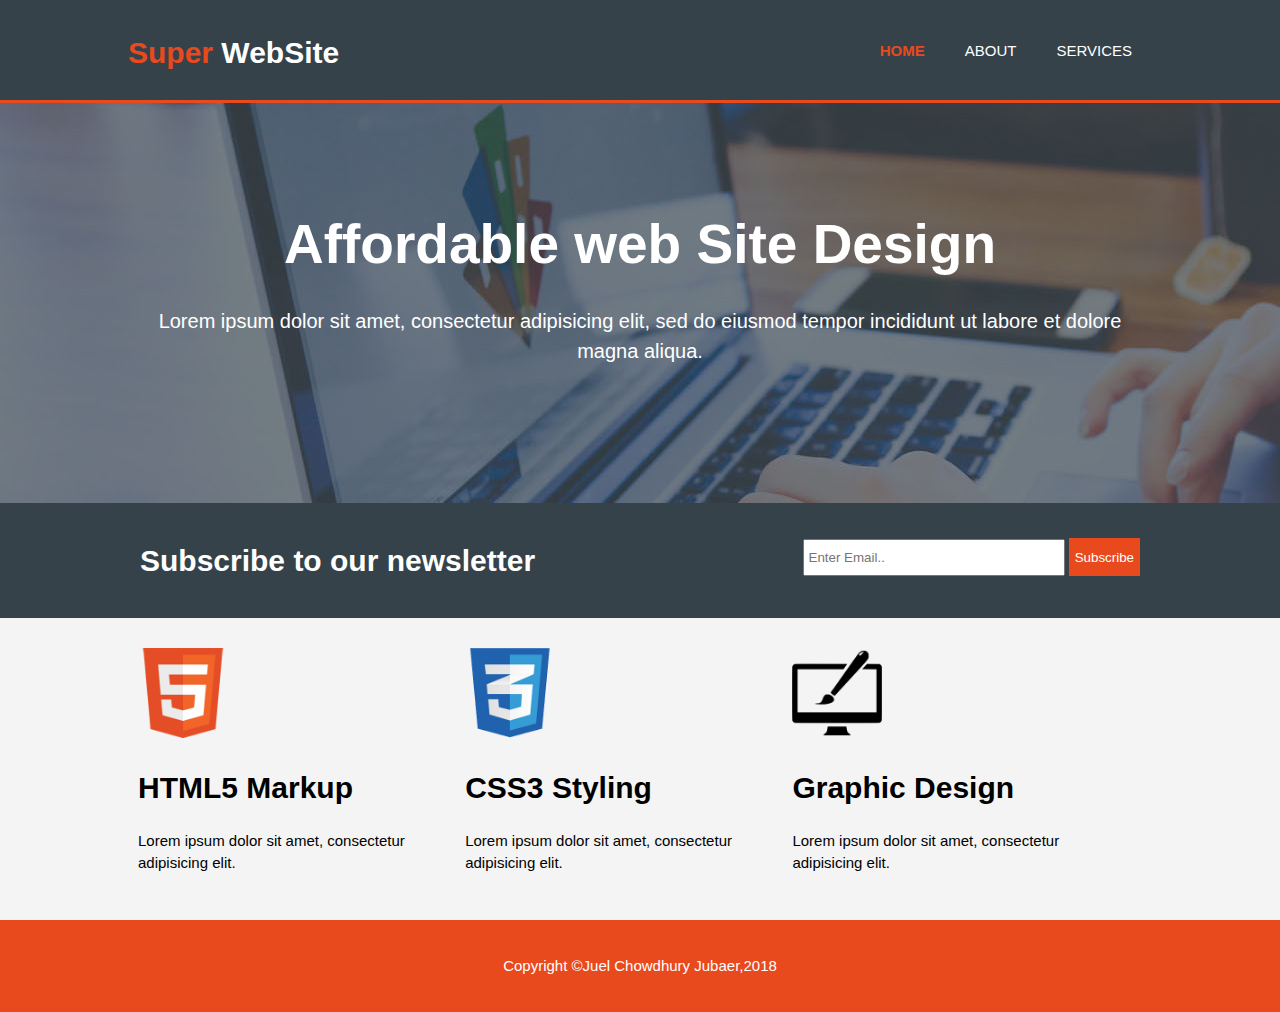
<file: acme/index.html>
<!DOCTYPE html>
<html>
<head>
	<meta charset="utf-8" />
	<meta name="viewport" content="width=device-width, initial-scale=1.0">
	<meta name="description" content="My web site">
	<meta name="keywords" content="web site, web guide">
	<meta name="author" content="Juel Chowdhury">
	<title>My Website|Home</title>
	<link rel="stylesheet" type="text/css" href="css/style.css">
</head>
<body>
	<header>
		<div class="container">
			<div id="branding">
				<h1><span class="highlight">Super</span> WebSite</h1>
			</div>
			<nav>
				<ul>
					<li class="current"><a href="index.html">Home</a></li>
					<li><a href="about.html">About</a></li>
					<li><a href="services.html">Services</a></li>
				</ul>
			</nav>
		</div>
	</header>

	<section id="showcase">
		<div class="container">
			<h1>Affordable web Site Design</h1>
			<p>Lorem ipsum dolor sit amet, consectetur adipisicing elit, sed do eiusmod
			tempor incididunt ut labore et dolore magna aliqua.</p>
		</div>
	</section>

	<section id="newsletter">
		<div class="container">
			<h1>Subscribe to our newsletter</h1>
			<form action="" method="post">
				<input type="email" placeholder="Enter Email.." />
				<input type="submit" class="button-1" value="Subscribe" />
			</form>
		</div>
	</section>

	<section id="boxes">
		<div class="container">
			<div class="box">
				<img src="img/news_html.png">
				<h1>HTML5 Markup</h1>
				<p>Lorem ipsum dolor sit amet, consectetur adipisicing elit.</p>
			</div>
			<div class="box">
				<img src="img/news_css.jpg">
				<h1>CSS3 Styling</h1>
				<p>Lorem ipsum dolor sit amet, consectetur adipisicing elit.</p>
			</div>
			<div class="box">
				<img src="img/news_graphic.png">
				<h1>Graphic Design</h1>
				<p>Lorem ipsum dolor sit amet, consectetur adipisicing elit.</p>
			</div>
		</div>
	</section>

	<footer>
		<div class="container">
			<p>Copyright &copy;Juel Chowdhury Jubaer,2018</p>
		</div>
	</footer>
</body>
</html>
</file>
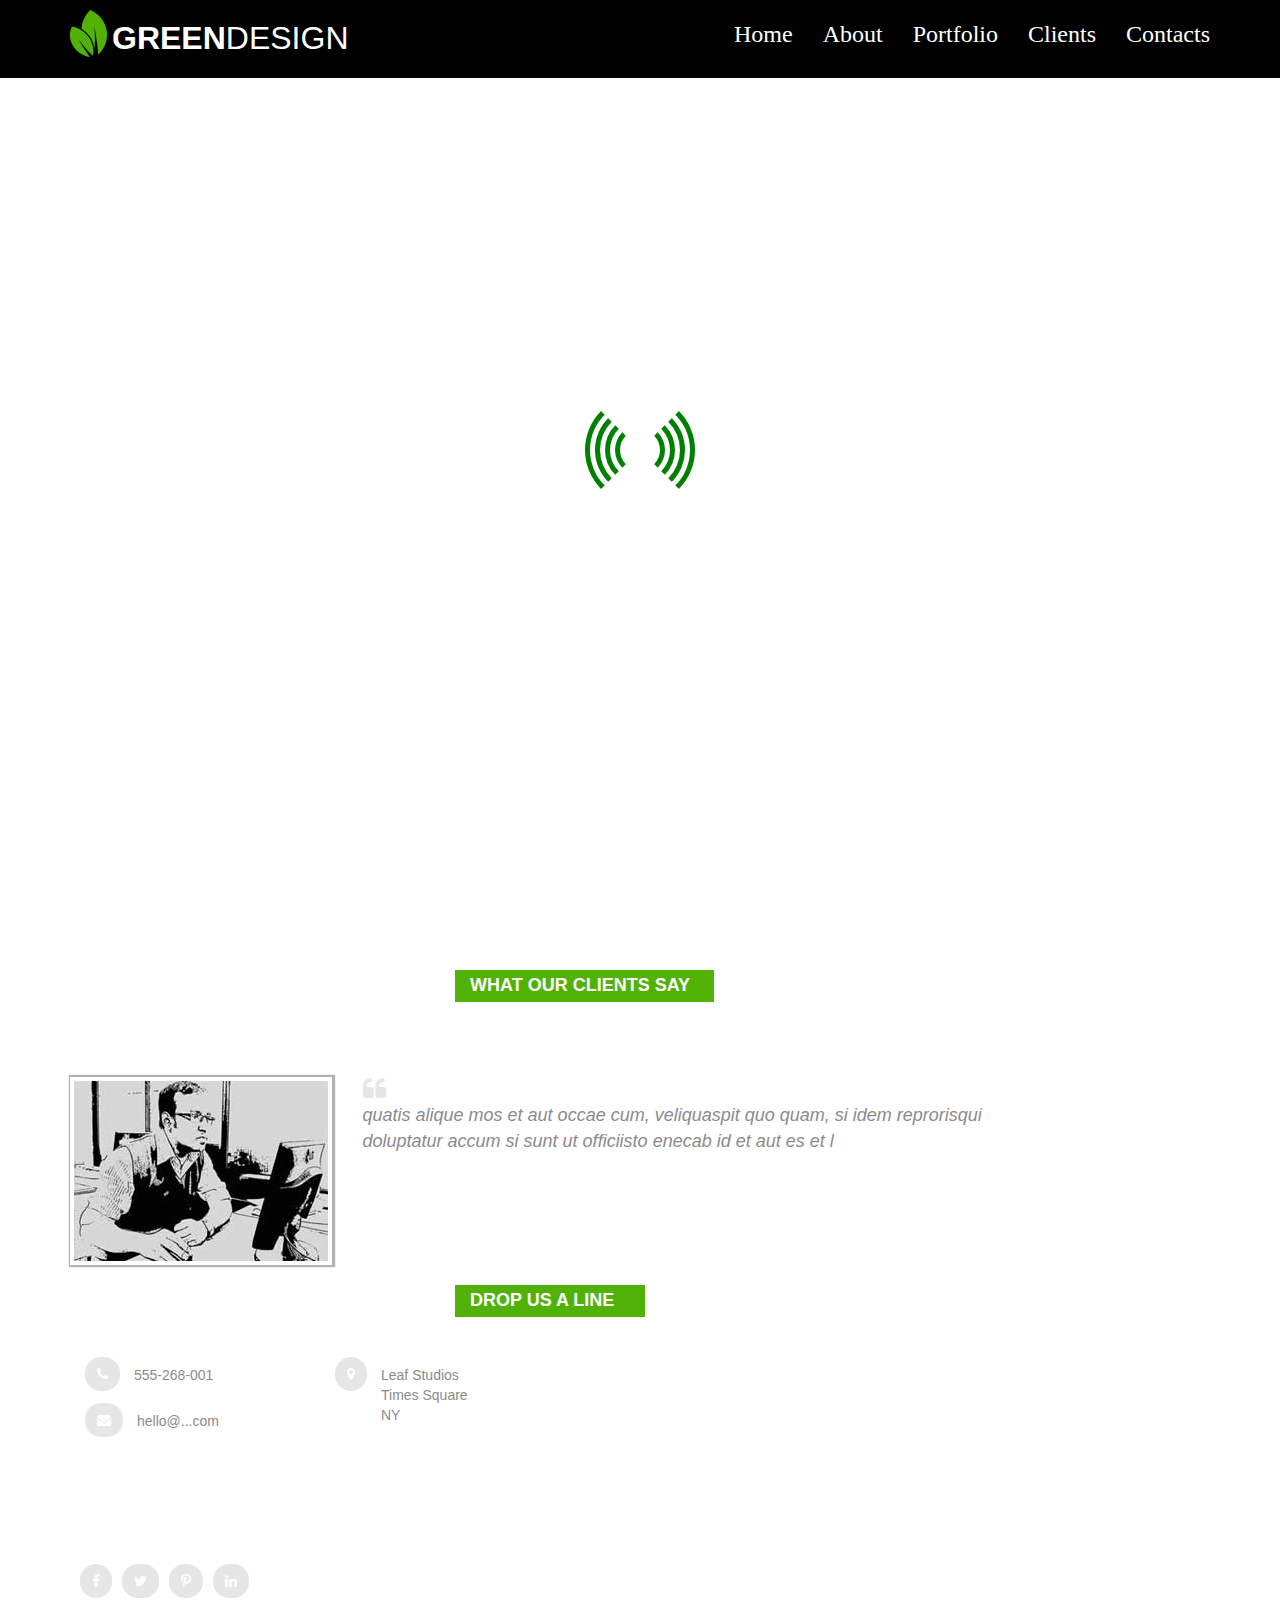
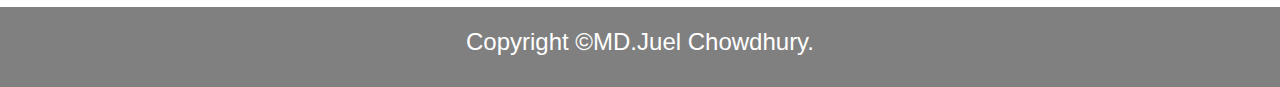
<file: Green Design/index.html>
<!doctype html>
<html class="no-js" lang="">
    <head>
        <meta charset="utf-8">
        <meta http-equiv="x-ua-compatible" content="ie=edge">
        <title>A webpage</title>
        <meta name="description" content="">
        <meta name="viewport" content="width=device-width, initial-scale=1">

        <link rel="apple-touch-icon" href="apple-touch-icon.png">
        <!-- Place favicon.ico in the root directory -->

        <link rel="stylesheet" href="css/font-awesome.min.css">
        <link rel="stylesheet" href="css/bootstrap.css">
        <link rel="stylesheet" href="css/normalize.css">
        <link rel="stylesheet" href="css/page_loader.css">
        <link rel="stylesheet" href="css/main.css">
        <script src="js/vendor/modernizr-2.8.3.min.js"></script>
    </head>
    <body>
        <!--[if lt IE 8]>
            <p class="browserupgrade">You are using an <strong>outdated</strong> browser. Please <a href="http://browsehappy.com/">upgrade your browser</a> to improve your experience.</p>
        <![endif]-->

        <!-- Add your site or application content here -->
<div id="loading">
<div id="loading-center">
<div id="loading-center-absolute">
<div class="object" id="object_four"></div>
<div class="object" id="object_three"></div>
<div class="object" id="object_two"></div>
<div class="object" id="object_one"></div>

</div>
</div>
 
</div>
        
        <header class='headsection'>
            <div class="container">
                <nav class="navbar navbar-default navbar-fixed-top">
                <div class="container">
                <!-- Brand and toggle get grouped for better mobile display -->
                <div class="navbar-header">
                  <button type="button" class="navbar-toggle collapsed" data-toggle="collapse" data-target="#bs-example-navbar-collapse-1" aria-expanded="false">
                    <span class="sr-only">Toggle navigation</span>
                    <span class="icon-bar"></span>
                    <span class="icon-bar"></span>
                    <span class="icon-bar"></span>
                  </button>
                  <div class="logosection">
                      <img src="img/logo.png" alt="Logo">
                      <h1><span>Green</span>Design</h1>
                  </div>
                </div>

                <!-- Collect the nav links, forms, and other content for toggling -->
                <div class="collapse navbar-collapse" id="bs-example-navbar-collapse-1">
                  <ul class="nav navbar-nav navbar-right">
                    <li><a href="#">Home</a></li>
                    <li><a href="#">About</a></li>
                    <li><a href="#">Portfolio</a></li>
                    <li><a href="#">Clients</a></li>
                    <li><a href="#">Contacts</a></li>
                  </ul>
                </div><!-- /.navbar-collapse -->
                </div>
            </nav>
            </div>
        </header>
        <section class="bannersection">
            <div class="container">
                <div class="banner">
                    <h2>We know web design</h2>
                    <p>With over 15 years experience you can be sure your website is in safe hands</p>
                    <button class="btn btn-default">View our work</button>
                </div>
            </div>
        </section>
        <section class="servicesection">
            <div class="container">
                <div class="service">
                    <div class="row">
                        <div class="col-md-4">
                            <i class="fa fa-desktop" aria-hidden="true"></i>
                            <h2>Web design</h2>
                            <p>quatis alique mos et aut occae cum, veliquaspit quo quam, si idem reprorisqui doluptatur accum si sunt ut officiisto enecab id et aut es et laboribusam endi rerum as minullorent officiatum non cuscium quuntem</p>
                        </div>
                        <div class="col-md-4">
                            <i class="fa fa-shopping-basket" aria-hidden="true"></i>
                            <h2>E-commerce</h2>
                            <p>quatis alique mos et aut occae cum, veliquaspit quo quam, si idem reprorisqui doluptatur accum si sunt ut officiisto enecab id et aut es et laboribusam endi rerum as minullorent officiatum non cuscium quuntem</p>
                        </div>
                        <div class="col-md-4">
                            <i class="fa fa-clock-o" aria-hidden="true"></i>
                            <h2>SEO</h2>
                            <p>quatis alique mos et aut occae cum, veliquaspit quo quam, si idem reprorisqui doluptatur accum si sunt ut officiisto enecab id et aut es et laboribusam endi rerum as minullorent officiatum non cuscium quuntem</p>
                        </div>
                    </div>
                </div>
            </div>
        </section>
        <section class="testimonialsection">
            <div class="container">
                <div class="testimonial">
                    <h2>What our clients say</h2>
                    <div class="row content">
                        <div class="col-md-3">
                            <img src="img/client1.jpg" alt="Client">
                        </div>
                        <div class="col-md-9">
                            <i class="fa fa-quote-left" aria-hidden="true"></i>
                            <p>quatis alique mos et aut occae cum, veliquaspit quo quam, si idem reprorisqui doluptatur accum si sunt ut officiisto enecab id et aut es et l</p>
                        </div>
                    </div>  
                    <h3>Drop us a line</h3>
                </div>
            </div>
        </section>
        <section class="socialsection">
            <div class="container">
                <div class="row">
                    <div class="col-md-8 contact">
                            <div class="col-md-4">
                                <div class="phone">
                                    <i class="fa fa-phone" aria-hidden="true"></i>
                                    <p>555-268-001</p>
                                </div>
                                <div class="message">
                                    <i class="fa fa-envelope" aria-hidden="true"></i>
                                    <p>hello@...com</p>
                                </div>
                            </div>
                            <div class="col-md-8 location">
                                <i class="fa fa-map-marker" aria-hidden="true"></i>
                                <p>Leaf Studios<br/>
                                    Times Square<br/>
                                    NY
                                </p>
                            </div>
                            <div class="social_button">
                                <i class="fa fa-facebook" aria-hidden="true"></i>
                                <i class="fa fa-twitter" aria-hidden="true"></i>
                                <i class="fa fa-pinterest-p" aria-hidden="true"></i>
                                <i class="fa fa-linkedin" aria-hidden="true"></i>
                            </div>
                            
                        </div>
                        <div class="col-md-4">
                            <div id="map"></div>
                        </div>
                    </div>
                    
                </div>

        </section>

        <footer>
            <div class="container">
                <p>Copyright &copy;MD.Juel Chowdhury.</p>
            </div>
        </footer>
        <div class="scrollToUp" id="scrollToUp">
            <i class="fa fa-arrow-circle-up" aria-hidden="true"></i>
        </div>

        <script src="https://code.jquery.com/jquery-1.12.0.min.js"></script>
        <script>window.jQuery || document.write('<script src="js/vendor/jquery-1.12.0.min.js"><\/script>')</script>
         <script src="http://maps.google.com/maps/api/js"></script>
         <script src="js/gmaps.js"></script>
        <script src="js/bootstrap.min.js"></script>
        <script src="js/plugins.js"></script>
        <script src="js/main.js"></script>

        <!-- Google Analytics: change UA-XXXXX-X to be your site's ID. -->
        <script>
            (function(b,o,i,l,e,r){b.GoogleAnalyticsObject=l;b[l]||(b[l]=
            function(){(b[l].q=b[l].q||[]).push(arguments)});b[l].l=+new Date;
            e=o.createElement(i);r=o.getElementsByTagName(i)[0];
            e.src='https://www.google-analytics.com/analytics.js';
            r.parentNode.insertBefore(e,r)}(window,document,'script','ga'));
            ga('create','UA-XXXXX-X','auto');ga('send','pageview');
        </script>

        <script type="text/javascript">

        //scroll function
        $(window).scroll(function(){
            if($(this).scrollTop()>300){
                $('#scrollToUp').fadeIn();
            }
            else{
                $('#scrollToUp').fadeOut();
            }
        });

        $('#scrollToUp').click(function(){
            $("html, body").animate({
                scrollTop:0},500);
        })




        var map;
        $(document).ready(function(){
          map = new GMaps({
            el: '#map',
            zoom: 16,
            lat: 42.2285893,
            lng: -76.6590314,
            scrollwheel:false,
            click: function(e){
              alert('click');
            },
            dragend: function(e){
              alert('dragend');
            }
          });
        });
  </script>
    </body>
</html>
</file>
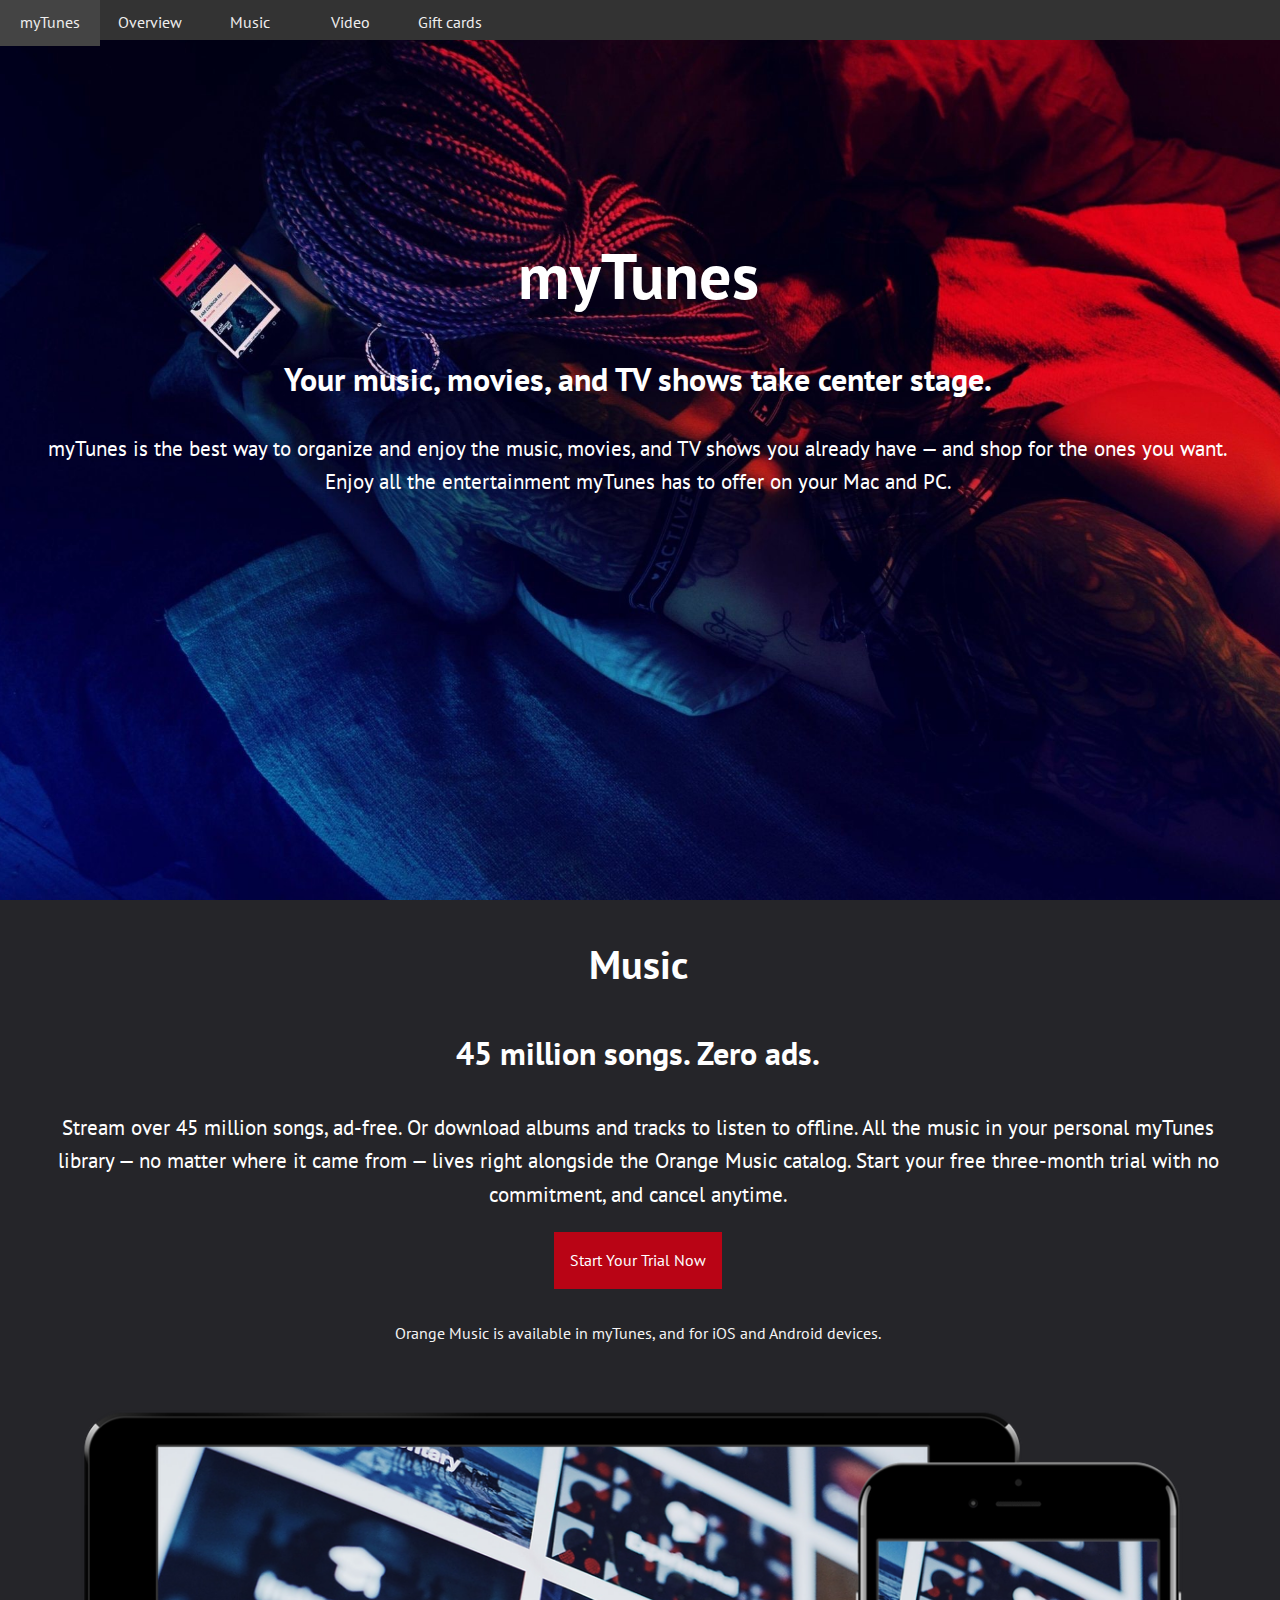
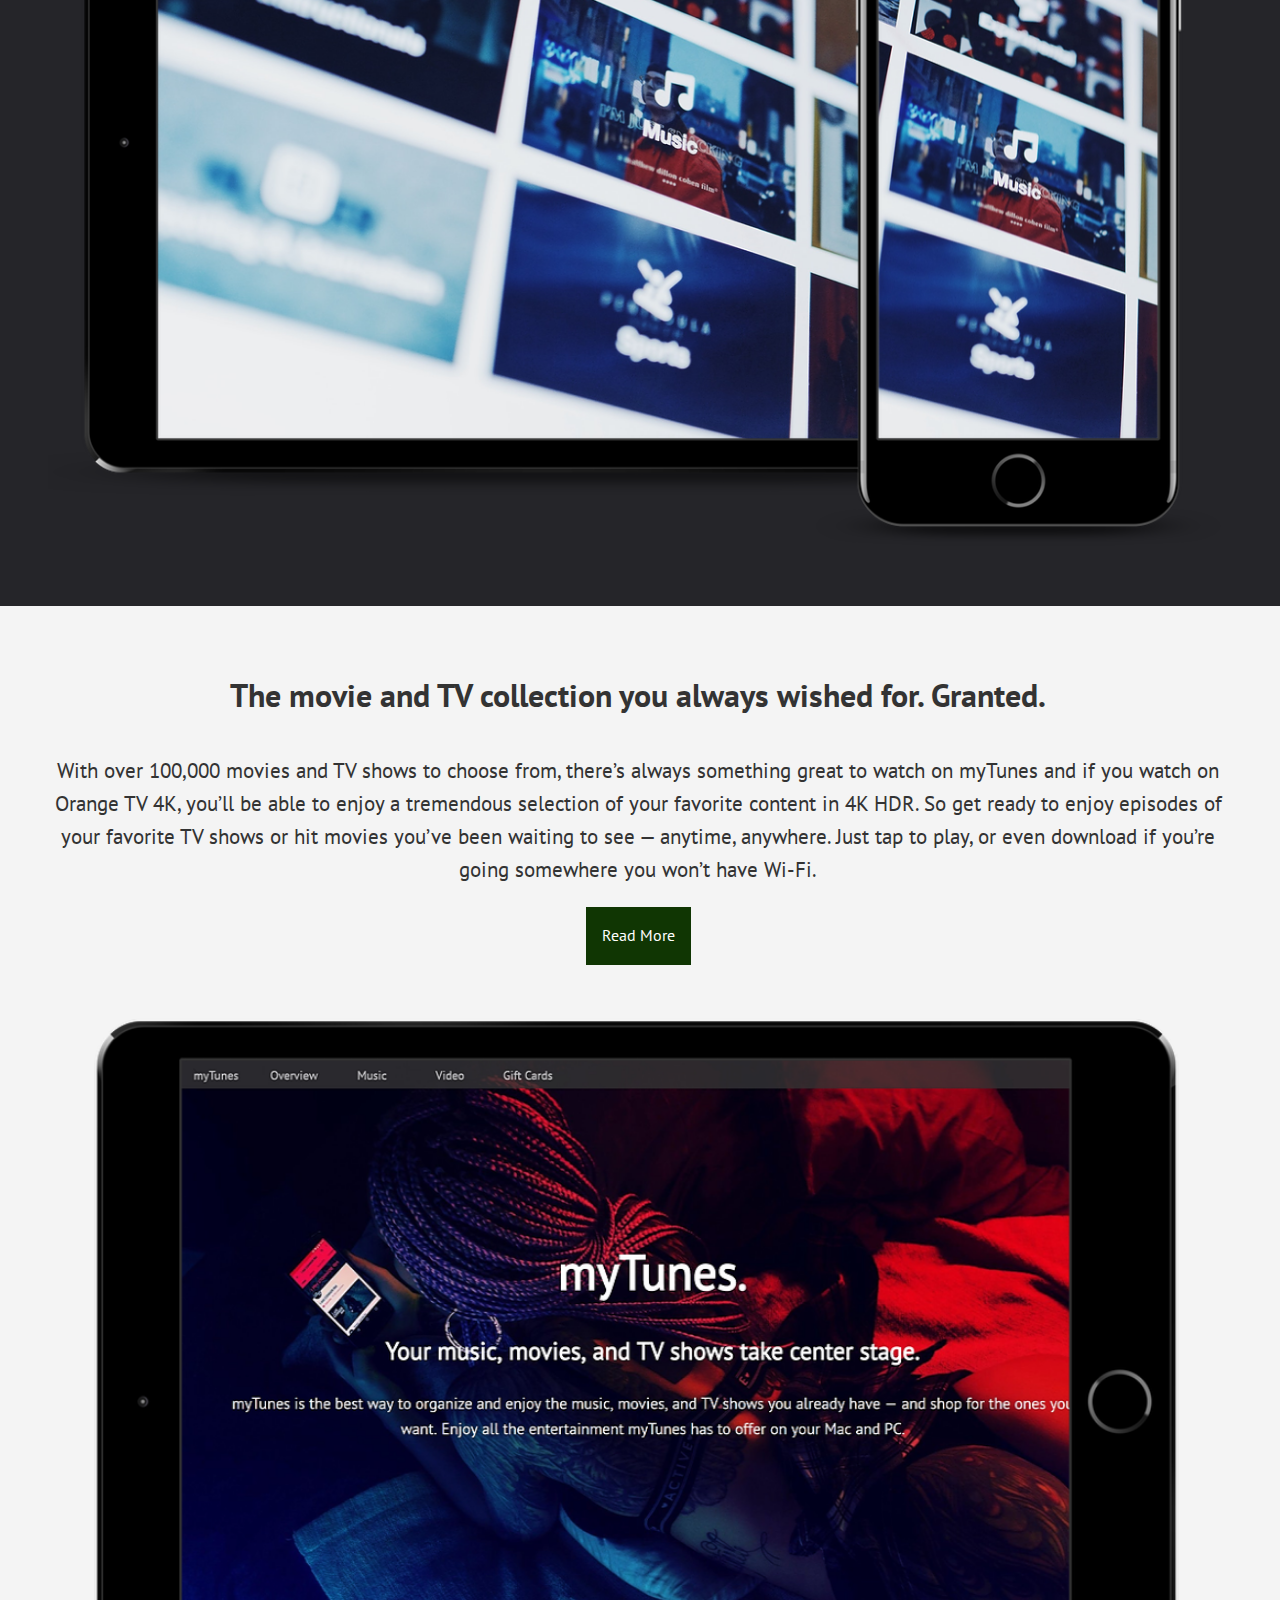
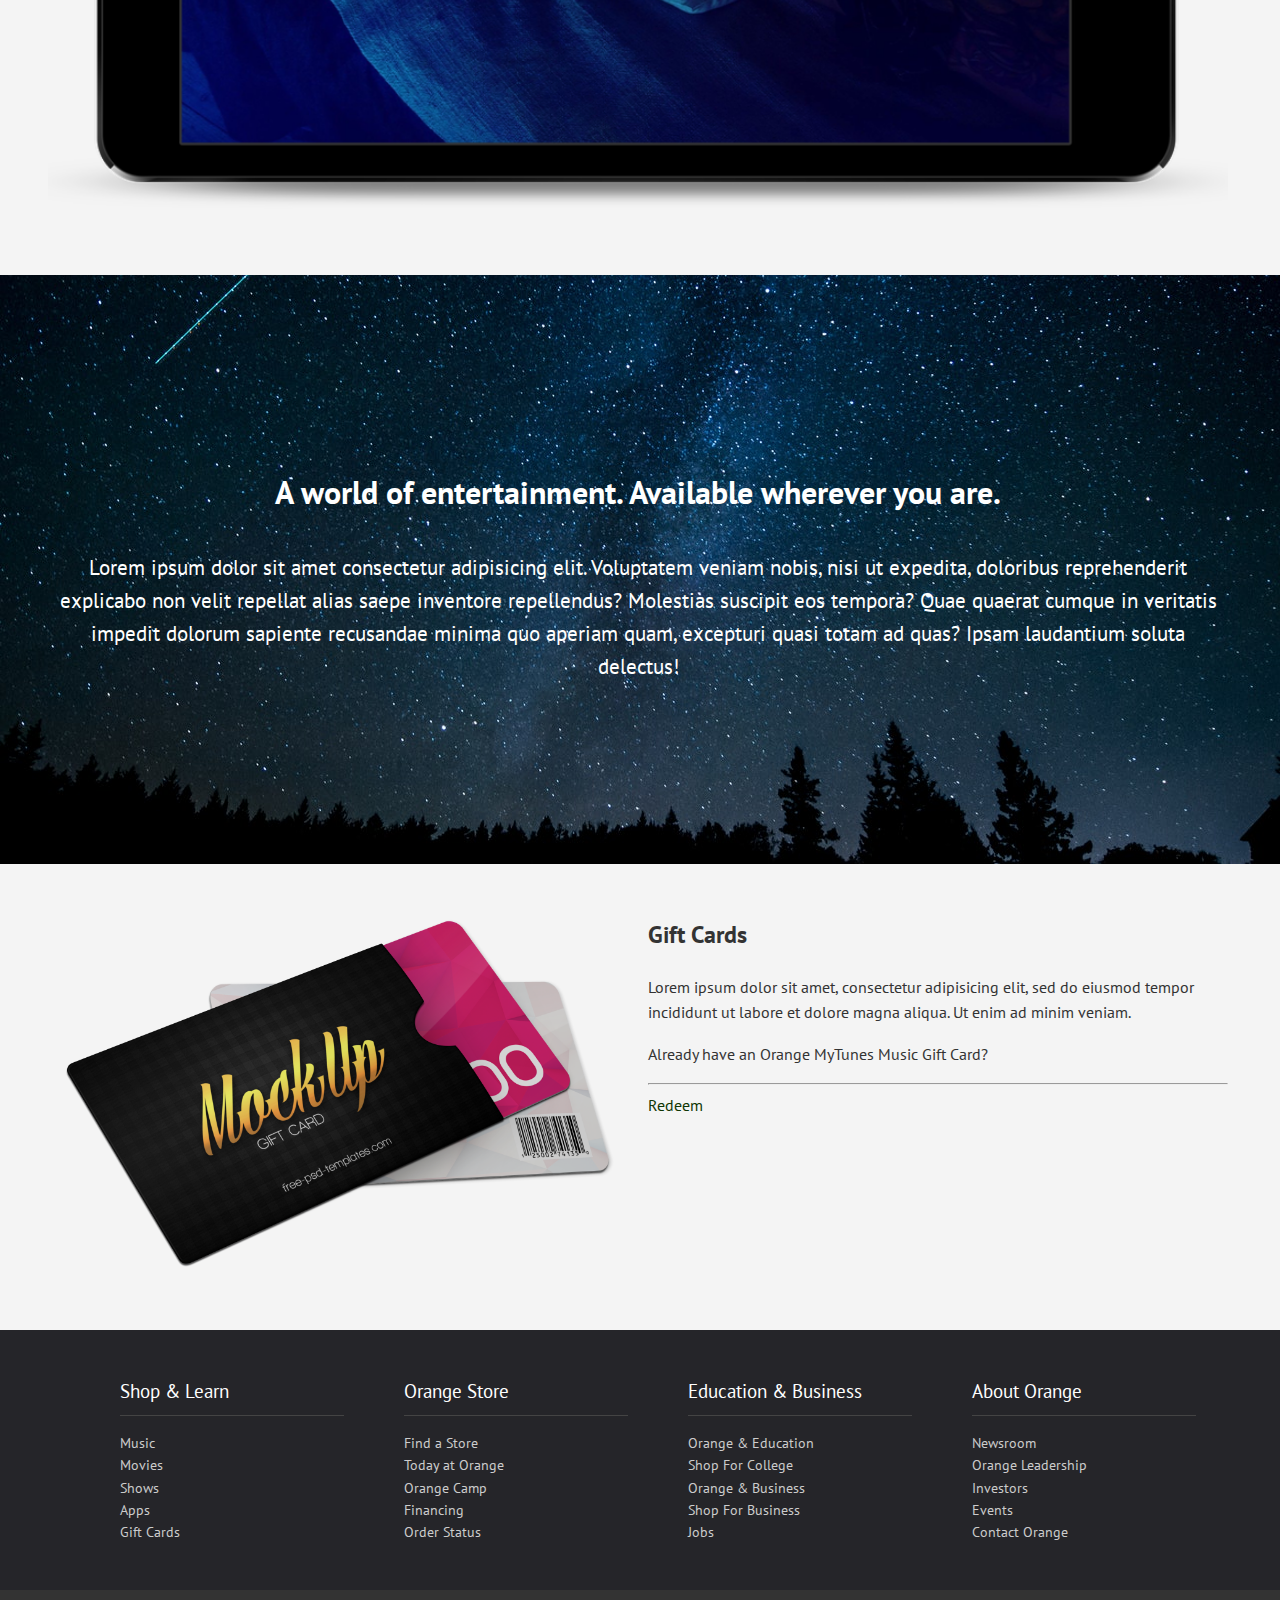
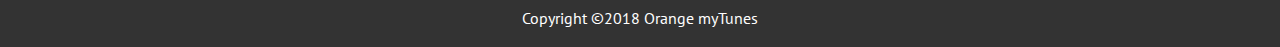
<file: Mytunes/index.html>
<!DOCTYPE html>
<html>
<head>
	<title>Mytunes</title>
	<link rel="stylesheet" href="https://use.fontawesome.com/releases/v5.5.0/css/all.css" integrity="sha384-B4dIYHKNBt8Bc12p+WXckhzcICo0wtJAoU8YZTY5qE0Id1GSseTk6S+L3BlXeVIU" crossorigin="anonymous">
	<link rel="shortcut icon" type="image/x-icon" href="favicon.ico">
	<link rel="stylesheet" type="text/css" href="css/style.css">
</head>
<body>
<!-- Showcase & Nav -->
<div id="showcase">
	<header>
		<nav class='cf'>
  <ul class='cf'>
    <li class="hide-on-small">
      <a href='#showcase'>myTunes</a>
    </li>
    <li>
      <a href='#showcase'>Overview</a>
    </li>
    <li>
      <a href='#music'>Music</a>
    </li>
    <li>
      <a href='#video'>Video</a>
    </li>
    <li>
      <a href='#gift-cards'>Gift cards</a>
    </li>
  </ul>
  <a href='#' id='openup'>myTunes</a>
</nav>
	</header>
	<div class="section-main container">
		<h1>myTunes</h1>
		<h2>Your music, movies, and TV shows take center stage.</h2>
		<p class="lead hide-on-small">myTunes is the best way to organize and enjoy the music, movies, and TV shows you already have — and shop for the ones you want. Enjoy all the entertainment myTunes has to offer on your Mac and PC. </p>
	</div>
</div>
<!-- Music section-->
<section id="music" class="section">
	<div class="container">
		<h2 class="section-head">
			<i class="fas fa-music"></i>Music
		</h2>
		<h3>45 million songs. Zero ads.</h3>
		<p class="lead">Stream over 45 million songs, ad-free. Or download albums and tracks to listen to offline. All the music in your personal myTunes library — no matter where it came from — lives right alongside the Orange Music catalog. Start your free three-month trial with no commitment, and cancel anytime.</p>
		<a href="#" class="btn btn-primary mb">Start Your Trial Now</a>
		<p class="text-light">Orange Music is available in myTunes, and for iOS and Android devices.</p>
		<img src="img/mockup1.png">
	</div>
</section>
<!-- Video section-->
<section id="video" class="section bg-light">
	<div class="container">
		<h3>The movie and TV collection you always wished for. Granted.</h3>
		<p class="lead">With over 100,000 movies and TV shows to choose from, there’s always something great to watch on myTunes and if you watch on Orange TV 4K, you’ll be able to enjoy a tremendous selection of your favorite content in 4K HDR. So get ready to enjoy episodes of your favorite TV shows or hit movies you’ve been waiting to see — anytime, anywhere. Just tap to play, or even download if you’re going somewhere you won’t have Wi-Fi.</p>
		<a class="btn btn-secondary">Read More</a>
		<img src="img/mockup2.png">
	</div>
</section>
<!-- Entertainment section-->
<section id="entertainment" class="section">
	<div class="container">
		<h3>A world of entertainment. Available wherever you are.</h3>
		<p class="lead">
			Lorem ipsum dolor sit amet consectetur adipisicing elit. Voluptatem veniam nobis, nisi ut expedita, doloribus reprehenderit explicabo non velit repellat alias saepe inventore repellendus? Molestias suscipit eos tempora? Quae quaerat cumque in veritatis impedit dolorum sapiente recusandae minima quo aperiam quam, excepturi quasi totam ad quas? Ipsam laudantium soluta delectus!
		</p>
	</div>
</section>
<!-- Giftcard section-->
<section id="gift-cards" class="section bg-light">
	<div class="container">
		<div class="gift-cards">
			<div>
				<img src="img/cards.png">
			</div>
			<div>
				<h2>Gift Cards</h2>
				<p>Lorem ipsum dolor sit amet, consectetur adipisicing elit, sed do eiusmod
				tempor incididunt ut labore et dolore magna aliqua. Ut enim ad minim veniam.</p>
				<p>Already have an Orange MyTunes Music Gift Card?</p>
				<hr>
				<a href="#" class="text-secondary">
					<i class="fas fa-chevron-right"></i>Redeem
				</a>
			</div>
		</div>
	</div>
</section>
<!-- Footer section-->
<footer>
	<div class="container">
		<div class="footer-cols">
			<ul>
				<li>Shop & Learn</li>
				<li>
					<a href="#">Music</a>
				</li>
				<li>
					<a href="#">Movies</a>
				</li>
				<li>
					<a href="#">Shows</a>
				</li>
				<li>
					<a href="#">Apps</a>
				</li>
				<li>
					<a href="#">Gift Cards</a>
				</li>
			</ul>

			<ul>
				<li>Orange Store</li>
				<li>
					<a href="#">Find a Store</a>
				</li>
				<li>
					<a href="#">Today at Orange</a>
				</li>
				<li>
					<a href="#">Orange Camp</a>
				</li>
				<li>
					<a href="#">Financing</a>
				</li>
				<li>
					<a href="#">Order Status</a>
				</li>
			</ul>

			<ul>
				<li>Education & Business</li>
				<li>
					<a href="#">Orange & Education</a>
				</li>
				<li>
					<a href="#">Shop For College</a>
				</li>
				<li>
					<a href="#">Orange & Business</a>
				</li>
				<li>
					<a href="#">Shop For Business</a>
				</li>
				<li>
					<a href="#">Jobs</a>
				</li>
			</ul>

			<ul>
				<li>About Orange</li>
				<li>
					<a href="#">Newsroom</a>
				</li>
				<li>
					<a href="#">Orange Leadership</a>
				</li>
				<li>
					<a href="#">Investors</a>
				</li>
				<li>
					<a href="#">Events</a>
				</li>
				<li>
					<a href="#">Contact Orange</a>
				</li>
			</ul>
		</div>
	</div>
	<div class="footer-bottom text-center">
		Copyright &copy;2018 Orange myTunes
	</div>
</footer>
<script src="http://code.jquery.com/jquery-3.3.1.min.js" integrity="sha256-FgpCb/KJQlLNfOu91ta32o/NMZxltwRo8QtmkMRdAu8=" crossorigin="anonymous"></script>
<script type="text/javascript" src="js/main.js"></script>
</body>
</html>
</file>
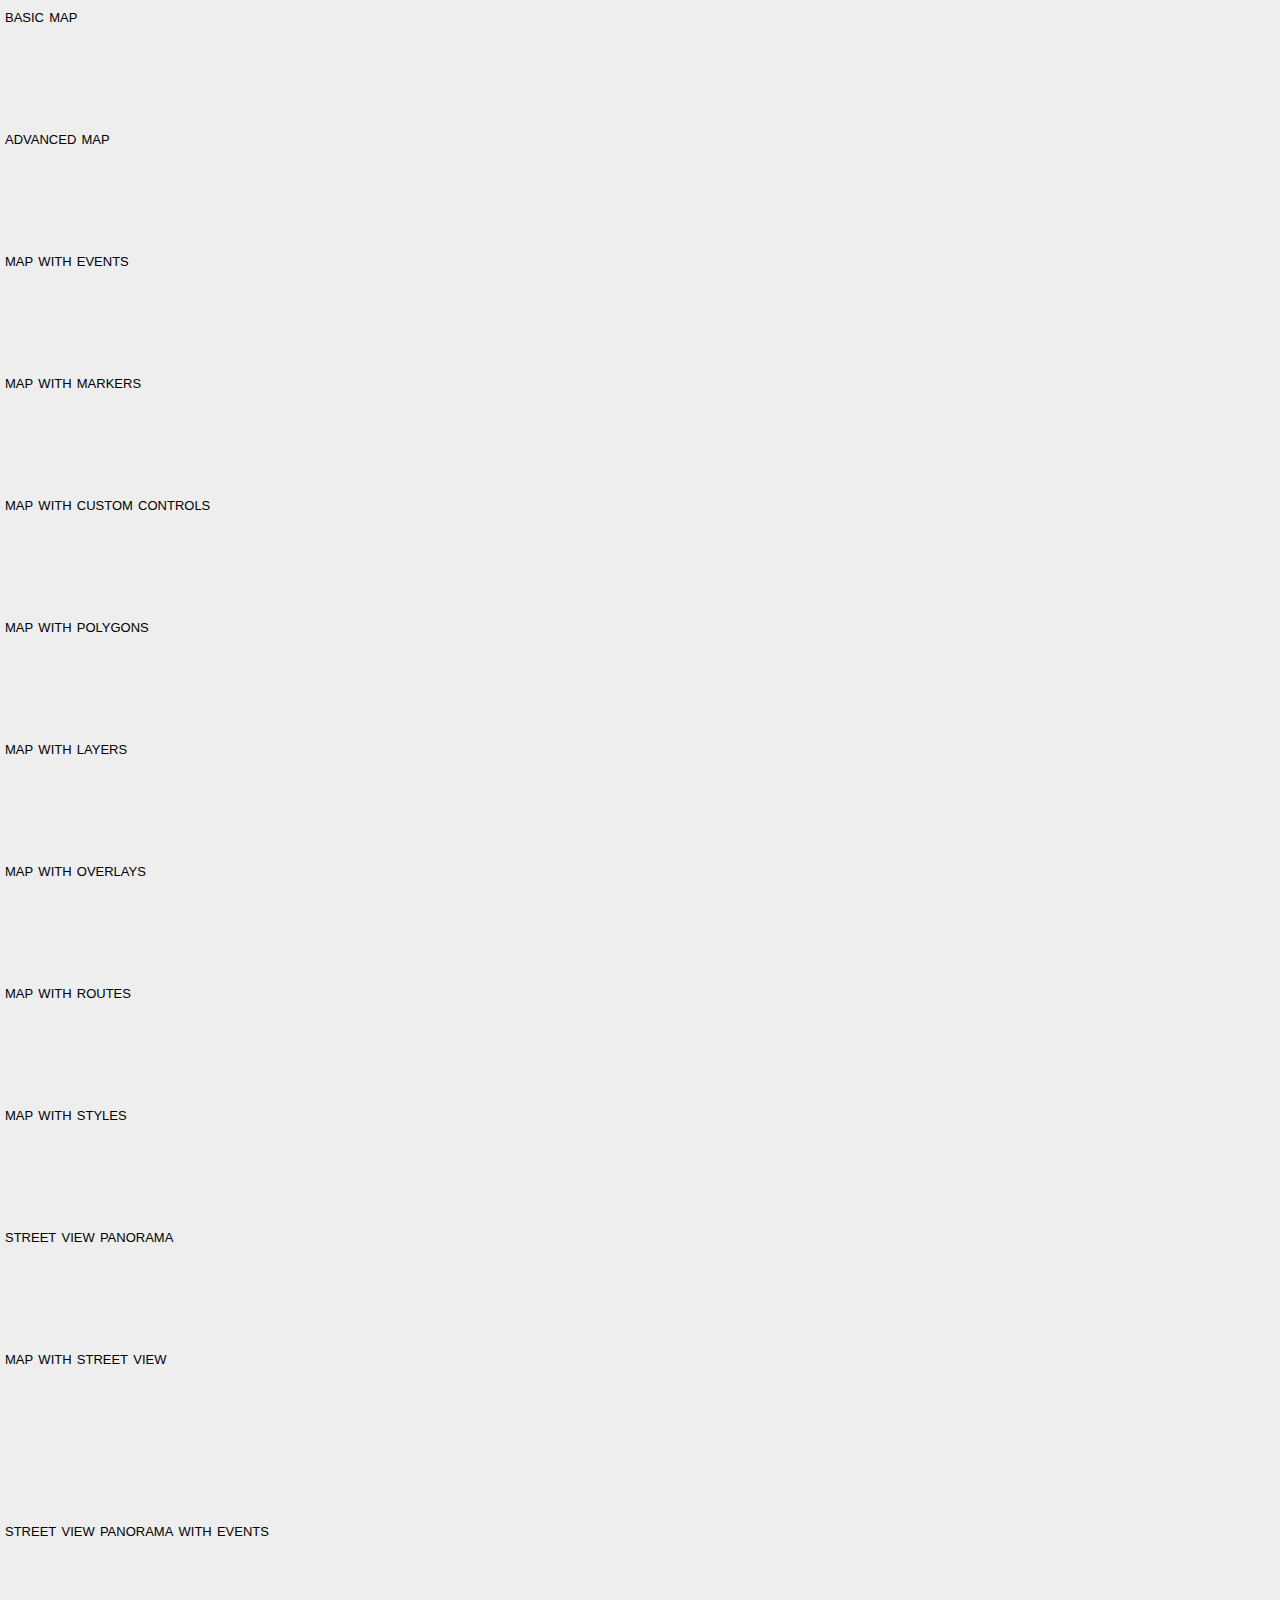
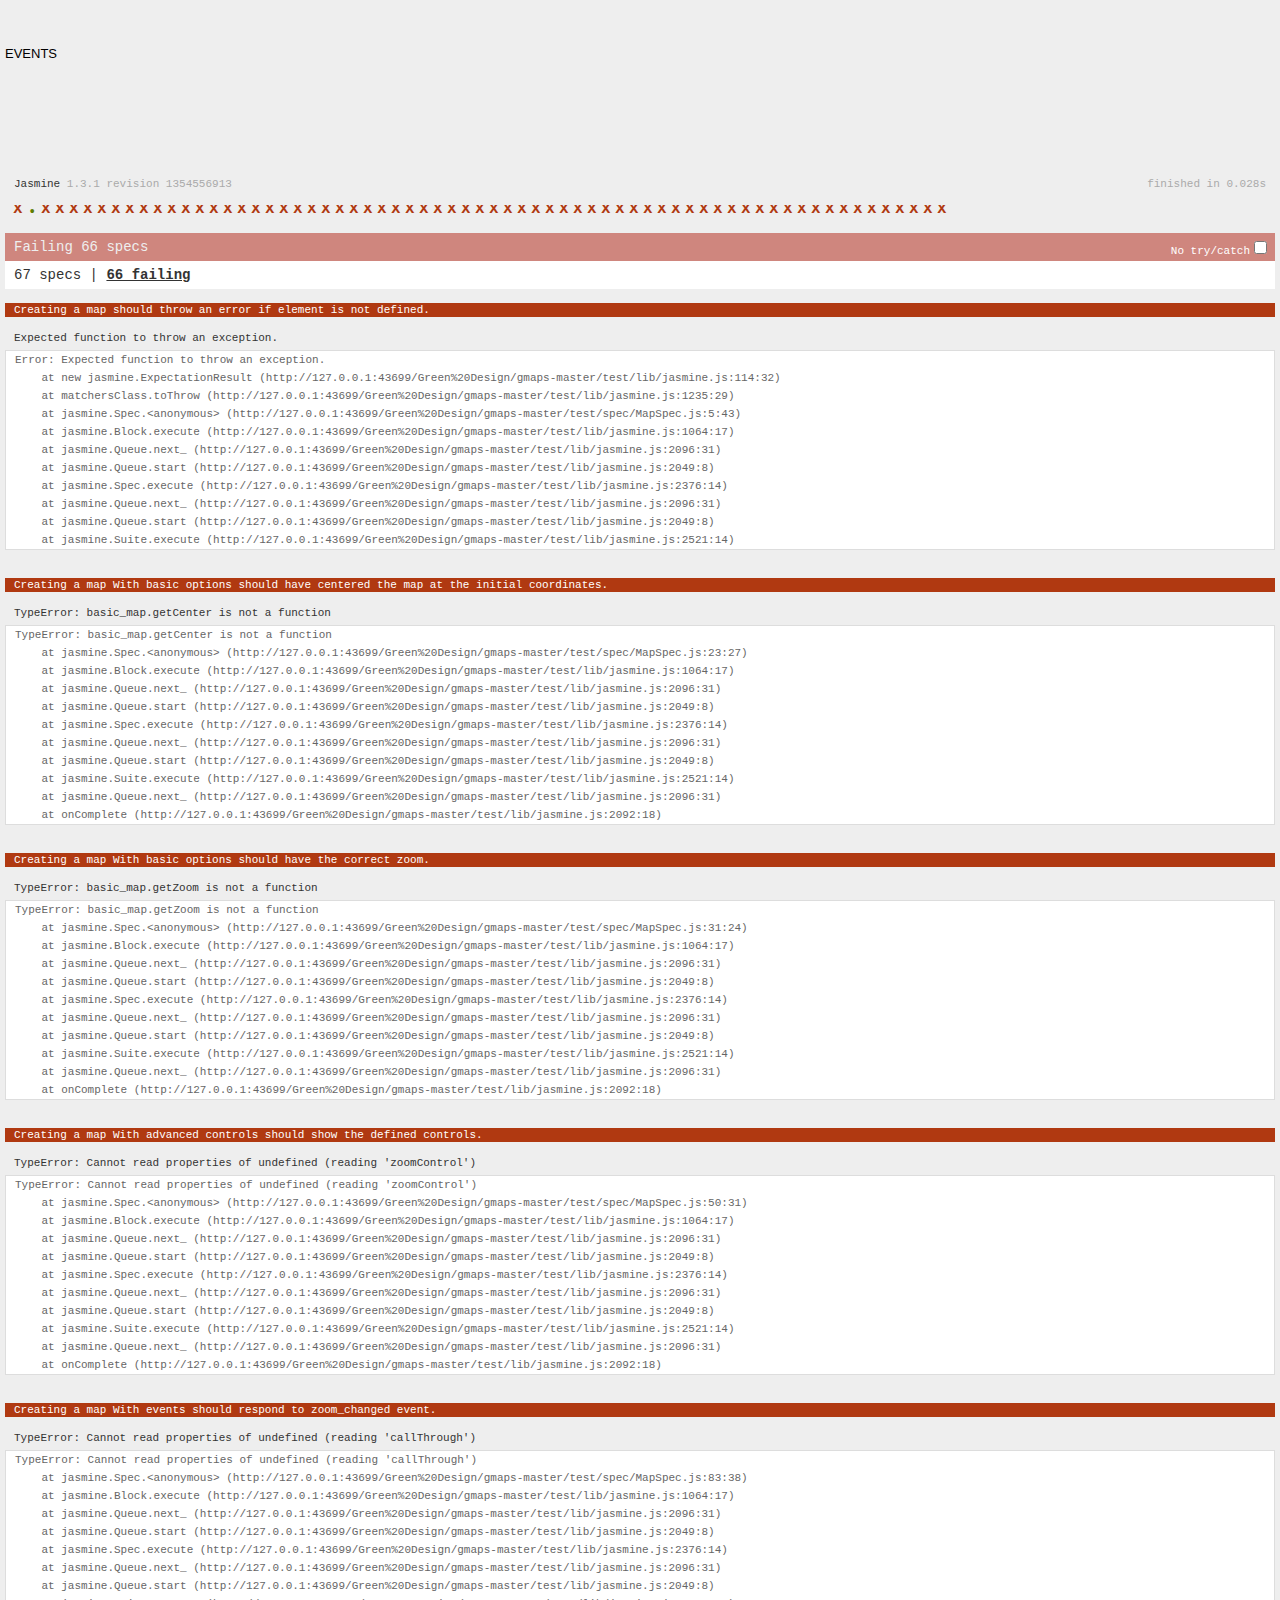
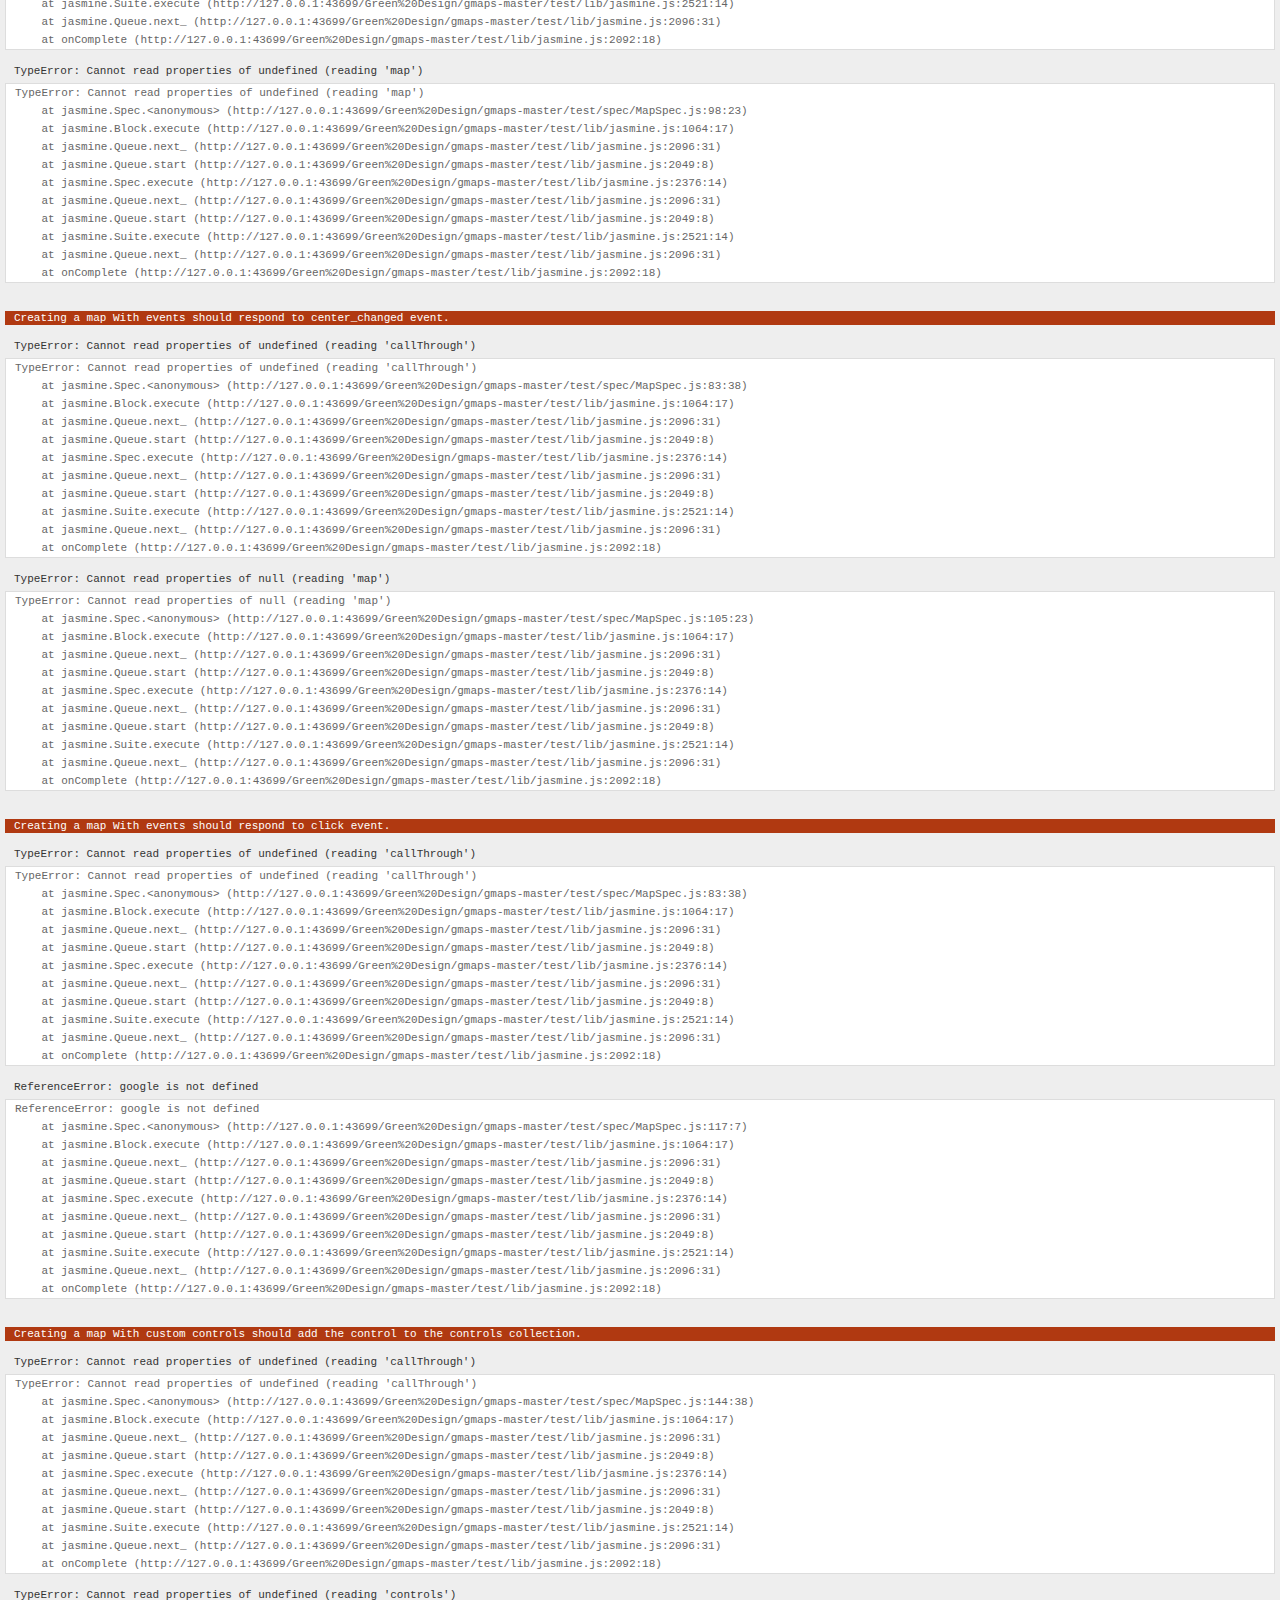
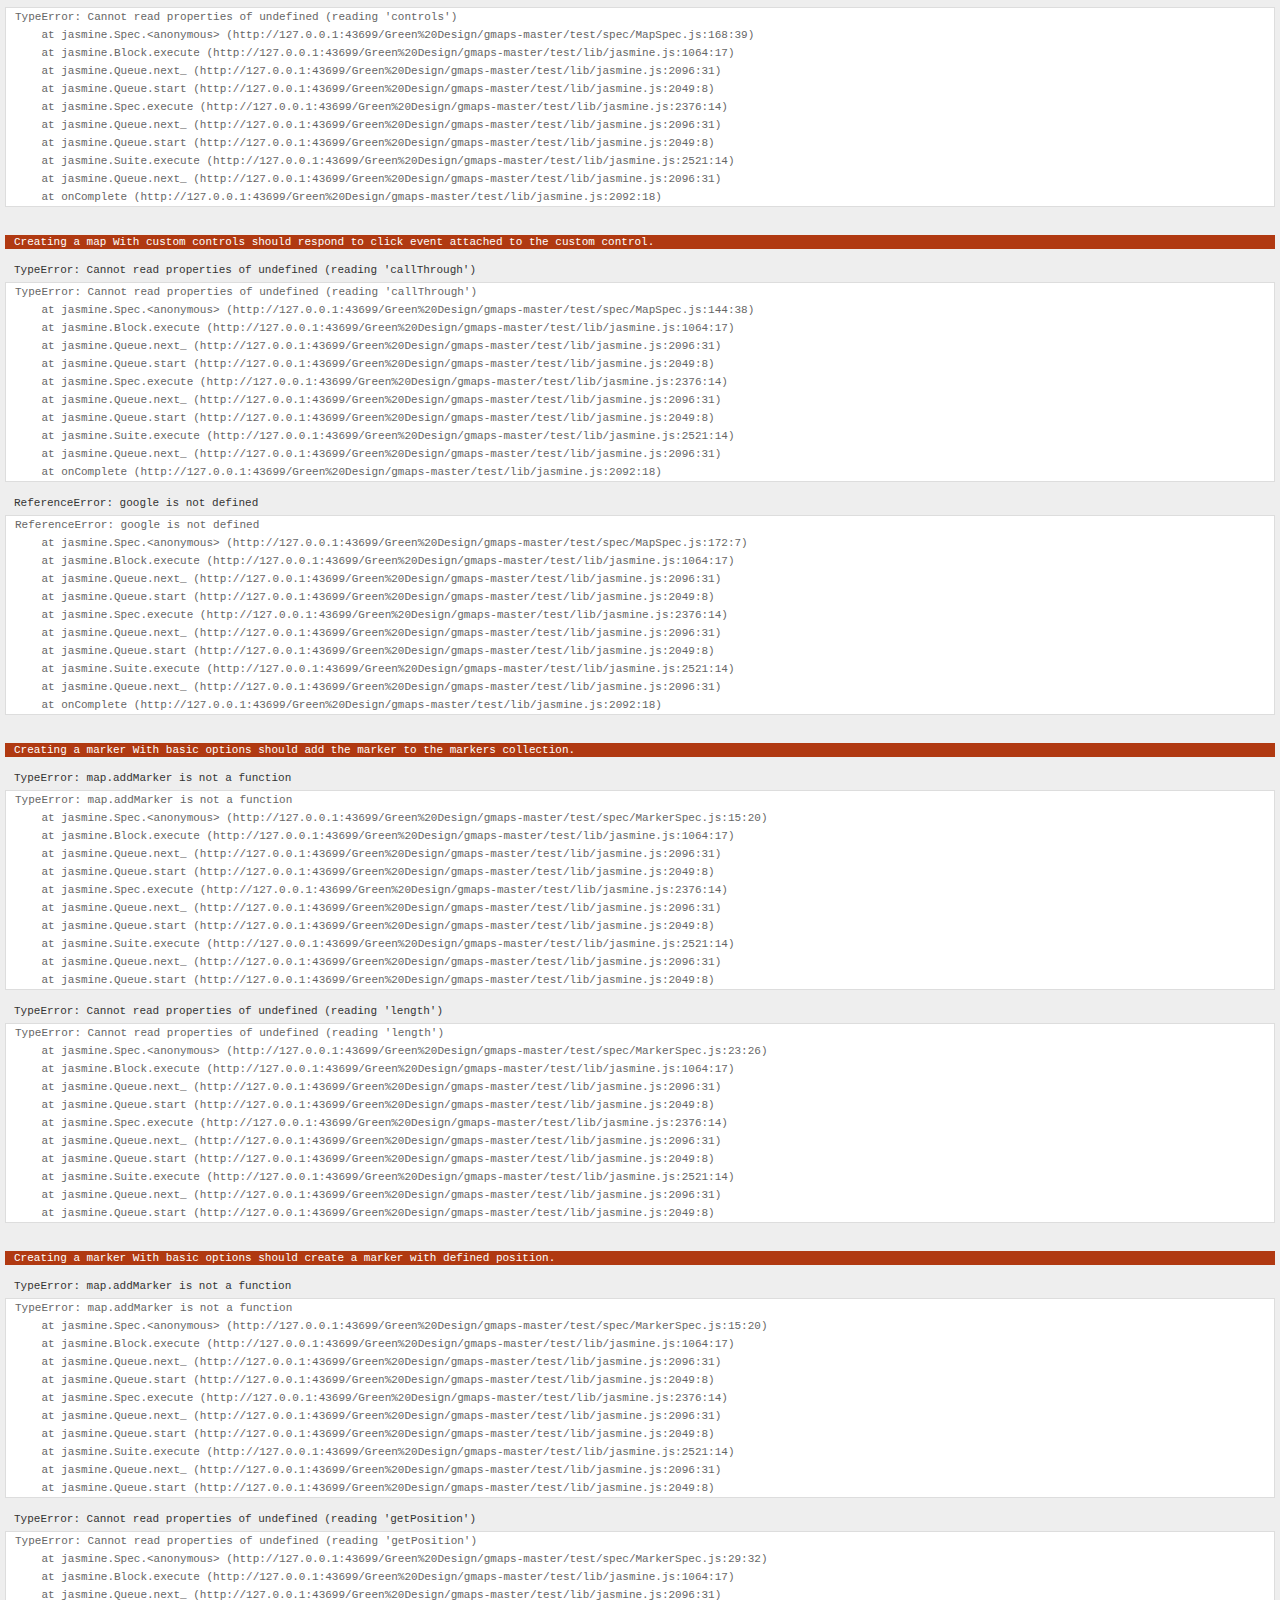
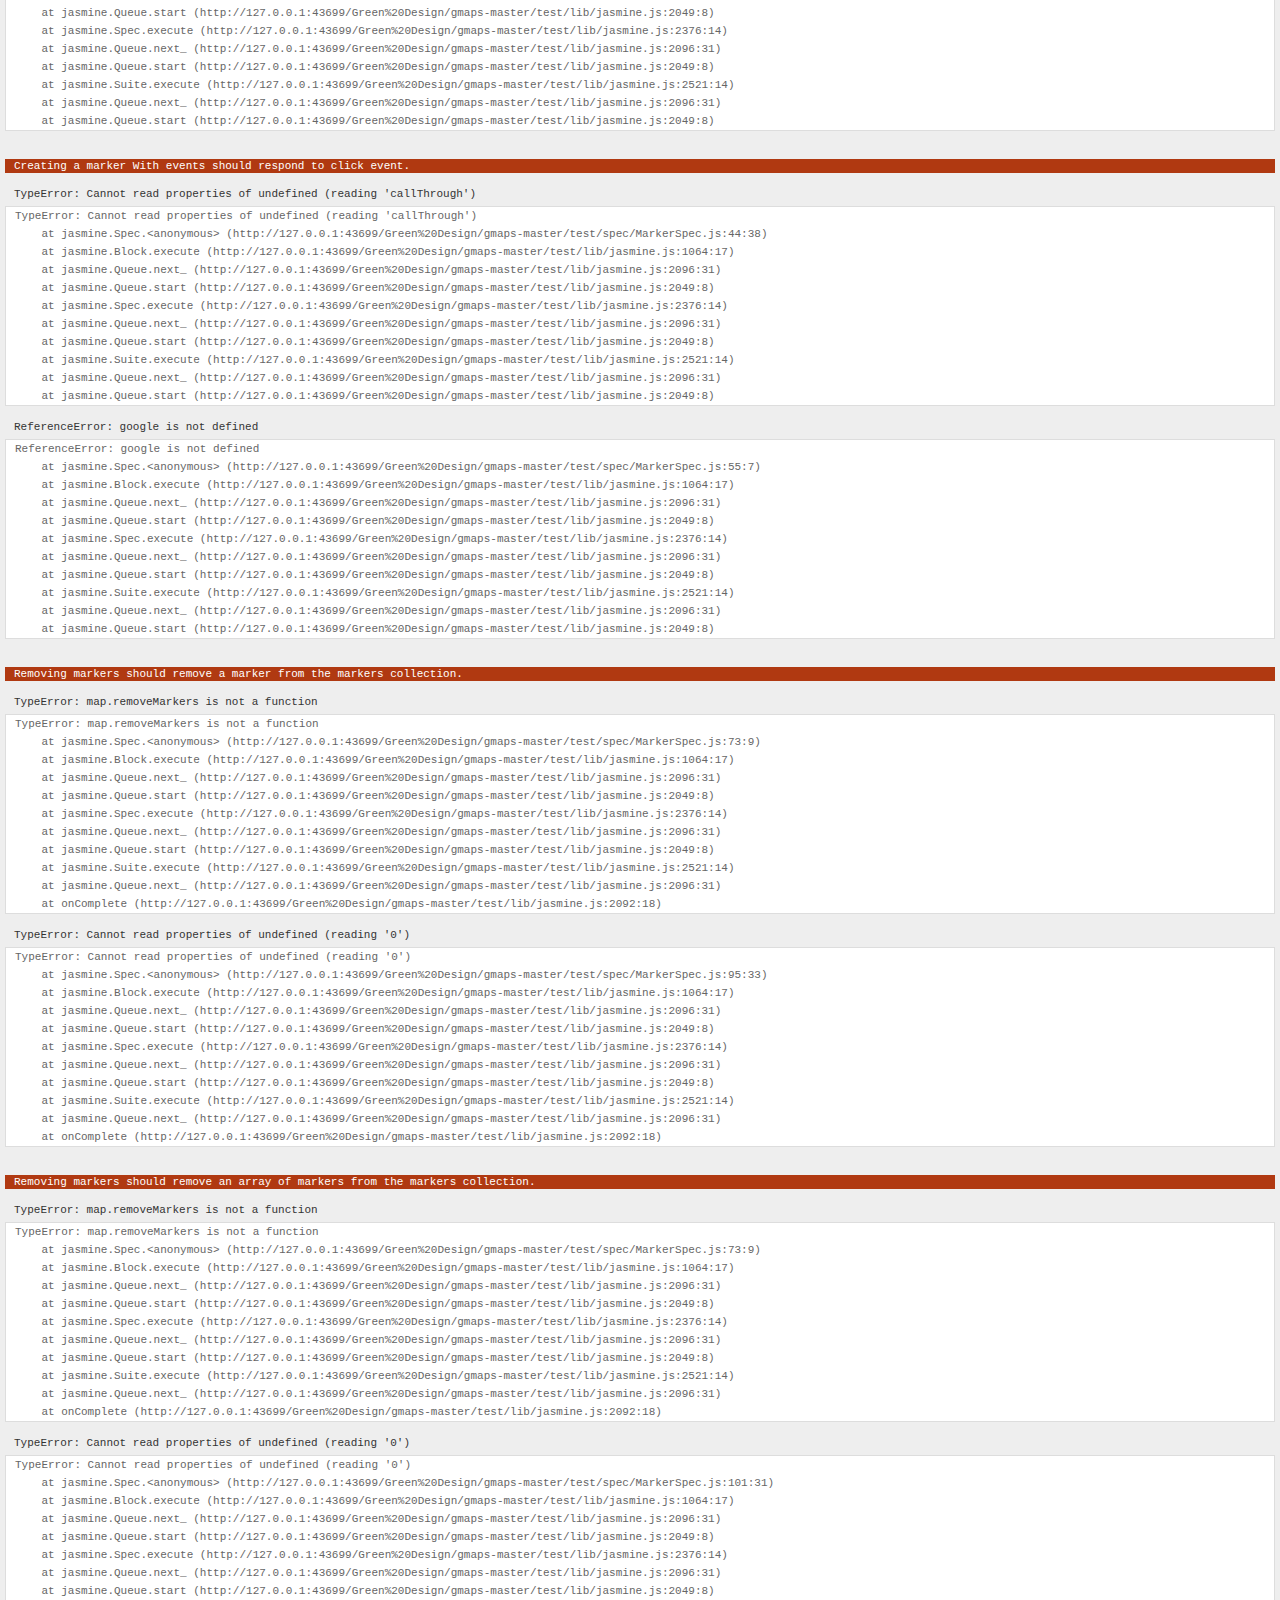
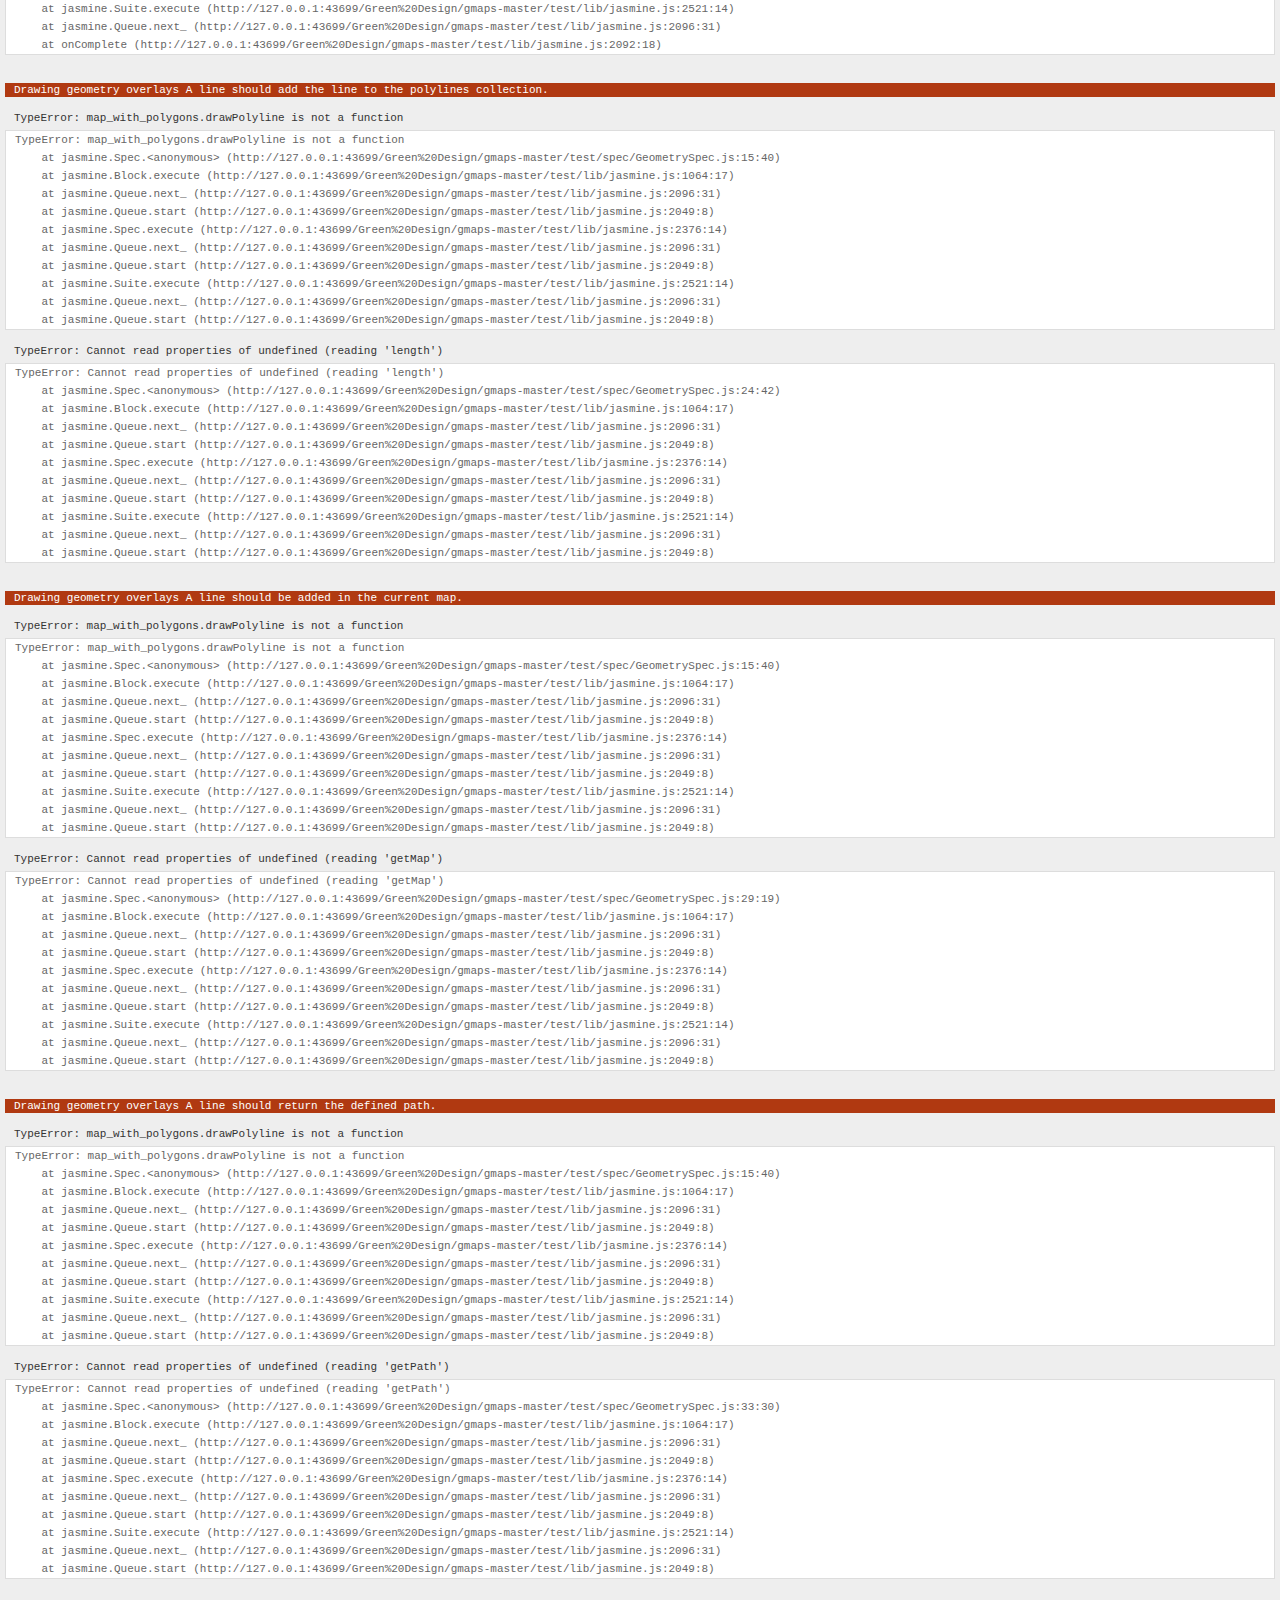
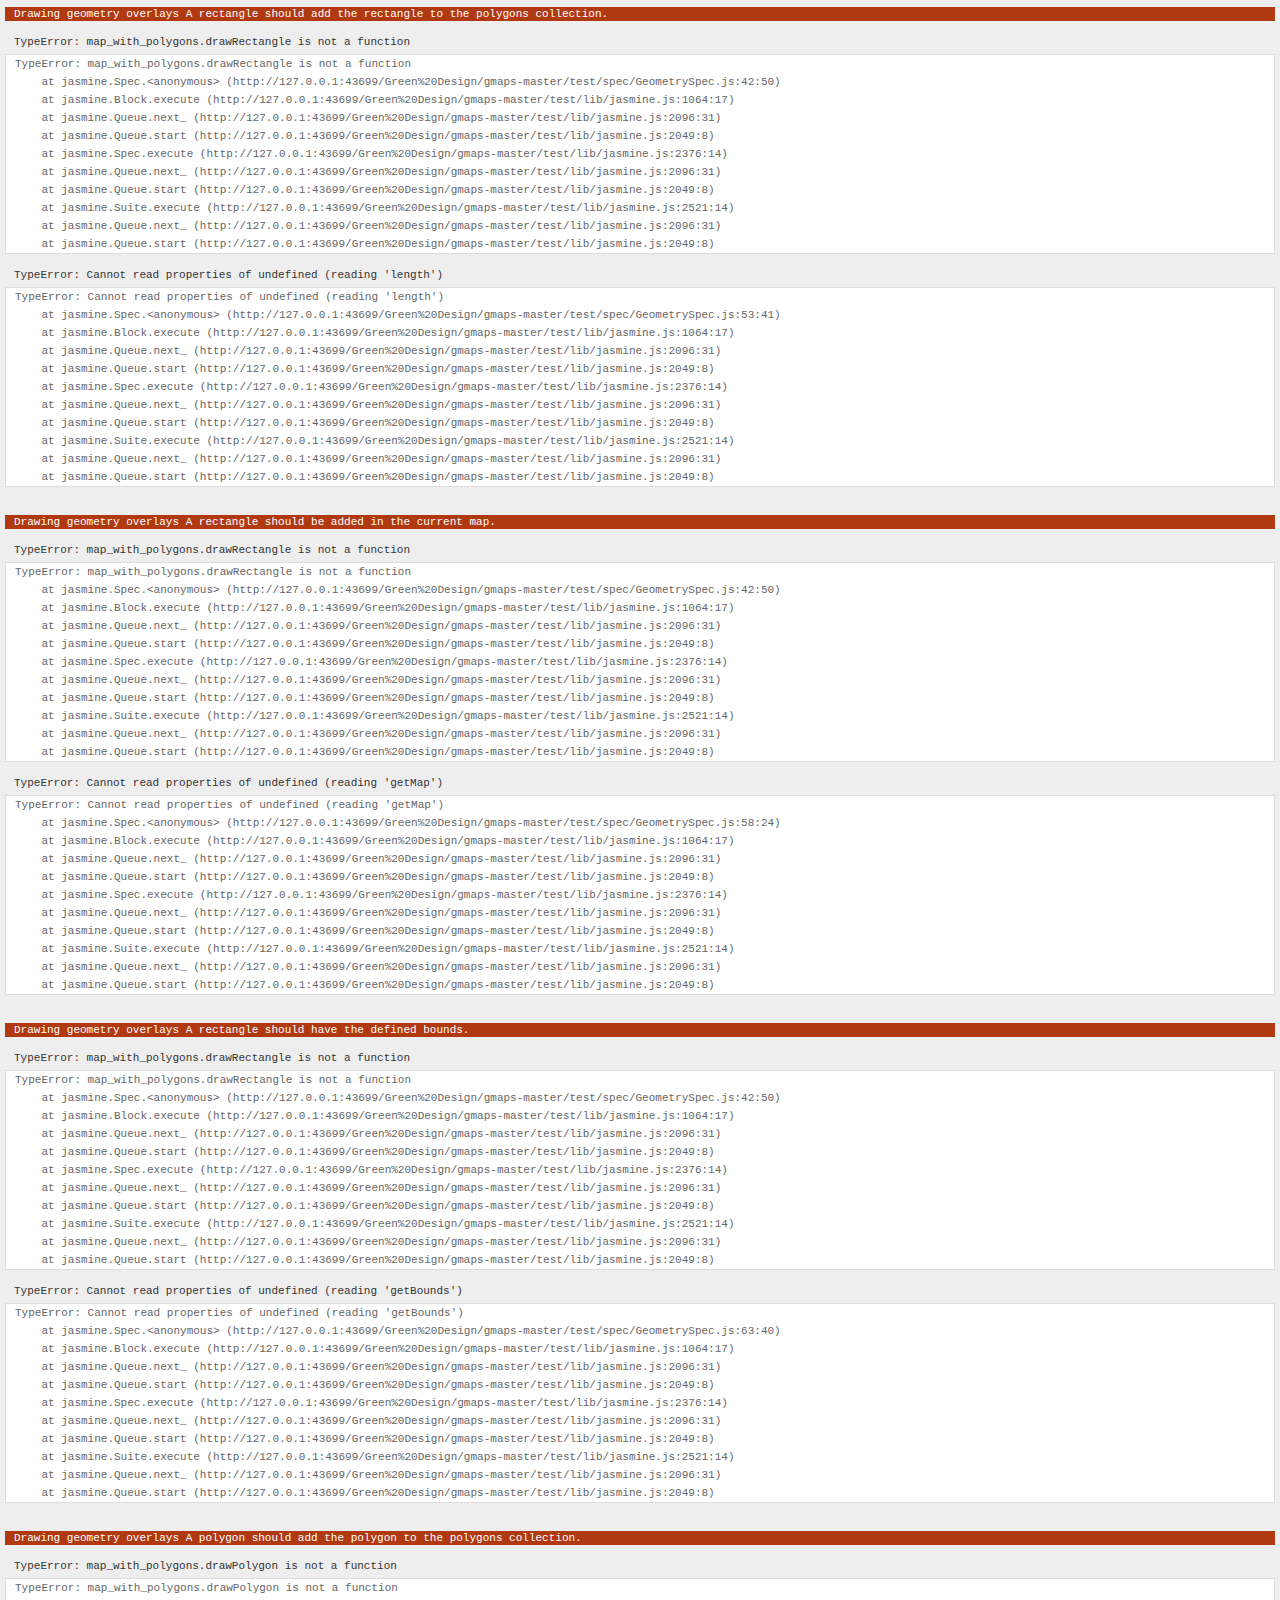
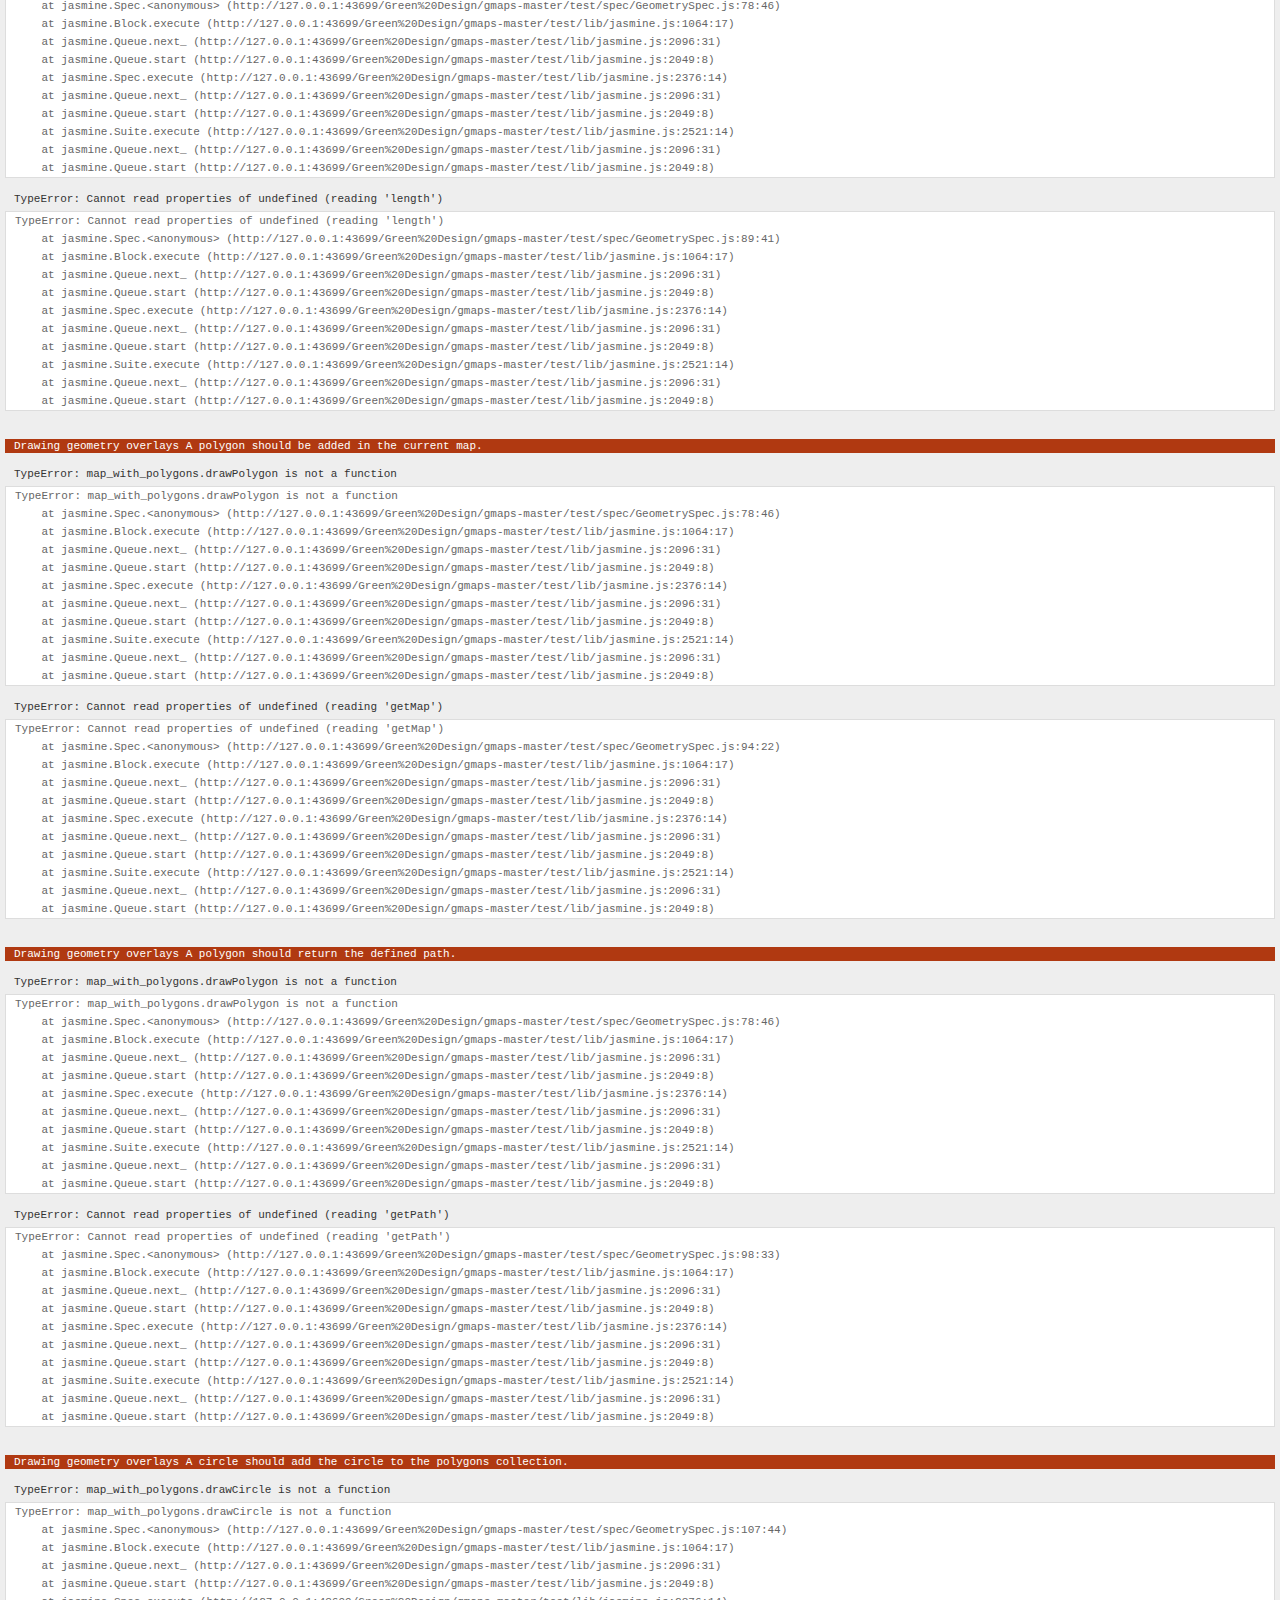
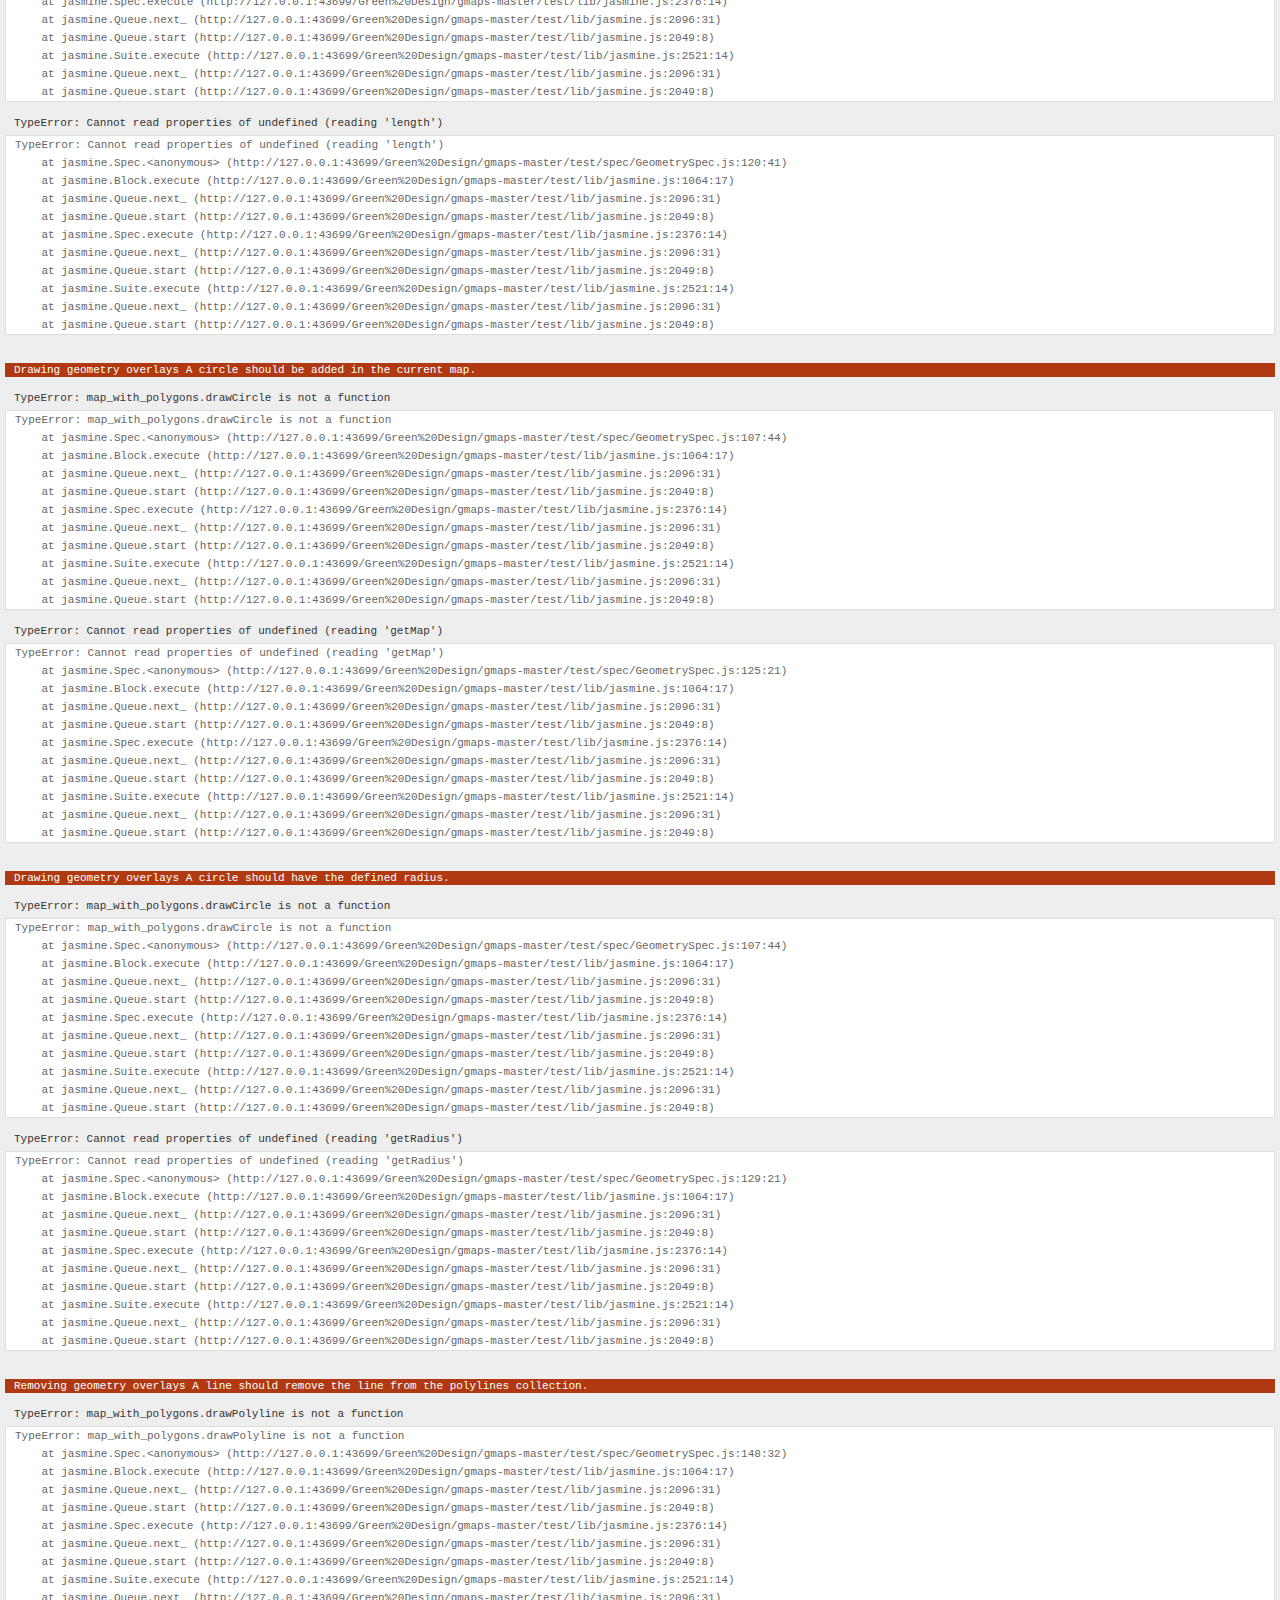
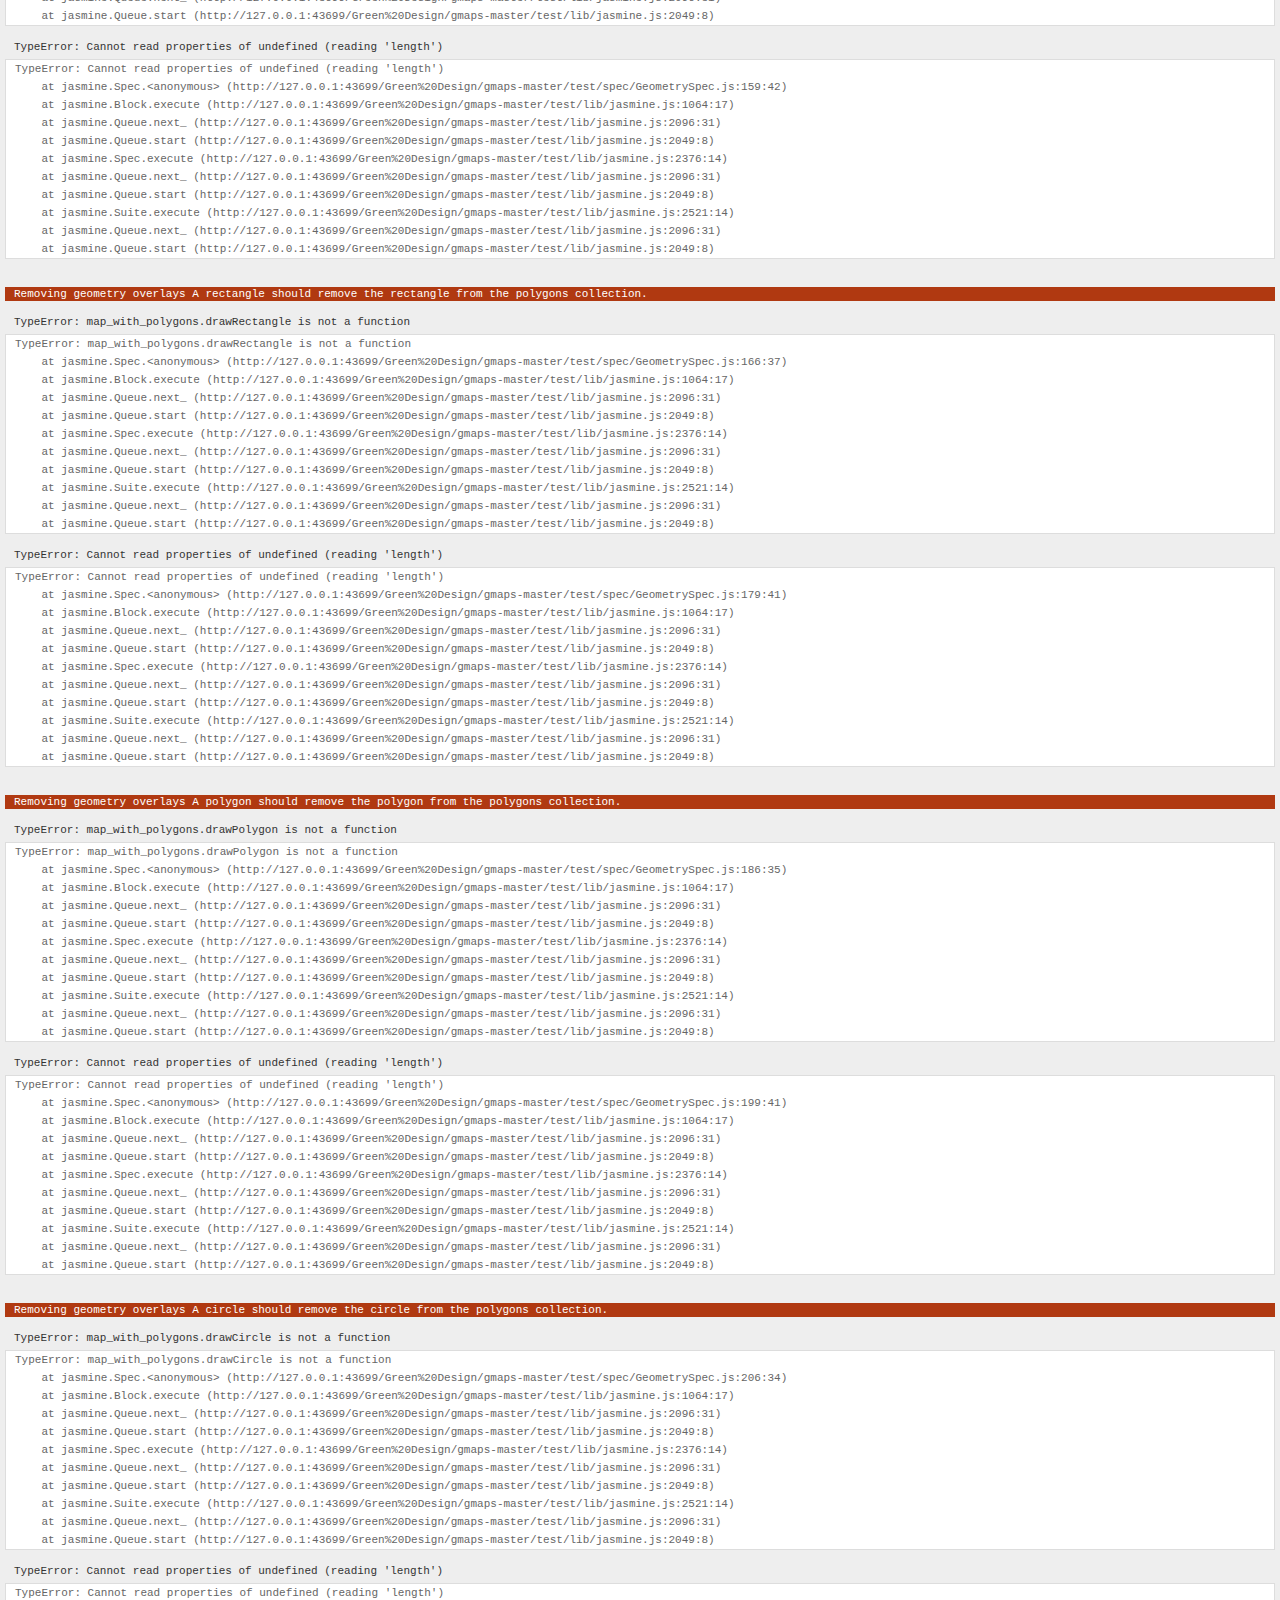
<file: Green Design/gmaps-master/test/index.html>
<!DOCTYPE html>
<html>
<head>
  <title>gmaps.js test</title>
  <link rel="stylesheet" type="text/css" href="lib/jasmine.css" />
  <link rel="stylesheet" href="style.css" />
  <script type="text/javascript" src="lib/jasmine.js"></script>
  <script type="text/javascript" src="lib/jasmine-html.js"></script>

  <script type="text/javascript" src="http://maps.google.com/maps/api/js?sensor=true"></script>
  <script type="text/javascript" src="../gmaps.js"></script>

  <script type="text/javascript" src="spec/MapSpec.js"></script>
  <script type="text/javascript" src="spec/MarkerSpec.js"></script>
  <script type="text/javascript" src="spec/GeometrySpec.js"></script>
  <script type="text/javascript" src="spec/LayerSpec.js"></script>
  <script type="text/javascript" src="spec/OverlaySpec.js"></script>
  <script type="text/javascript" src="spec/RouteSpec.js"></script>
  <script type="text/javascript" src="spec/StyleSpec.js"></script>
  <script type="text/javascript" src="spec/StreetViewSpec.js"></script>
  <script type="text/javascript" src="spec/EventSpec.js"></script>
  <script type="text/javascript" src="spec/ControlSpec.js"></script>

  <script type="text/javascript">
    (function() {
      var jasmineEnv = jasmine.getEnv();
      jasmineEnv.updateInterval = 1000;

      var htmlReporter = new jasmine.HtmlReporter();

      jasmineEnv.addReporter(htmlReporter);

      jasmineEnv.specFilter = function(spec) {
        return htmlReporter.specFilter(spec);
      };

      var currentWindowOnload = window.onload;

      window.onload = function() {
        if (currentWindowOnload) {
          currentWindowOnload();
        }

        execJasmine();
      };

      function execJasmine() {
        jasmineEnv.execute();
      }
    })();
  </script>
</head>
<body>
  <h3>Basic map</h3>
  <div class="map" id="basic-map"></div>
  <h3>Advanced map</h3>
  <div class="map" id="advanced-map"></div>
  <h3>Map with events</h3>
  <div class="map" id="map-with-events"></div>
  <h3>Map with markers</h3>
  <div class="map" id="map-with-markers"></div>
  <h3>Map with custom controls</h3>
  <div class="map" id="map-with-custom-controls"></div>
  <h3>Map with polygons</h3>
  <div class="map" id="map-with-polygons"></div>
  <h3>Map with layers</h3>
  <div class="map" id="map-with-layers"></div>
  <h3>Map with overlays</h3>
  <div class="map" id="map-with-overlays"></div>
  <h3>Map with routes</h3>
  <div class="map" id="map-with-routes"></div>
  <h3>Map with styles</h3>
  <div class="map" id="map-with-styles"></div>
  <h3>Street View Panorama</h3>
  <div class="panorama" id="streetview-standalone-panorama"></div>
  <h3>Map with Street View</h3>
  <div class="with-columns">
    <div class="map" id="map-with-streetview"></div>
    <div class="panorama" id="streetview-panorama"></div>
  </div>
  <h3>Street View Panorama with events</h3>
  <div class="panorama" id="streetview-with-events"></div>
  <h3>Events</h3>
  <div class="map" id="events"></div>
</body>
</html>
</file>
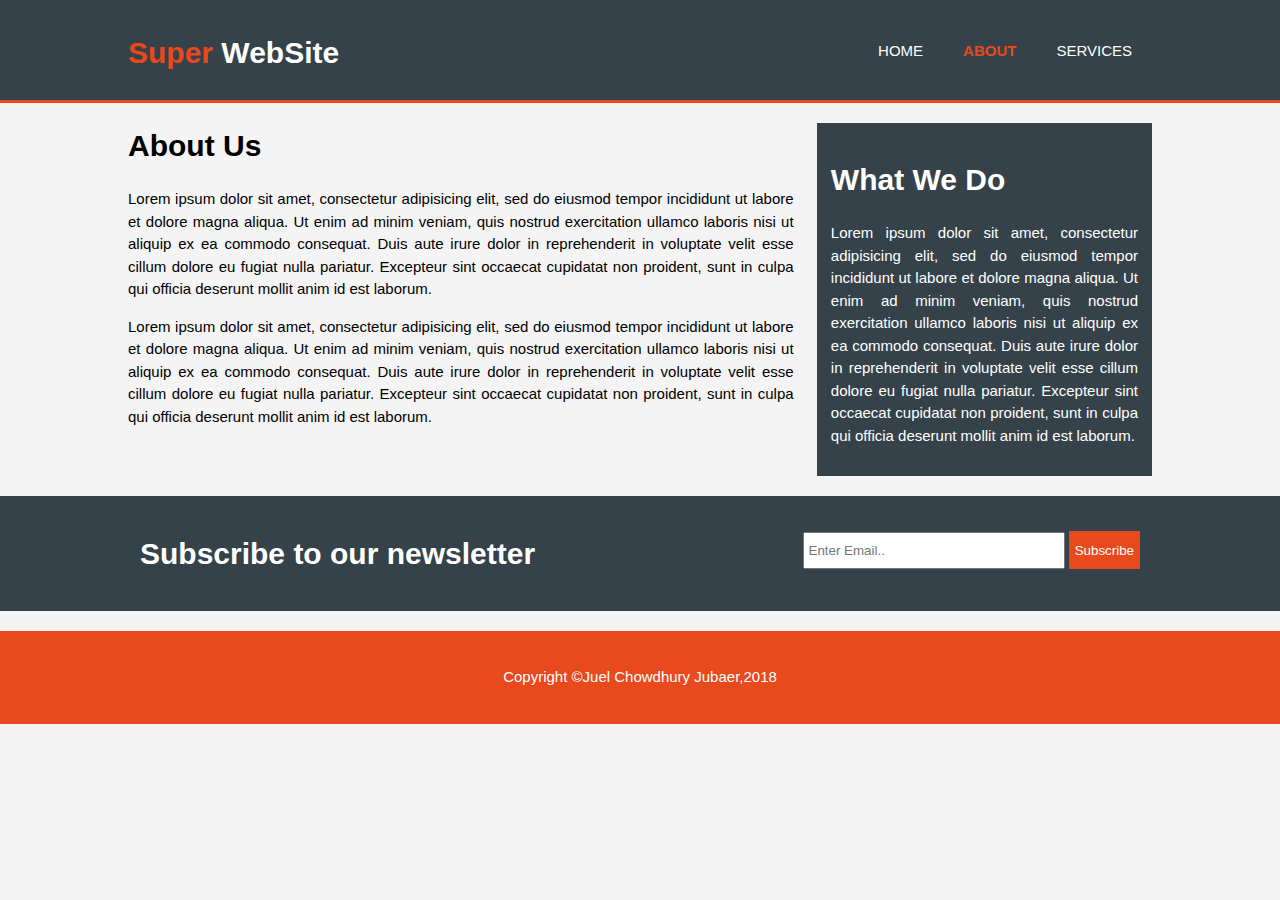
<file: acme/about.html>
<!DOCTYPE html>
<html>
<head>
	<meta charset="utf-8" />
	<meta name="viewport" content="width=device-width, initial-scale=1.0">
	<meta name="description" content="My web site">
	<meta name="keywords" content="web site, web guide">
	<meta name="author" content="Juel Chowdhury">
	<title>My Website|About</title>
	<link rel="stylesheet" type="text/css" href="css/style.css">
</head>
<body>
	<header>
		<div class="container">
			<div id="branding">
				<h1><span class="highlight">Super</span> WebSite</h1>
			</div>
			<nav>
				<ul>
					<li><a href="index.html">Home</a></li>
					<li class="current"><a href="about.html">About</a></li>
					<li><a href="services.html">Services</a></li>
				</ul>
			</nav>
		</div>
	</header>

	<section id="main">
		<div class="container">
			<article id="main-col">
				<h1 class="page-title">About Us</h1>
				<p>Lorem ipsum dolor sit amet, consectetur adipisicing elit, sed do eiusmod
				tempor incididunt ut labore et dolore magna aliqua. Ut enim ad minim veniam,
				quis nostrud exercitation ullamco laboris nisi ut aliquip ex ea commodo
				consequat. Duis aute irure dolor in reprehenderit in voluptate velit esse
				cillum dolore eu fugiat nulla pariatur. Excepteur sint occaecat cupidatat non
				proident, sunt in culpa qui officia deserunt mollit anim id est laborum.</p>
				<p>Lorem ipsum dolor sit amet, consectetur adipisicing elit, sed do eiusmod
				tempor incididunt ut labore et dolore magna aliqua. Ut enim ad minim veniam,
				quis nostrud exercitation ullamco laboris nisi ut aliquip ex ea commodo
				consequat. Duis aute irure dolor in reprehenderit in voluptate velit esse
				cillum dolore eu fugiat nulla pariatur. Excepteur sint occaecat cupidatat non
				proident, sunt in culpa qui officia deserunt mollit anim id est laborum.</p>
			</article>
			<aside id="sidebar" class="dark">
				<h1>What We Do</h1>
				<p>Lorem ipsum dolor sit amet, consectetur adipisicing elit, sed do eiusmod
				tempor incididunt ut labore et dolore magna aliqua. Ut enim ad minim veniam,
				quis nostrud exercitation ullamco laboris nisi ut aliquip ex ea commodo
				consequat. Duis aute irure dolor in reprehenderit in voluptate velit esse
				cillum dolore eu fugiat nulla pariatur. Excepteur sint occaecat cupidatat non
				proident, sunt in culpa qui officia deserunt mollit anim id est laborum.</p>
			</aside>
		</div>
	</section>
	
	<section id="newsletter">
		<div class="container">
			<h1>Subscribe to our newsletter</h1>
			<form action="" method="post">
				<input type="email" placeholder="Enter Email.." />
				<input type="submit" class="button-1" value="Subscribe" />
			</form>
		</div>
	</section>

	<footer>
		<div class="container">
			<p>Copyright &copy;Juel Chowdhury Jubaer,2018</p>
		</div>
	</footer>
</body>
</html>
</file>
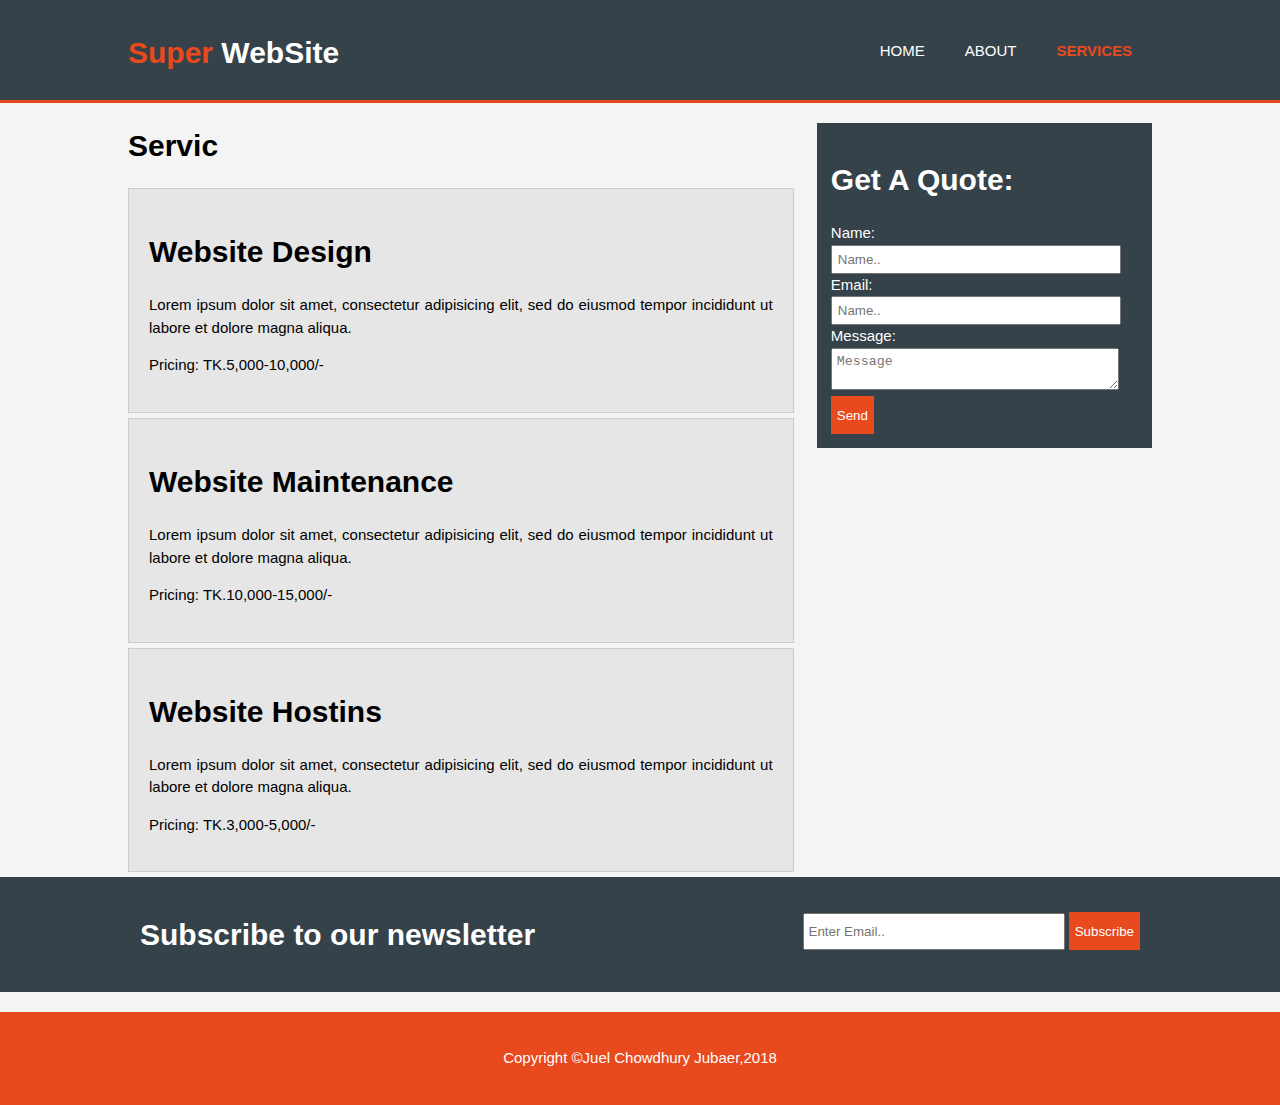
<file: acme/services.html>
<!DOCTYPE html>
<html>
<head>
	<meta charset="utf-8" />
	<meta name="viewport" content="width=device-width, initial-scale=1.0">
	<meta name="description" content="My web site">
	<meta name="keywords" content="web site, web guide">
	<meta name="author" content="Juel Chowdhury">
	<title>My Website|Services</title>
	<link rel="stylesheet" type="text/css" href="css/style.css">
</head>
<body>
	<header>
		<div class="container">
			<div id="branding">
				<h1><span class="highlight">Super</span> WebSite</h1>
			</div>
			<nav>
				<ul>
					<li><a href="index.html">Home</a></li>
					<li><a href="about.html">About</a></li>
					<li class="current"><a href="services.html">Services</a></li>
				</ul>
			</nav>
		</div>
	</header>

	<section id="main">
		<div class="container">
			<article id="main-col">
				<h1 class="page-title">Servic</h1>
				<ul id="services">
					<li>
						<h1>Website Design</h1>
						<p>Lorem ipsum dolor sit amet, consectetur adipisicing elit, sed do eiusmod
						tempor incididunt ut labore et dolore magna aliqua.</p>
						<p>Pricing: TK.5,000-10,000/-</p>
					</li>
					<li>
						<h1>Website Maintenance</h1>
						<p>Lorem ipsum dolor sit amet, consectetur adipisicing elit, sed do eiusmod
						tempor incididunt ut labore et dolore magna aliqua.</p>
						<p>Pricing: TK.10,000-15,000/-</p>
					</li>
					<li>
						<h1>Website Hostins</h1>
						<p>Lorem ipsum dolor sit amet, consectetur adipisicing elit, sed do eiusmod
						tempor incididunt ut labore et dolore magna aliqua.</p>
						<p>Pricing: TK.3,000-5,000/-</p>
					</li>
				</ul>
			</article>
			<aside id="sidebar" class="dark">
				<h1>Get A Quote:</h1>
				<form action="" method="post" class="quote">
					<div>
						<label>Name:</label> <br>
						<input type="text" placeholder="Name..">
					</div>
					<div>
						<label>Email:</label> <br>
						<input type="email" placeholder="Name..">
					</div><div>
						<label>Message:</label> <br>
						<textarea placeholder="Message"></textarea>
					</div>
					<button tyoe="submit" class="button-1">Send</button>
				</form>
			</aside>
		</div>
	</section>

	<section id="newsletter">
		<div class="container">
			<h1>Subscribe to our newsletter</h1>
			<form action="" method="post">
				<input type="email" placeholder="Enter Email.." />
				<input type="submit" class="button-1" value="Subscribe" />
			</form>
		</div>
	</section>

	<footer>
		<div class="container">
			<p>Copyright &copy;Juel Chowdhury Jubaer,2018</p>
		</div>
	</footer>
</body>
</html>
</file>
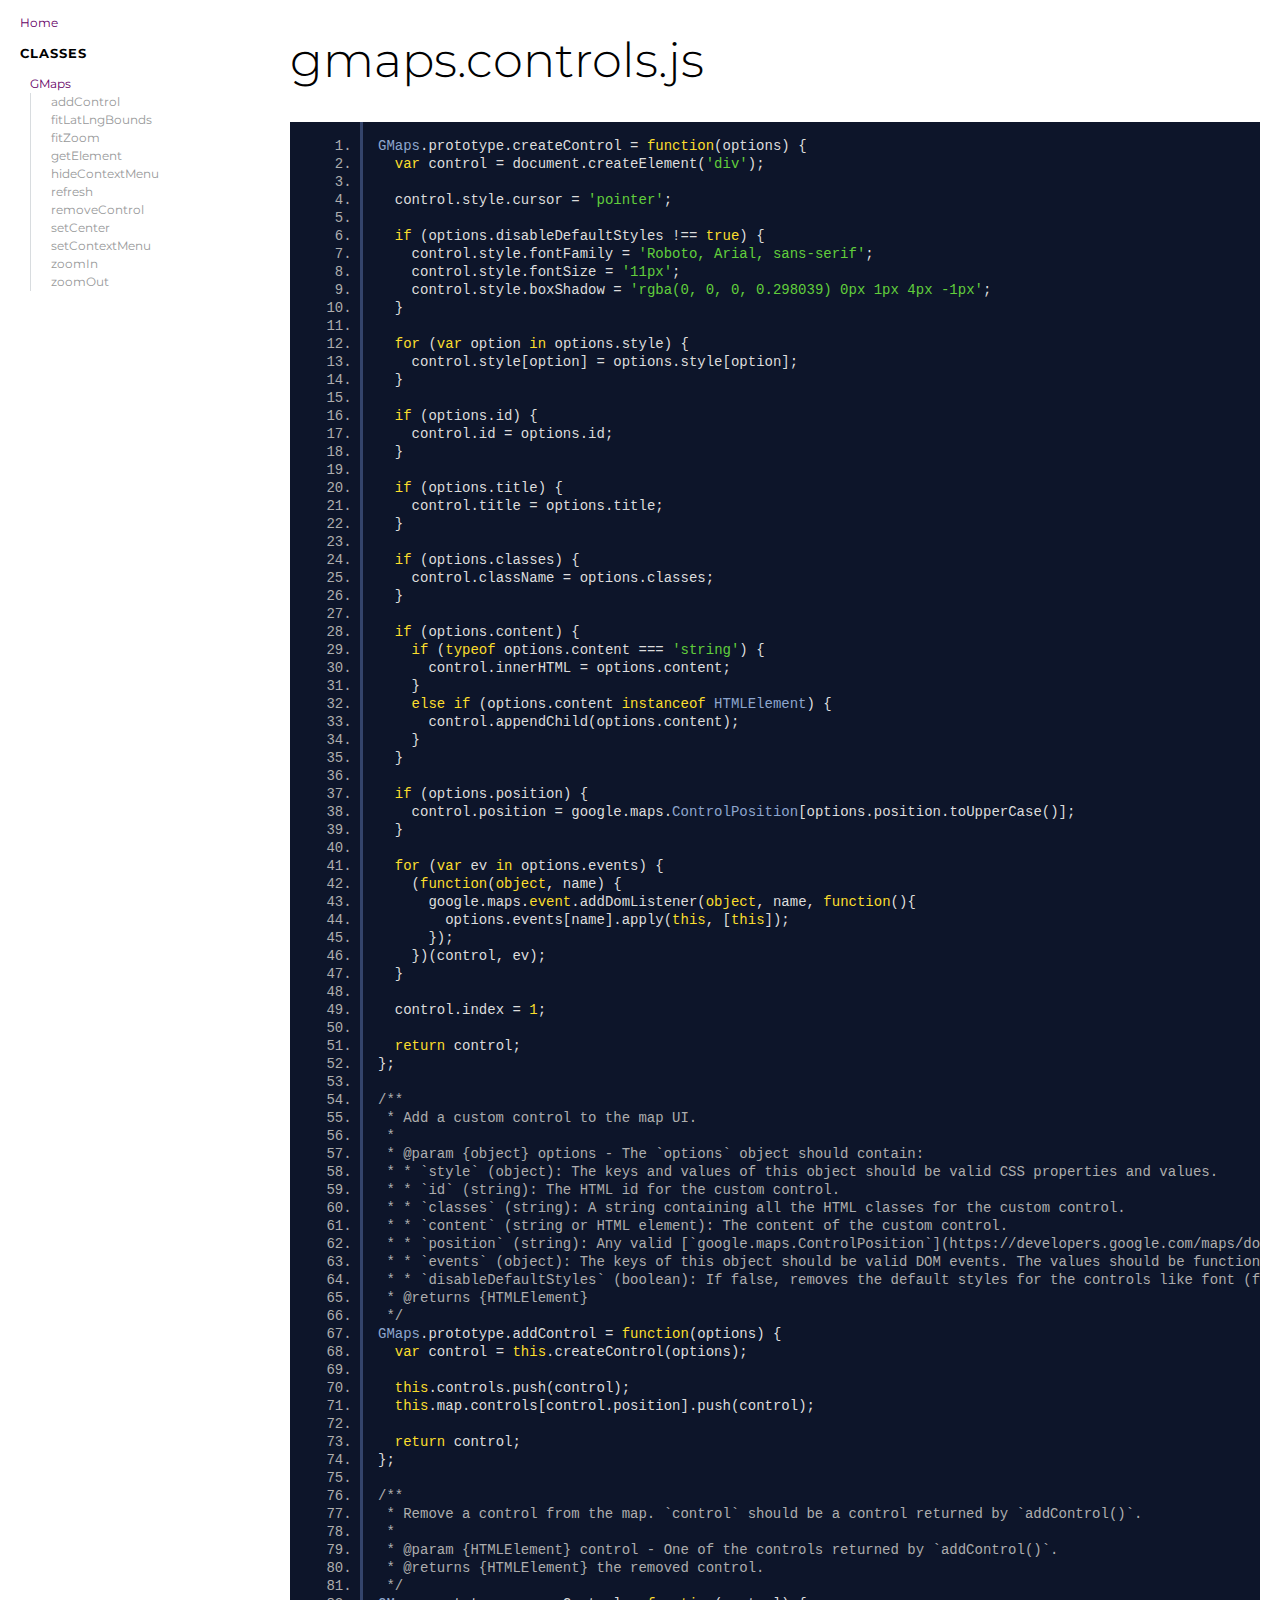
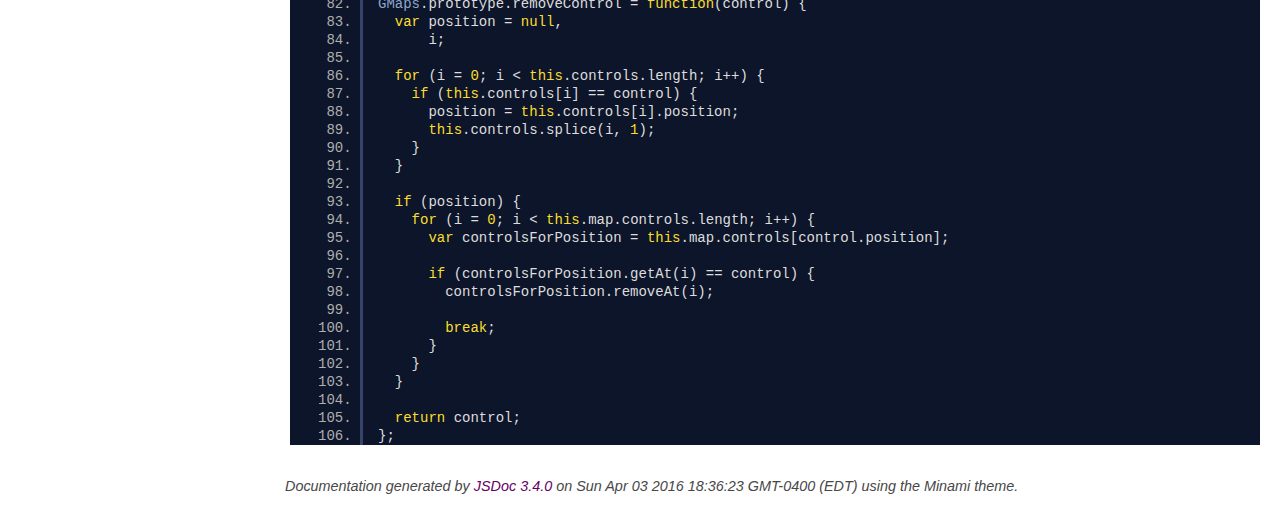
<file: Green Design/gmaps-master/docs/gmaps.controls.js.html>
<!DOCTYPE html>
<html lang="en">
<head>
    <meta charset="utf-8">
    <title>gmaps.controls.js - Documentation</title>

    <script src="scripts/prettify/prettify.js"></script>
    <script src="scripts/prettify/lang-css.js"></script>
    <!--[if lt IE 9]>
      <script src="//html5shiv.googlecode.com/svn/trunk/html5.js"></script>
    <![endif]-->
    <link type="text/css" rel="stylesheet" href="https://code.ionicframework.com/ionicons/2.0.1/css/ionicons.min.css">
    <link type="text/css" rel="stylesheet" href="styles/prettify.css">
    <link type="text/css" rel="stylesheet" href="styles/jsdoc.css">
</head>
<body>

<input type="checkbox" id="nav-trigger" class="nav-trigger" />
<label for="nav-trigger" class="navicon-button x">
  <div class="navicon"></div>
</label>

<label for="nav-trigger" class="overlay"></label>

<nav>
    <h2><a href="index.html">Home</a></h2><h3>Classes</h3><ul><li><a href="GMaps.html">GMaps</a><ul class='methods'><li data-type='method'><a href="GMaps.html#addControl">addControl</a></li><li data-type='method'><a href="GMaps.html#fitLatLngBounds">fitLatLngBounds</a></li><li data-type='method'><a href="GMaps.html#fitZoom">fitZoom</a></li><li data-type='method'><a href="GMaps.html#getElement">getElement</a></li><li data-type='method'><a href="GMaps.html#hideContextMenu">hideContextMenu</a></li><li data-type='method'><a href="GMaps.html#refresh">refresh</a></li><li data-type='method'><a href="GMaps.html#removeControl">removeControl</a></li><li data-type='method'><a href="GMaps.html#setCenter">setCenter</a></li><li data-type='method'><a href="GMaps.html#setContextMenu">setContextMenu</a></li><li data-type='method'><a href="GMaps.html#zoomIn">zoomIn</a></li><li data-type='method'><a href="GMaps.html#zoomOut">zoomOut</a></li></ul></li></ul>
</nav>

<div id="main">
    
    <h1 class="page-title">gmaps.controls.js</h1>
    

    



    
    <section>
        <article>
            <pre class="prettyprint source linenums"><code>GMaps.prototype.createControl = function(options) {
  var control = document.createElement('div');

  control.style.cursor = 'pointer';

  if (options.disableDefaultStyles !== true) {
    control.style.fontFamily = 'Roboto, Arial, sans-serif';
    control.style.fontSize = '11px';
    control.style.boxShadow = 'rgba(0, 0, 0, 0.298039) 0px 1px 4px -1px';
  }

  for (var option in options.style) {
    control.style[option] = options.style[option];
  }

  if (options.id) {
    control.id = options.id;
  }

  if (options.title) {
    control.title = options.title;
  }

  if (options.classes) {
    control.className = options.classes;
  }

  if (options.content) {
    if (typeof options.content === 'string') {
      control.innerHTML = options.content;
    }
    else if (options.content instanceof HTMLElement) {
      control.appendChild(options.content);
    }
  }

  if (options.position) {
    control.position = google.maps.ControlPosition[options.position.toUpperCase()];
  }

  for (var ev in options.events) {
    (function(object, name) {
      google.maps.event.addDomListener(object, name, function(){
        options.events[name].apply(this, [this]);
      });
    })(control, ev);
  }

  control.index = 1;

  return control;
};

/**
 * Add a custom control to the map UI.
 *
 * @param {object} options - The `options` object should contain:
 * * `style` (object): The keys and values of this object should be valid CSS properties and values.
 * * `id` (string): The HTML id for the custom control.
 * * `classes` (string): A string containing all the HTML classes for the custom control.
 * * `content` (string or HTML element): The content of the custom control.
 * * `position` (string): Any valid [`google.maps.ControlPosition`](https://developers.google.com/maps/documentation/javascript/controls#ControlPositioning) value, in lower or upper case.
 * * `events` (object): The keys of this object should be valid DOM events. The values should be functions.
 * * `disableDefaultStyles` (boolean): If false, removes the default styles for the controls like font (family and size), and box shadow.
 * @returns {HTMLElement}
 */
GMaps.prototype.addControl = function(options) {
  var control = this.createControl(options);

  this.controls.push(control);
  this.map.controls[control.position].push(control);

  return control;
};

/**
 * Remove a control from the map. `control` should be a control returned by `addControl()`.
 *
 * @param {HTMLElement} control - One of the controls returned by `addControl()`.
 * @returns {HTMLElement} the removed control.
 */
GMaps.prototype.removeControl = function(control) {
  var position = null,
      i;

  for (i = 0; i &lt; this.controls.length; i++) {
    if (this.controls[i] == control) {
      position = this.controls[i].position;
      this.controls.splice(i, 1);
    }
  }

  if (position) {
    for (i = 0; i &lt; this.map.controls.length; i++) {
      var controlsForPosition = this.map.controls[control.position];

      if (controlsForPosition.getAt(i) == control) {
        controlsForPosition.removeAt(i);

        break;
      }
    }
  }

  return control;
};
</code></pre>
        </article>
    </section>




</div>

<br class="clear">

<footer>
    Documentation generated by <a href="https://github.com/jsdoc3/jsdoc">JSDoc 3.4.0</a> on Sun Apr 03 2016 18:36:23 GMT-0400 (EDT) using the Minami theme.
</footer>

<script>prettyPrint();</script>
<script src="scripts/linenumber.js"></script>
</body>
</html>
</file>
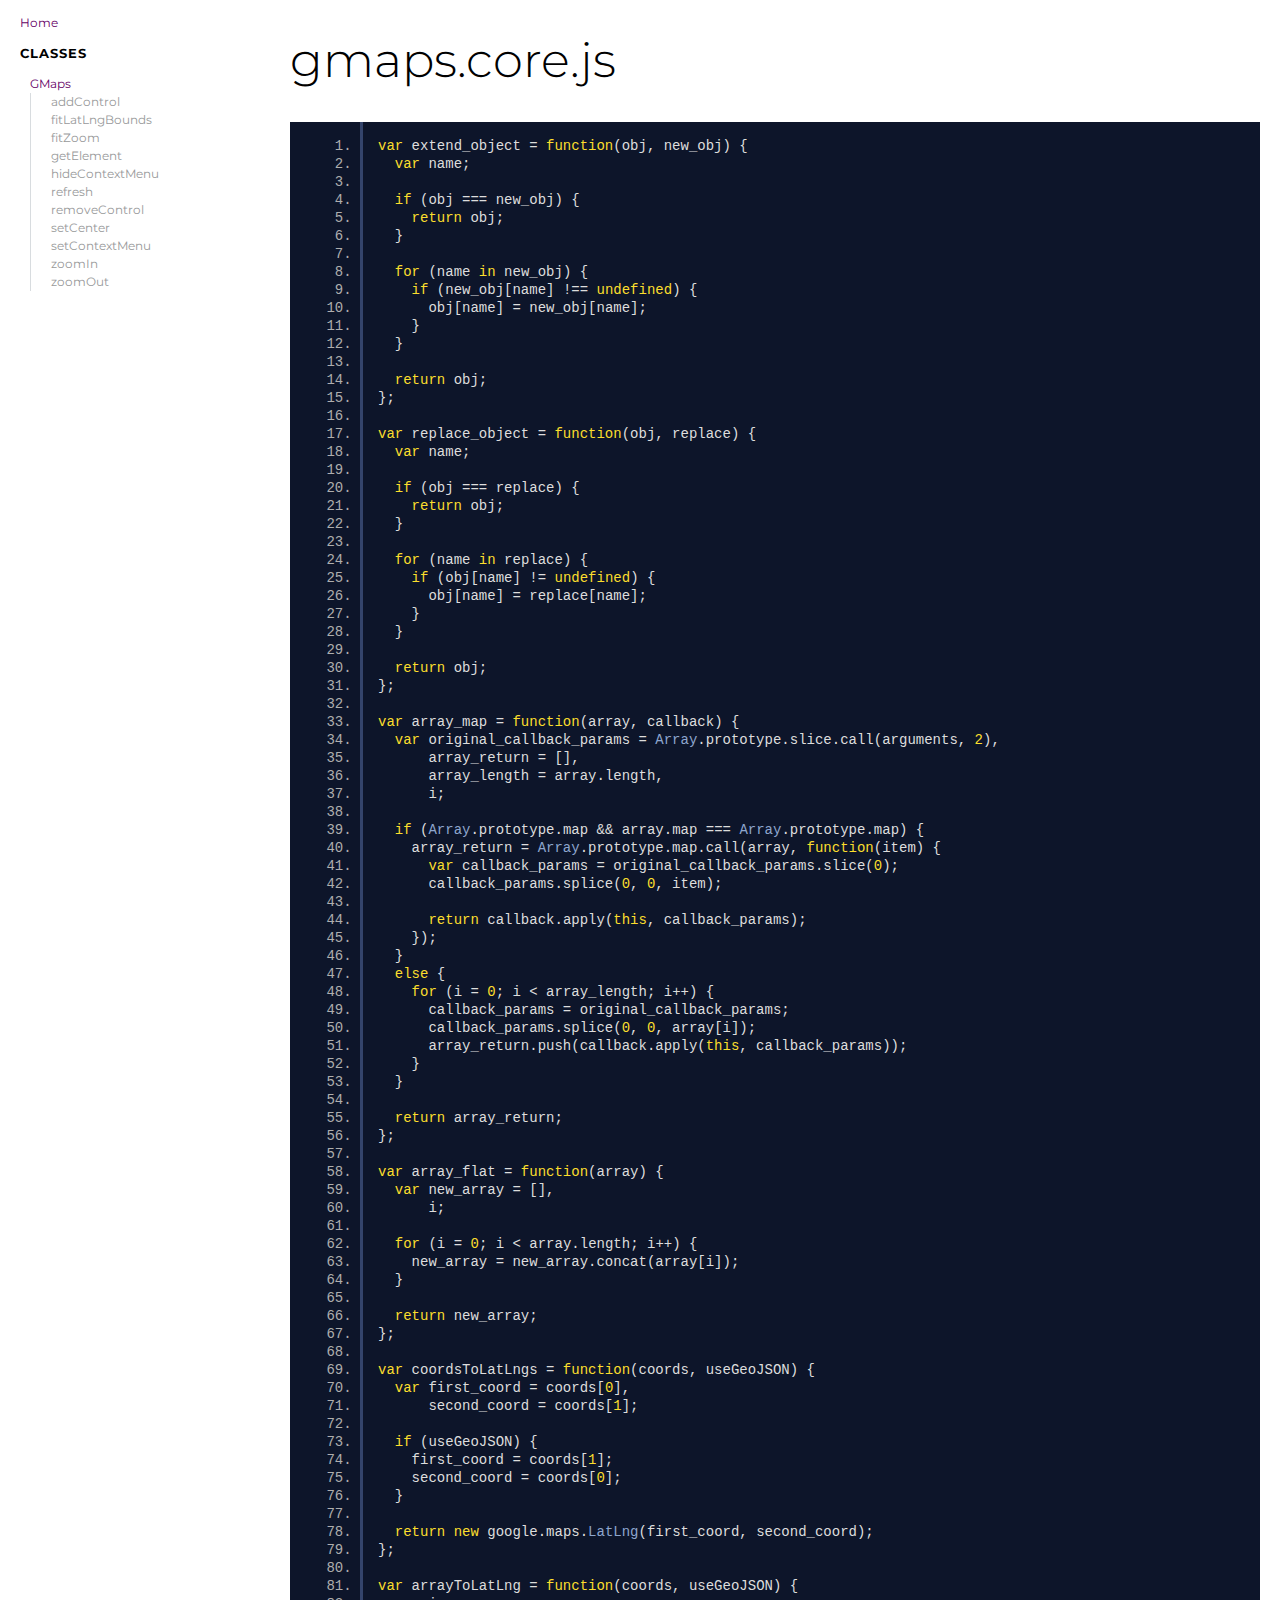
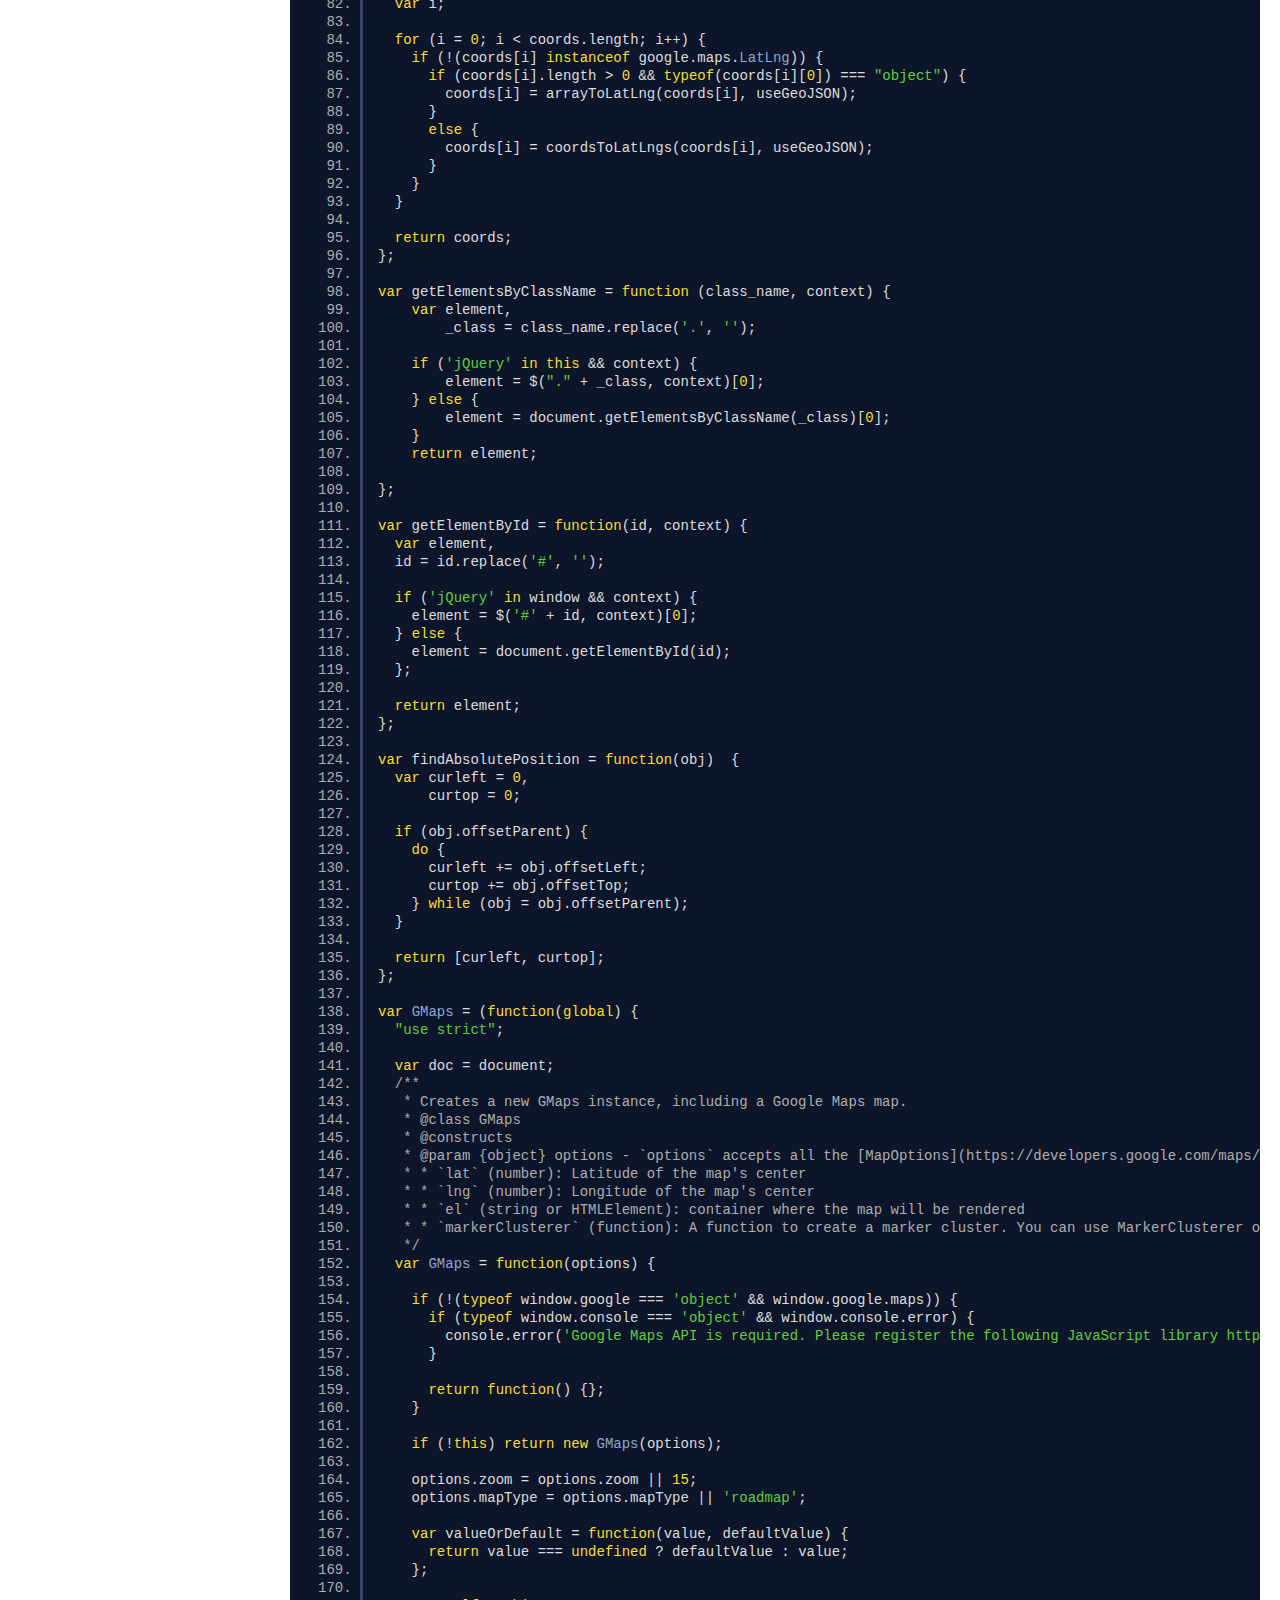
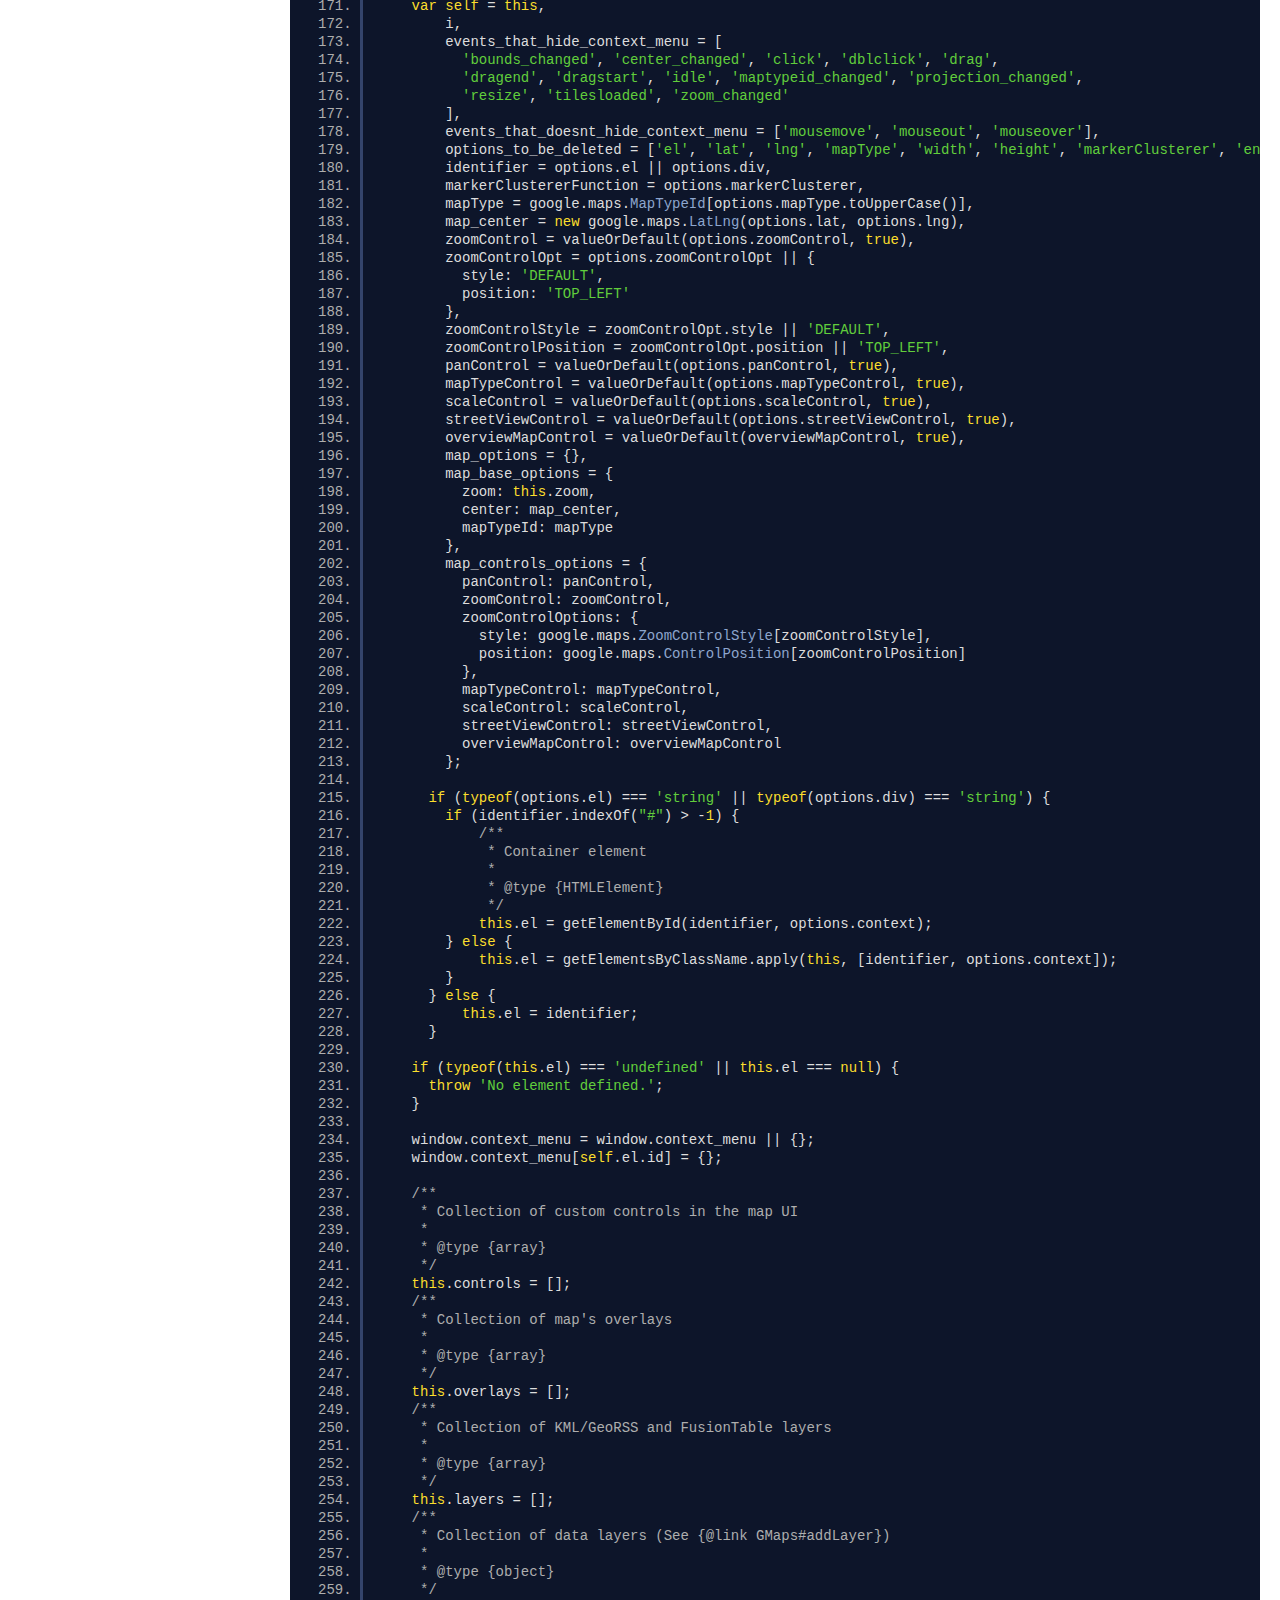
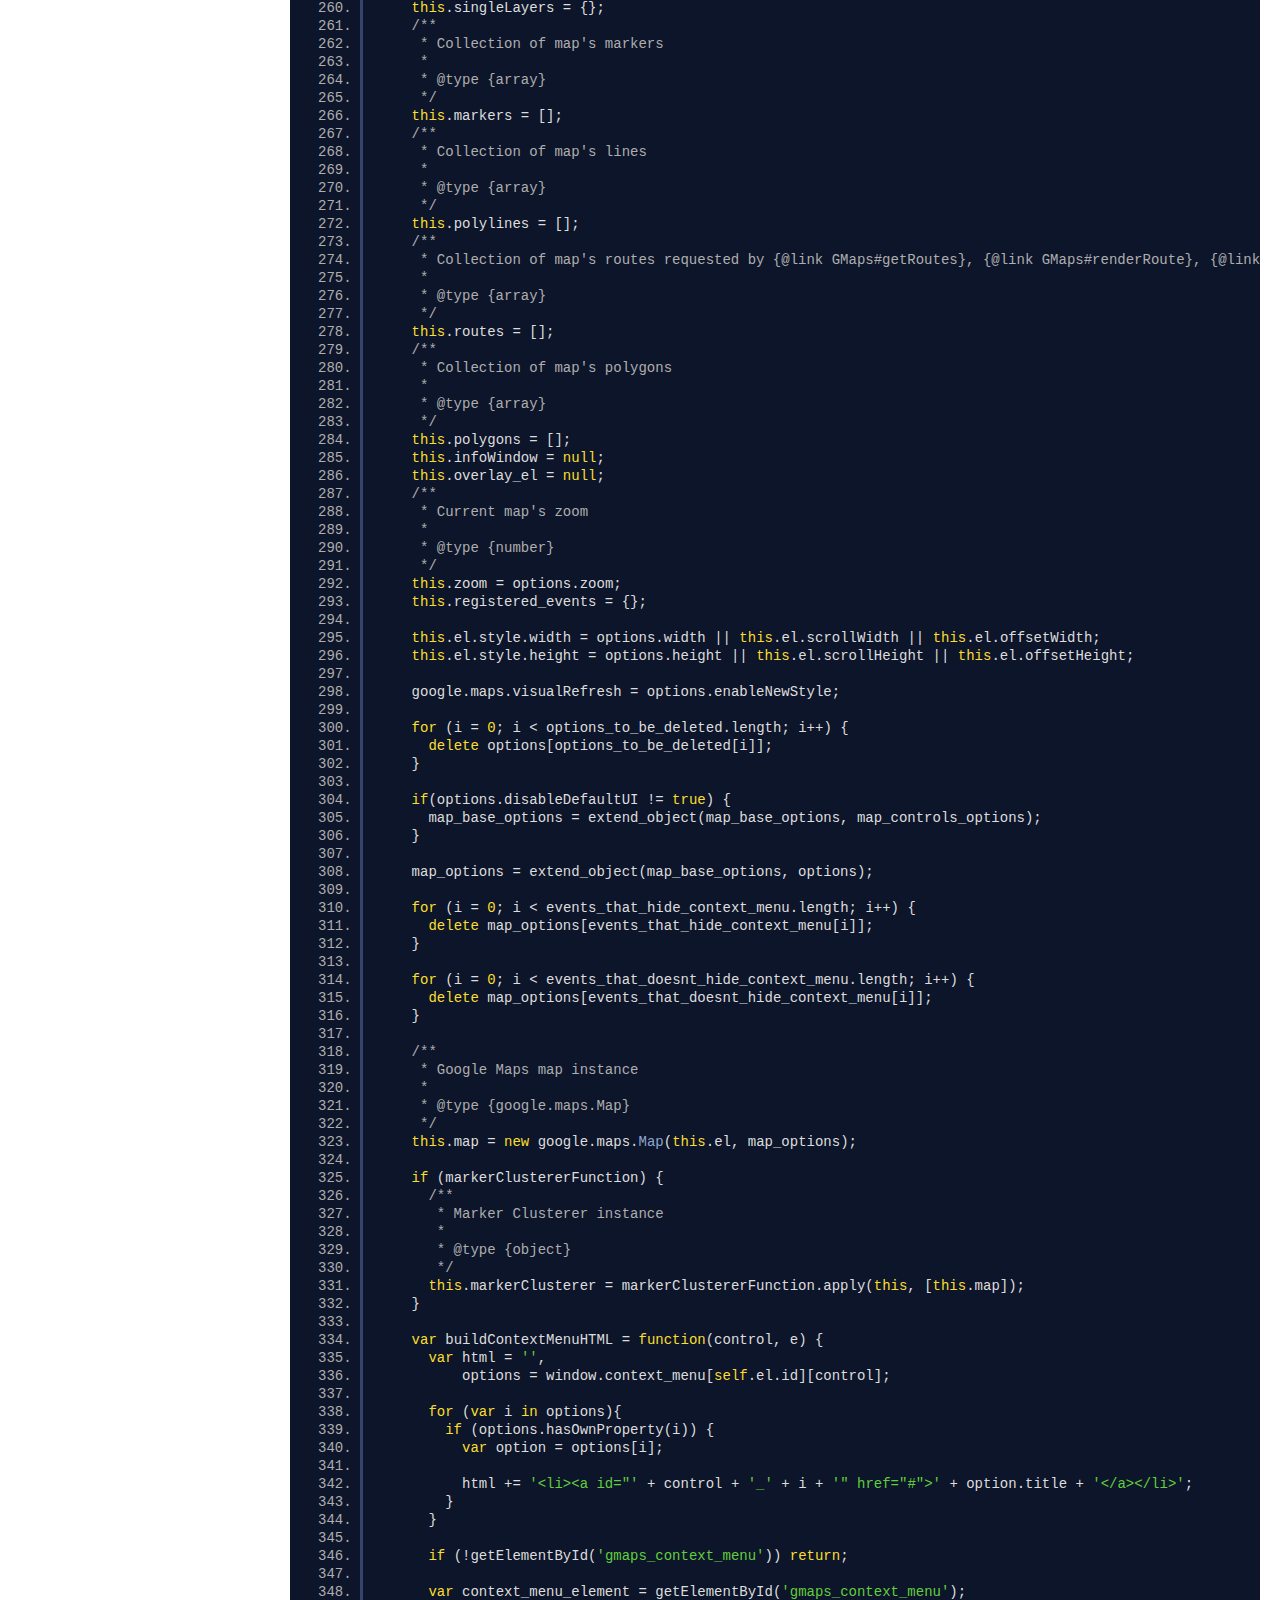
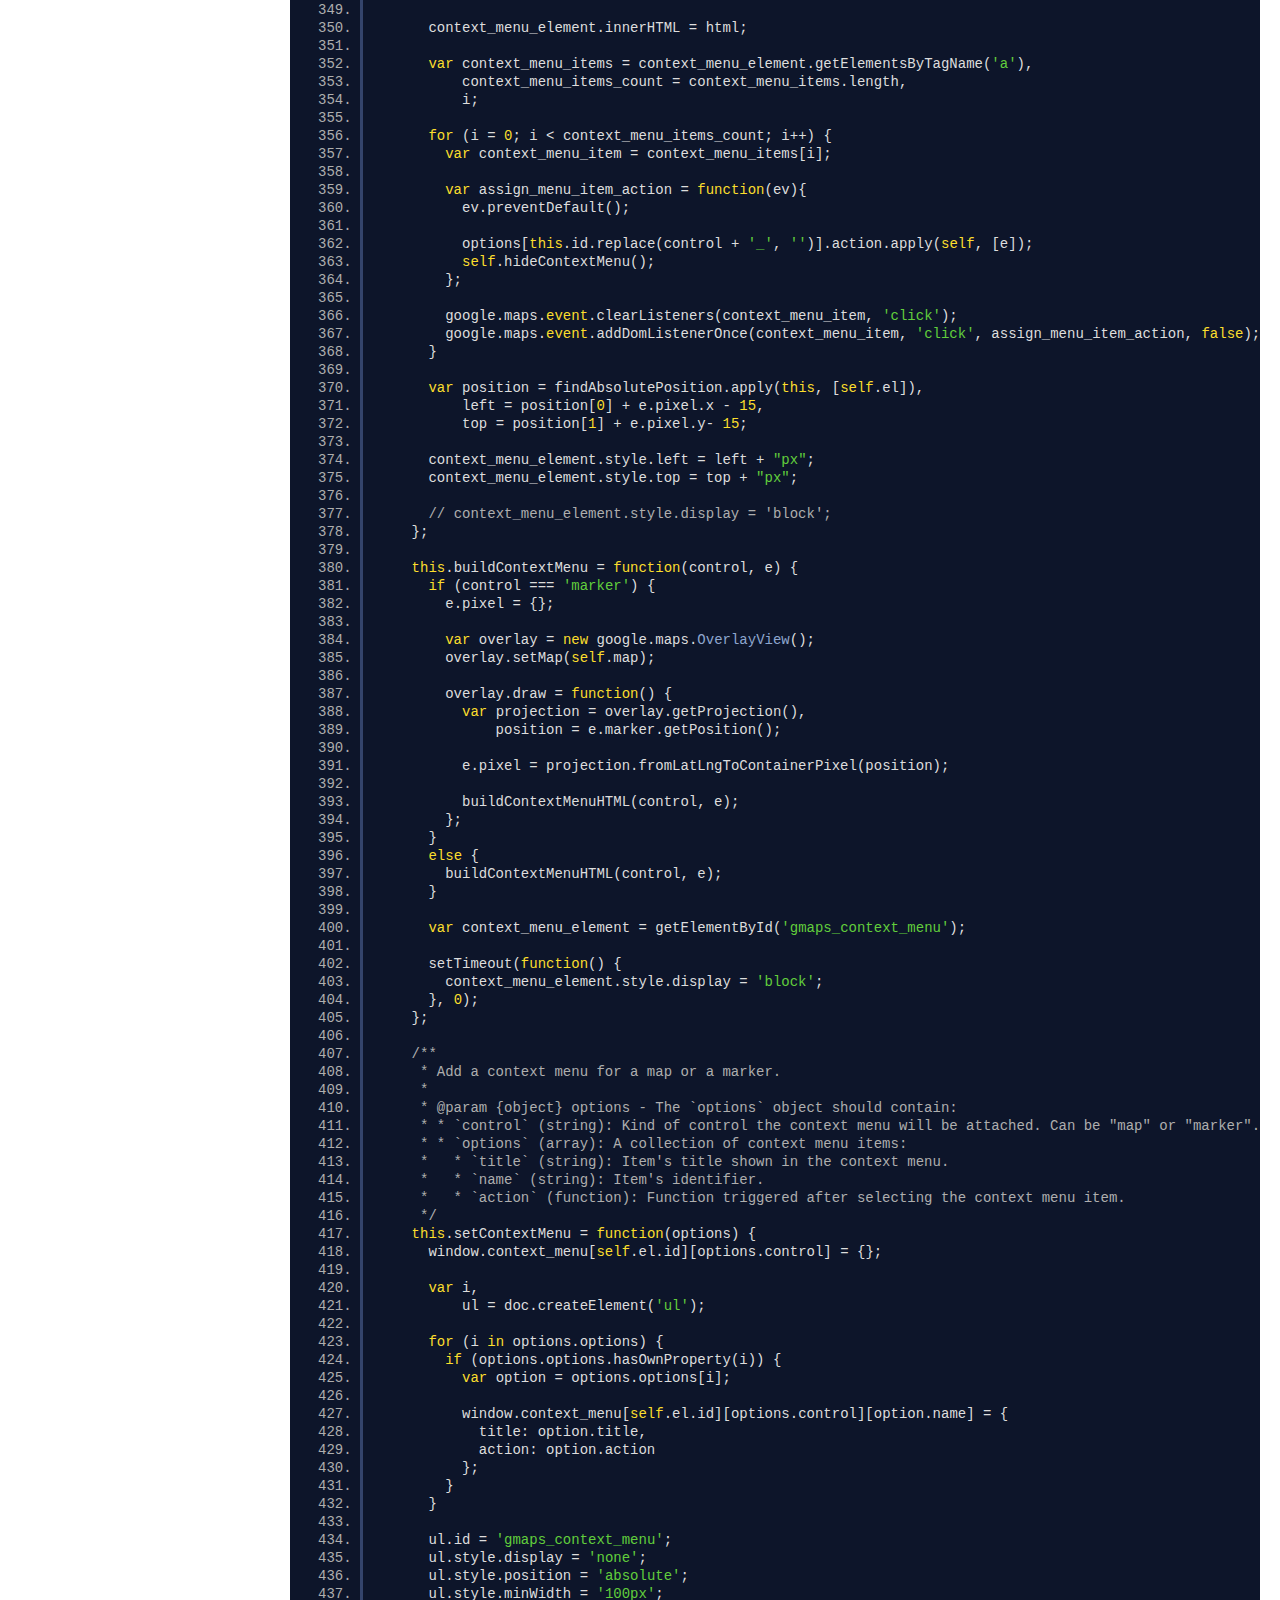
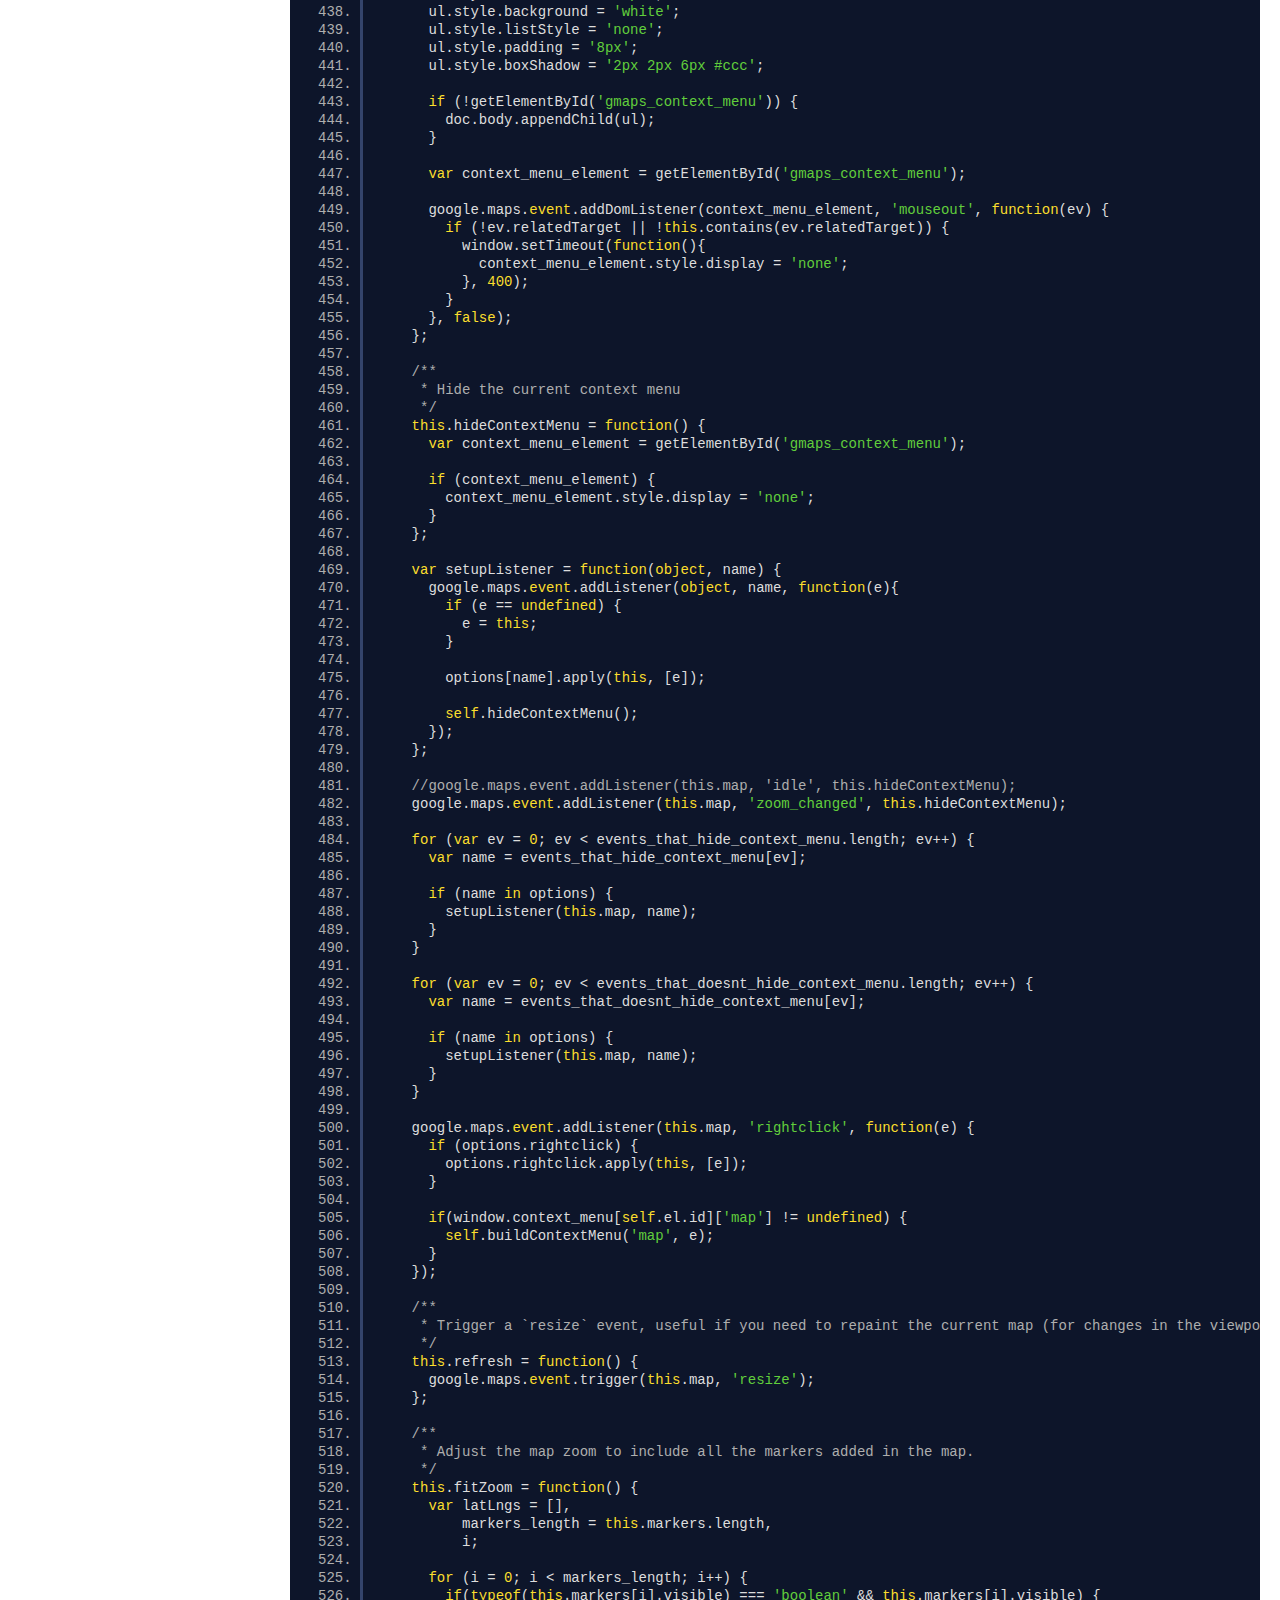
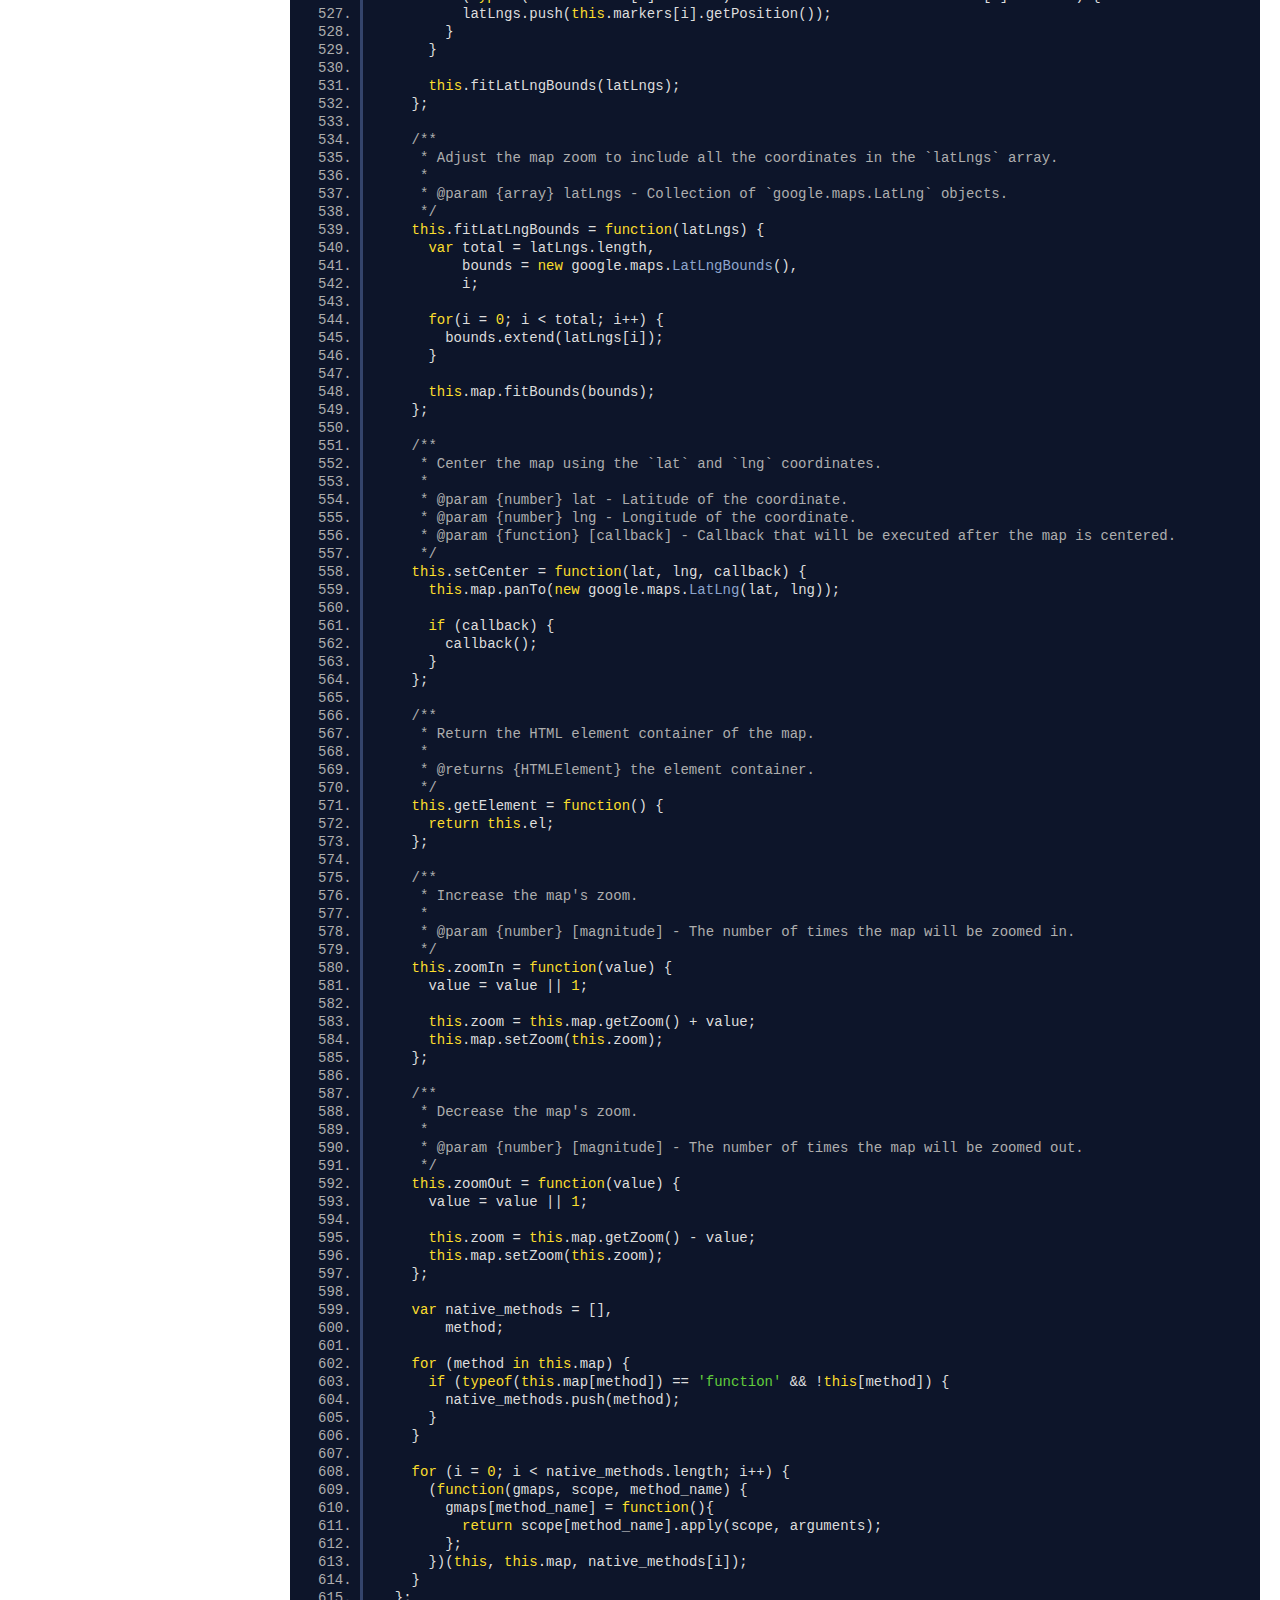
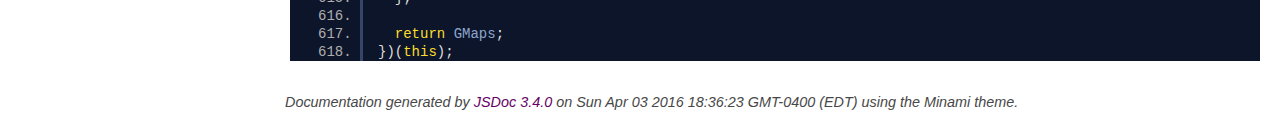
<file: Green Design/gmaps-master/docs/gmaps.core.js.html>
<!DOCTYPE html>
<html lang="en">
<head>
    <meta charset="utf-8">
    <title>gmaps.core.js - Documentation</title>

    <script src="scripts/prettify/prettify.js"></script>
    <script src="scripts/prettify/lang-css.js"></script>
    <!--[if lt IE 9]>
      <script src="//html5shiv.googlecode.com/svn/trunk/html5.js"></script>
    <![endif]-->
    <link type="text/css" rel="stylesheet" href="https://code.ionicframework.com/ionicons/2.0.1/css/ionicons.min.css">
    <link type="text/css" rel="stylesheet" href="styles/prettify.css">
    <link type="text/css" rel="stylesheet" href="styles/jsdoc.css">
</head>
<body>

<input type="checkbox" id="nav-trigger" class="nav-trigger" />
<label for="nav-trigger" class="navicon-button x">
  <div class="navicon"></div>
</label>

<label for="nav-trigger" class="overlay"></label>

<nav>
    <h2><a href="index.html">Home</a></h2><h3>Classes</h3><ul><li><a href="GMaps.html">GMaps</a><ul class='methods'><li data-type='method'><a href="GMaps.html#addControl">addControl</a></li><li data-type='method'><a href="GMaps.html#fitLatLngBounds">fitLatLngBounds</a></li><li data-type='method'><a href="GMaps.html#fitZoom">fitZoom</a></li><li data-type='method'><a href="GMaps.html#getElement">getElement</a></li><li data-type='method'><a href="GMaps.html#hideContextMenu">hideContextMenu</a></li><li data-type='method'><a href="GMaps.html#refresh">refresh</a></li><li data-type='method'><a href="GMaps.html#removeControl">removeControl</a></li><li data-type='method'><a href="GMaps.html#setCenter">setCenter</a></li><li data-type='method'><a href="GMaps.html#setContextMenu">setContextMenu</a></li><li data-type='method'><a href="GMaps.html#zoomIn">zoomIn</a></li><li data-type='method'><a href="GMaps.html#zoomOut">zoomOut</a></li></ul></li></ul>
</nav>

<div id="main">
    
    <h1 class="page-title">gmaps.core.js</h1>
    

    



    
    <section>
        <article>
            <pre class="prettyprint source linenums"><code>var extend_object = function(obj, new_obj) {
  var name;

  if (obj === new_obj) {
    return obj;
  }

  for (name in new_obj) {
    if (new_obj[name] !== undefined) {
      obj[name] = new_obj[name];
    }
  }

  return obj;
};

var replace_object = function(obj, replace) {
  var name;

  if (obj === replace) {
    return obj;
  }

  for (name in replace) {
    if (obj[name] != undefined) {
      obj[name] = replace[name];
    }
  }

  return obj;
};

var array_map = function(array, callback) {
  var original_callback_params = Array.prototype.slice.call(arguments, 2),
      array_return = [],
      array_length = array.length,
      i;

  if (Array.prototype.map &amp;&amp; array.map === Array.prototype.map) {
    array_return = Array.prototype.map.call(array, function(item) {
      var callback_params = original_callback_params.slice(0);
      callback_params.splice(0, 0, item);

      return callback.apply(this, callback_params);
    });
  }
  else {
    for (i = 0; i &lt; array_length; i++) {
      callback_params = original_callback_params;
      callback_params.splice(0, 0, array[i]);
      array_return.push(callback.apply(this, callback_params));
    }
  }

  return array_return;
};

var array_flat = function(array) {
  var new_array = [],
      i;

  for (i = 0; i &lt; array.length; i++) {
    new_array = new_array.concat(array[i]);
  }

  return new_array;
};

var coordsToLatLngs = function(coords, useGeoJSON) {
  var first_coord = coords[0],
      second_coord = coords[1];

  if (useGeoJSON) {
    first_coord = coords[1];
    second_coord = coords[0];
  }

  return new google.maps.LatLng(first_coord, second_coord);
};

var arrayToLatLng = function(coords, useGeoJSON) {
  var i;

  for (i = 0; i &lt; coords.length; i++) {
    if (!(coords[i] instanceof google.maps.LatLng)) {
      if (coords[i].length > 0 &amp;&amp; typeof(coords[i][0]) === "object") {
        coords[i] = arrayToLatLng(coords[i], useGeoJSON);
      }
      else {
        coords[i] = coordsToLatLngs(coords[i], useGeoJSON);
      }
    }
  }

  return coords;
};

var getElementsByClassName = function (class_name, context) {
    var element,
        _class = class_name.replace('.', '');

    if ('jQuery' in this &amp;&amp; context) {
        element = $("." + _class, context)[0];
    } else {
        element = document.getElementsByClassName(_class)[0];
    }
    return element;

};

var getElementById = function(id, context) {
  var element,
  id = id.replace('#', '');

  if ('jQuery' in window &amp;&amp; context) {
    element = $('#' + id, context)[0];
  } else {
    element = document.getElementById(id);
  };

  return element;
};

var findAbsolutePosition = function(obj)  {
  var curleft = 0,
      curtop = 0;

  if (obj.offsetParent) {
    do {
      curleft += obj.offsetLeft;
      curtop += obj.offsetTop;
    } while (obj = obj.offsetParent);
  }

  return [curleft, curtop];
};

var GMaps = (function(global) {
  "use strict";

  var doc = document;
  /**
   * Creates a new GMaps instance, including a Google Maps map.
   * @class GMaps
   * @constructs
   * @param {object} options - `options` accepts all the [MapOptions](https://developers.google.com/maps/documentation/javascript/reference#MapOptions) and [events](https://developers.google.com/maps/documentation/javascript/reference#Map) listed in the Google Maps API. Also accepts:
   * * `lat` (number): Latitude of the map's center
   * * `lng` (number): Longitude of the map's center
   * * `el` (string or HTMLElement): container where the map will be rendered
   * * `markerClusterer` (function): A function to create a marker cluster. You can use MarkerClusterer or MarkerClustererPlus.
   */
  var GMaps = function(options) {

    if (!(typeof window.google === 'object' &amp;&amp; window.google.maps)) {
      if (typeof window.console === 'object' &amp;&amp; window.console.error) {
        console.error('Google Maps API is required. Please register the following JavaScript library https://maps.googleapis.com/maps/api/js.');
      }

      return function() {};
    }

    if (!this) return new GMaps(options);

    options.zoom = options.zoom || 15;
    options.mapType = options.mapType || 'roadmap';

    var valueOrDefault = function(value, defaultValue) {
      return value === undefined ? defaultValue : value;
    };

    var self = this,
        i,
        events_that_hide_context_menu = [
          'bounds_changed', 'center_changed', 'click', 'dblclick', 'drag',
          'dragend', 'dragstart', 'idle', 'maptypeid_changed', 'projection_changed',
          'resize', 'tilesloaded', 'zoom_changed'
        ],
        events_that_doesnt_hide_context_menu = ['mousemove', 'mouseout', 'mouseover'],
        options_to_be_deleted = ['el', 'lat', 'lng', 'mapType', 'width', 'height', 'markerClusterer', 'enableNewStyle'],
        identifier = options.el || options.div,
        markerClustererFunction = options.markerClusterer,
        mapType = google.maps.MapTypeId[options.mapType.toUpperCase()],
        map_center = new google.maps.LatLng(options.lat, options.lng),
        zoomControl = valueOrDefault(options.zoomControl, true),
        zoomControlOpt = options.zoomControlOpt || {
          style: 'DEFAULT',
          position: 'TOP_LEFT'
        },
        zoomControlStyle = zoomControlOpt.style || 'DEFAULT',
        zoomControlPosition = zoomControlOpt.position || 'TOP_LEFT',
        panControl = valueOrDefault(options.panControl, true),
        mapTypeControl = valueOrDefault(options.mapTypeControl, true),
        scaleControl = valueOrDefault(options.scaleControl, true),
        streetViewControl = valueOrDefault(options.streetViewControl, true),
        overviewMapControl = valueOrDefault(overviewMapControl, true),
        map_options = {},
        map_base_options = {
          zoom: this.zoom,
          center: map_center,
          mapTypeId: mapType
        },
        map_controls_options = {
          panControl: panControl,
          zoomControl: zoomControl,
          zoomControlOptions: {
            style: google.maps.ZoomControlStyle[zoomControlStyle],
            position: google.maps.ControlPosition[zoomControlPosition]
          },
          mapTypeControl: mapTypeControl,
          scaleControl: scaleControl,
          streetViewControl: streetViewControl,
          overviewMapControl: overviewMapControl
        };

      if (typeof(options.el) === 'string' || typeof(options.div) === 'string') {
        if (identifier.indexOf("#") > -1) {
            /**
             * Container element
             *
             * @type {HTMLElement}
             */
            this.el = getElementById(identifier, options.context);
        } else {
            this.el = getElementsByClassName.apply(this, [identifier, options.context]);
        }
      } else {
          this.el = identifier;
      }

    if (typeof(this.el) === 'undefined' || this.el === null) {
      throw 'No element defined.';
    }

    window.context_menu = window.context_menu || {};
    window.context_menu[self.el.id] = {};

    /**
     * Collection of custom controls in the map UI
     *
     * @type {array}
     */
    this.controls = [];
    /**
     * Collection of map's overlays
     *
     * @type {array}
     */
    this.overlays = [];
    /**
     * Collection of KML/GeoRSS and FusionTable layers
     *
     * @type {array}
     */
    this.layers = [];
    /**
     * Collection of data layers (See {@link GMaps#addLayer})
     *
     * @type {object}
     */
    this.singleLayers = {};
    /**
     * Collection of map's markers
     *
     * @type {array}
     */
    this.markers = [];
    /**
     * Collection of map's lines
     *
     * @type {array}
     */
    this.polylines = [];
    /**
     * Collection of map's routes requested by {@link GMaps#getRoutes}, {@link GMaps#renderRoute}, {@link GMaps#drawRoute}, {@link GMaps#travelRoute} or {@link GMaps#drawSteppedRoute}
     *
     * @type {array}
     */
    this.routes = [];
    /**
     * Collection of map's polygons
     *
     * @type {array}
     */
    this.polygons = [];
    this.infoWindow = null;
    this.overlay_el = null;
    /**
     * Current map's zoom
     *
     * @type {number}
     */
    this.zoom = options.zoom;
    this.registered_events = {};

    this.el.style.width = options.width || this.el.scrollWidth || this.el.offsetWidth;
    this.el.style.height = options.height || this.el.scrollHeight || this.el.offsetHeight;

    google.maps.visualRefresh = options.enableNewStyle;

    for (i = 0; i &lt; options_to_be_deleted.length; i++) {
      delete options[options_to_be_deleted[i]];
    }

    if(options.disableDefaultUI != true) {
      map_base_options = extend_object(map_base_options, map_controls_options);
    }

    map_options = extend_object(map_base_options, options);

    for (i = 0; i &lt; events_that_hide_context_menu.length; i++) {
      delete map_options[events_that_hide_context_menu[i]];
    }

    for (i = 0; i &lt; events_that_doesnt_hide_context_menu.length; i++) {
      delete map_options[events_that_doesnt_hide_context_menu[i]];
    }

    /**
     * Google Maps map instance
     *
     * @type {google.maps.Map}
     */
    this.map = new google.maps.Map(this.el, map_options);

    if (markerClustererFunction) {
      /**
       * Marker Clusterer instance
       *
       * @type {object}
       */
      this.markerClusterer = markerClustererFunction.apply(this, [this.map]);
    }

    var buildContextMenuHTML = function(control, e) {
      var html = '',
          options = window.context_menu[self.el.id][control];

      for (var i in options){
        if (options.hasOwnProperty(i)) {
          var option = options[i];

          html += '&lt;li>&lt;a id="' + control + '_' + i + '" href="#">' + option.title + '&lt;/a>&lt;/li>';
        }
      }

      if (!getElementById('gmaps_context_menu')) return;

      var context_menu_element = getElementById('gmaps_context_menu');

      context_menu_element.innerHTML = html;

      var context_menu_items = context_menu_element.getElementsByTagName('a'),
          context_menu_items_count = context_menu_items.length,
          i;

      for (i = 0; i &lt; context_menu_items_count; i++) {
        var context_menu_item = context_menu_items[i];

        var assign_menu_item_action = function(ev){
          ev.preventDefault();

          options[this.id.replace(control + '_', '')].action.apply(self, [e]);
          self.hideContextMenu();
        };

        google.maps.event.clearListeners(context_menu_item, 'click');
        google.maps.event.addDomListenerOnce(context_menu_item, 'click', assign_menu_item_action, false);
      }

      var position = findAbsolutePosition.apply(this, [self.el]),
          left = position[0] + e.pixel.x - 15,
          top = position[1] + e.pixel.y- 15;

      context_menu_element.style.left = left + "px";
      context_menu_element.style.top = top + "px";

      // context_menu_element.style.display = 'block';
    };

    this.buildContextMenu = function(control, e) {
      if (control === 'marker') {
        e.pixel = {};

        var overlay = new google.maps.OverlayView();
        overlay.setMap(self.map);

        overlay.draw = function() {
          var projection = overlay.getProjection(),
              position = e.marker.getPosition();

          e.pixel = projection.fromLatLngToContainerPixel(position);

          buildContextMenuHTML(control, e);
        };
      }
      else {
        buildContextMenuHTML(control, e);
      }

      var context_menu_element = getElementById('gmaps_context_menu');

      setTimeout(function() {
        context_menu_element.style.display = 'block';
      }, 0);
    };

    /**
     * Add a context menu for a map or a marker.
     *
     * @param {object} options - The `options` object should contain:
     * * `control` (string): Kind of control the context menu will be attached. Can be "map" or "marker".
     * * `options` (array): A collection of context menu items:
     *   * `title` (string): Item's title shown in the context menu.
     *   * `name` (string): Item's identifier.
     *   * `action` (function): Function triggered after selecting the context menu item.
     */
    this.setContextMenu = function(options) {
      window.context_menu[self.el.id][options.control] = {};

      var i,
          ul = doc.createElement('ul');

      for (i in options.options) {
        if (options.options.hasOwnProperty(i)) {
          var option = options.options[i];

          window.context_menu[self.el.id][options.control][option.name] = {
            title: option.title,
            action: option.action
          };
        }
      }

      ul.id = 'gmaps_context_menu';
      ul.style.display = 'none';
      ul.style.position = 'absolute';
      ul.style.minWidth = '100px';
      ul.style.background = 'white';
      ul.style.listStyle = 'none';
      ul.style.padding = '8px';
      ul.style.boxShadow = '2px 2px 6px #ccc';

      if (!getElementById('gmaps_context_menu')) {
        doc.body.appendChild(ul);
      }

      var context_menu_element = getElementById('gmaps_context_menu');

      google.maps.event.addDomListener(context_menu_element, 'mouseout', function(ev) {
        if (!ev.relatedTarget || !this.contains(ev.relatedTarget)) {
          window.setTimeout(function(){
            context_menu_element.style.display = 'none';
          }, 400);
        }
      }, false);
    };

    /**
     * Hide the current context menu
     */
    this.hideContextMenu = function() {
      var context_menu_element = getElementById('gmaps_context_menu');

      if (context_menu_element) {
        context_menu_element.style.display = 'none';
      }
    };

    var setupListener = function(object, name) {
      google.maps.event.addListener(object, name, function(e){
        if (e == undefined) {
          e = this;
        }

        options[name].apply(this, [e]);

        self.hideContextMenu();
      });
    };

    //google.maps.event.addListener(this.map, 'idle', this.hideContextMenu);
    google.maps.event.addListener(this.map, 'zoom_changed', this.hideContextMenu);

    for (var ev = 0; ev &lt; events_that_hide_context_menu.length; ev++) {
      var name = events_that_hide_context_menu[ev];

      if (name in options) {
        setupListener(this.map, name);
      }
    }

    for (var ev = 0; ev &lt; events_that_doesnt_hide_context_menu.length; ev++) {
      var name = events_that_doesnt_hide_context_menu[ev];

      if (name in options) {
        setupListener(this.map, name);
      }
    }

    google.maps.event.addListener(this.map, 'rightclick', function(e) {
      if (options.rightclick) {
        options.rightclick.apply(this, [e]);
      }

      if(window.context_menu[self.el.id]['map'] != undefined) {
        self.buildContextMenu('map', e);
      }
    });

    /**
     * Trigger a `resize` event, useful if you need to repaint the current map (for changes in the viewport or display / hide actions).
     */
    this.refresh = function() {
      google.maps.event.trigger(this.map, 'resize');
    };

    /**
     * Adjust the map zoom to include all the markers added in the map.
     */
    this.fitZoom = function() {
      var latLngs = [],
          markers_length = this.markers.length,
          i;

      for (i = 0; i &lt; markers_length; i++) {
        if(typeof(this.markers[i].visible) === 'boolean' &amp;&amp; this.markers[i].visible) {
          latLngs.push(this.markers[i].getPosition());
        }
      }

      this.fitLatLngBounds(latLngs);
    };

    /**
     * Adjust the map zoom to include all the coordinates in the `latLngs` array.
     *
     * @param {array} latLngs - Collection of `google.maps.LatLng` objects.
     */
    this.fitLatLngBounds = function(latLngs) {
      var total = latLngs.length,
          bounds = new google.maps.LatLngBounds(),
          i;

      for(i = 0; i &lt; total; i++) {
        bounds.extend(latLngs[i]);
      }

      this.map.fitBounds(bounds);
    };

    /**
     * Center the map using the `lat` and `lng` coordinates.
     *
     * @param {number} lat - Latitude of the coordinate.
     * @param {number} lng - Longitude of the coordinate.
     * @param {function} [callback] - Callback that will be executed after the map is centered.
     */
    this.setCenter = function(lat, lng, callback) {
      this.map.panTo(new google.maps.LatLng(lat, lng));

      if (callback) {
        callback();
      }
    };

    /**
     * Return the HTML element container of the map.
     *
     * @returns {HTMLElement} the element container.
     */
    this.getElement = function() {
      return this.el;
    };

    /**
     * Increase the map's zoom.
     *
     * @param {number} [magnitude] - The number of times the map will be zoomed in.
     */
    this.zoomIn = function(value) {
      value = value || 1;

      this.zoom = this.map.getZoom() + value;
      this.map.setZoom(this.zoom);
    };

    /**
     * Decrease the map's zoom.
     *
     * @param {number} [magnitude] - The number of times the map will be zoomed out.
     */
    this.zoomOut = function(value) {
      value = value || 1;

      this.zoom = this.map.getZoom() - value;
      this.map.setZoom(this.zoom);
    };

    var native_methods = [],
        method;

    for (method in this.map) {
      if (typeof(this.map[method]) == 'function' &amp;&amp; !this[method]) {
        native_methods.push(method);
      }
    }

    for (i = 0; i &lt; native_methods.length; i++) {
      (function(gmaps, scope, method_name) {
        gmaps[method_name] = function(){
          return scope[method_name].apply(scope, arguments);
        };
      })(this, this.map, native_methods[i]);
    }
  };

  return GMaps;
})(this);
</code></pre>
        </article>
    </section>




</div>

<br class="clear">

<footer>
    Documentation generated by <a href="https://github.com/jsdoc3/jsdoc">JSDoc 3.4.0</a> on Sun Apr 03 2016 18:36:23 GMT-0400 (EDT) using the Minami theme.
</footer>

<script>prettyPrint();</script>
<script src="scripts/linenumber.js"></script>
</body>
</html>
</file>
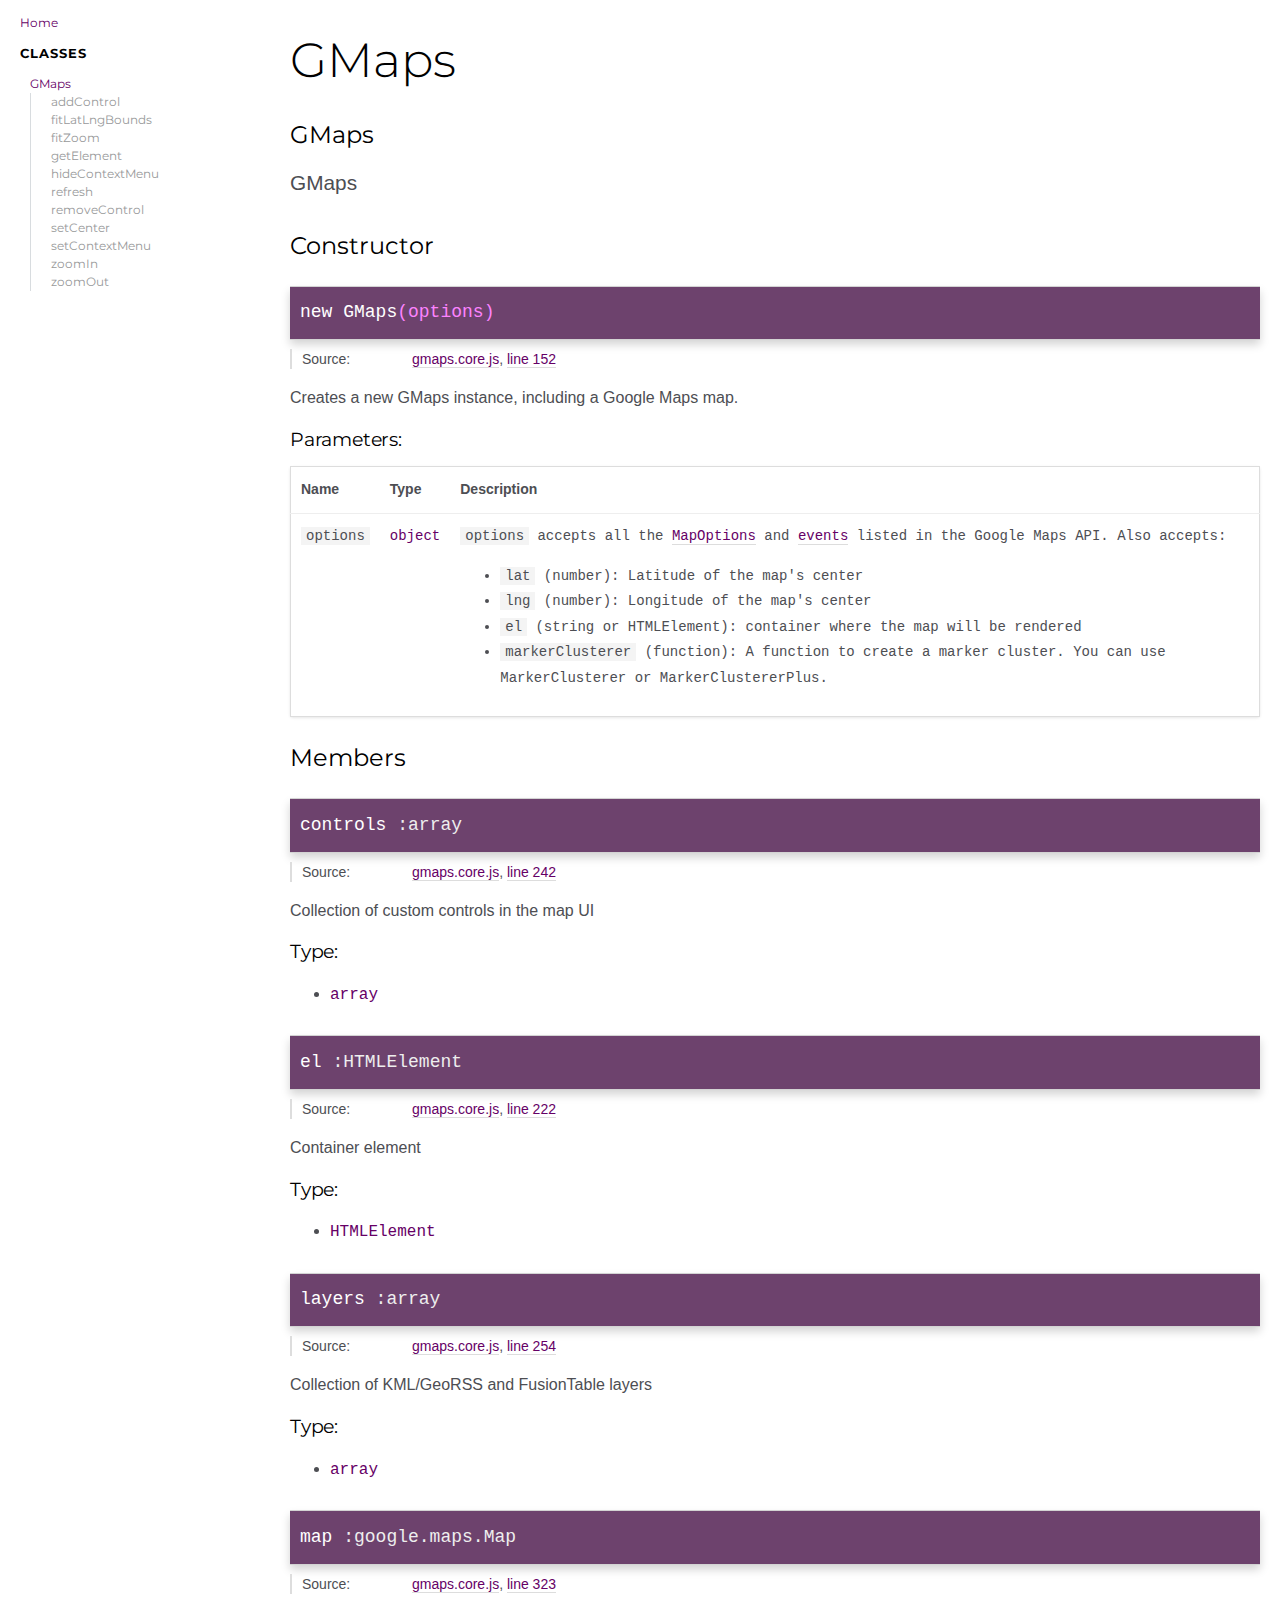
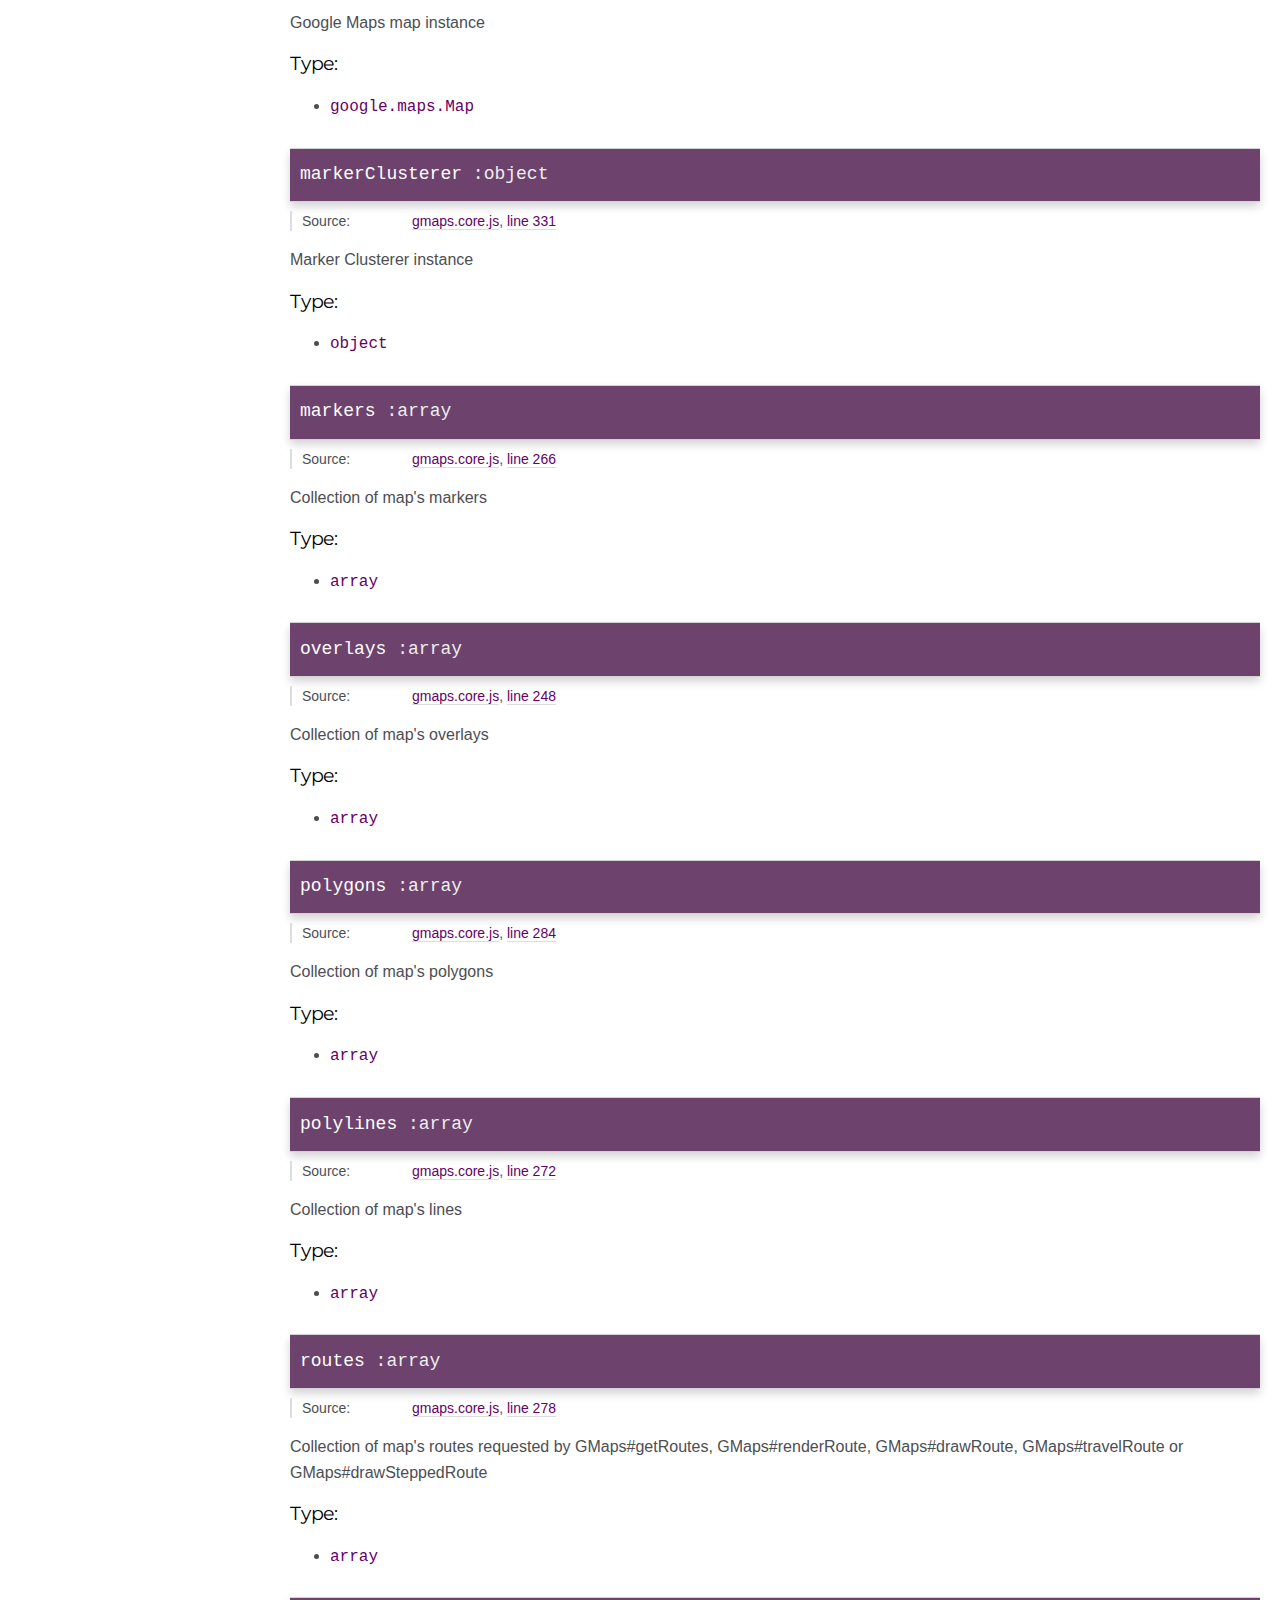
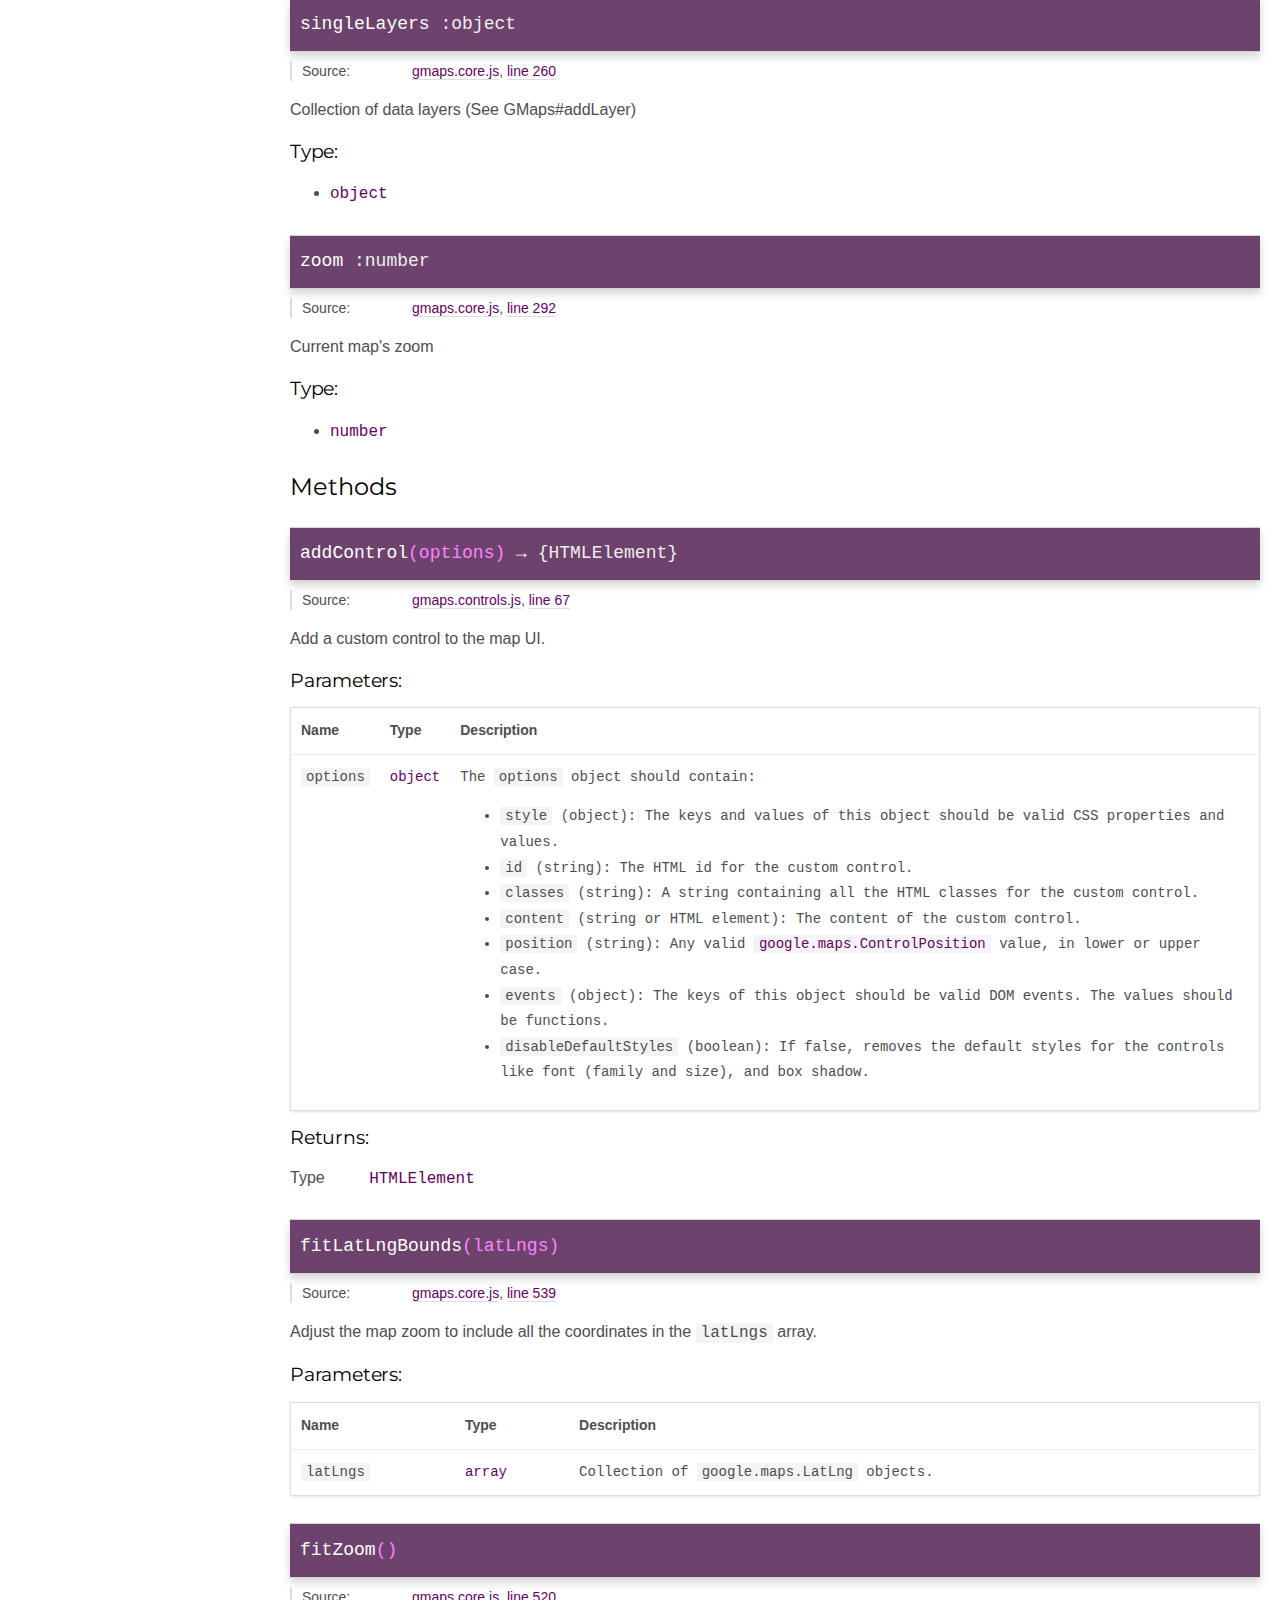
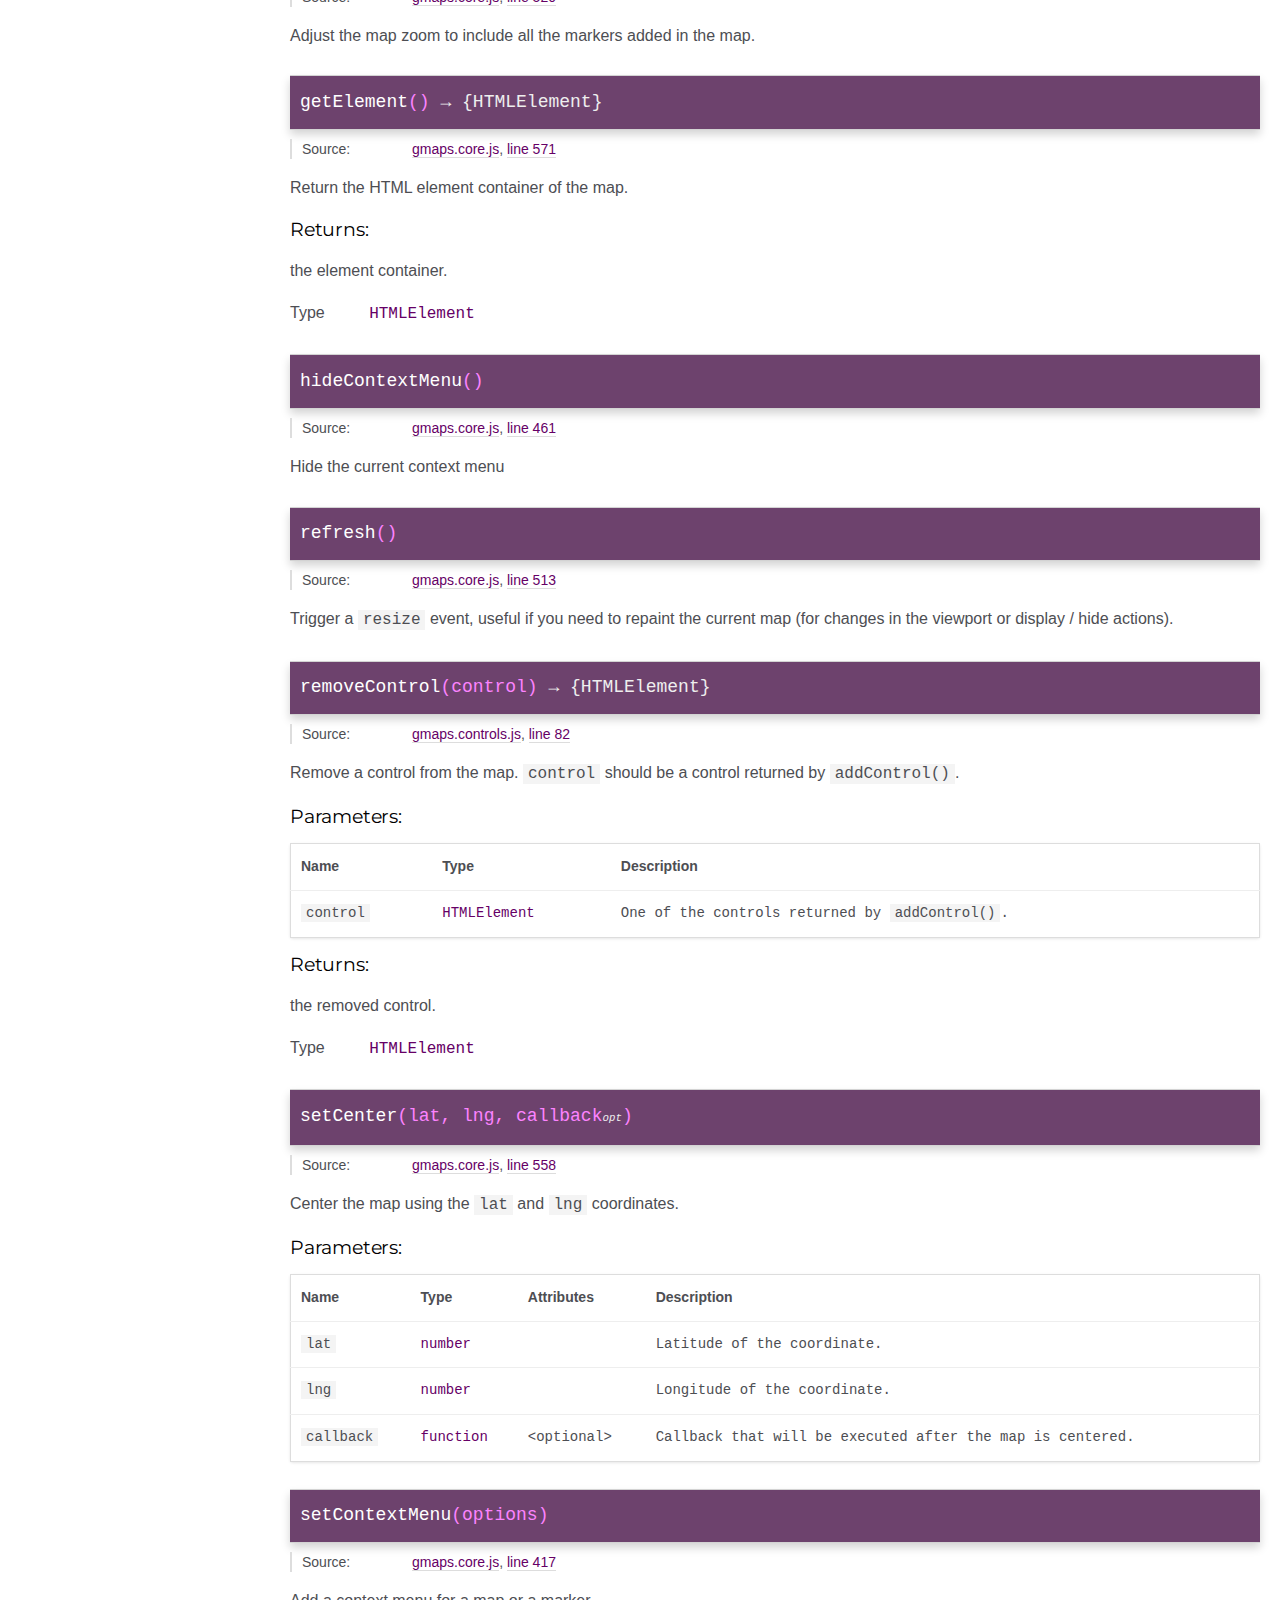
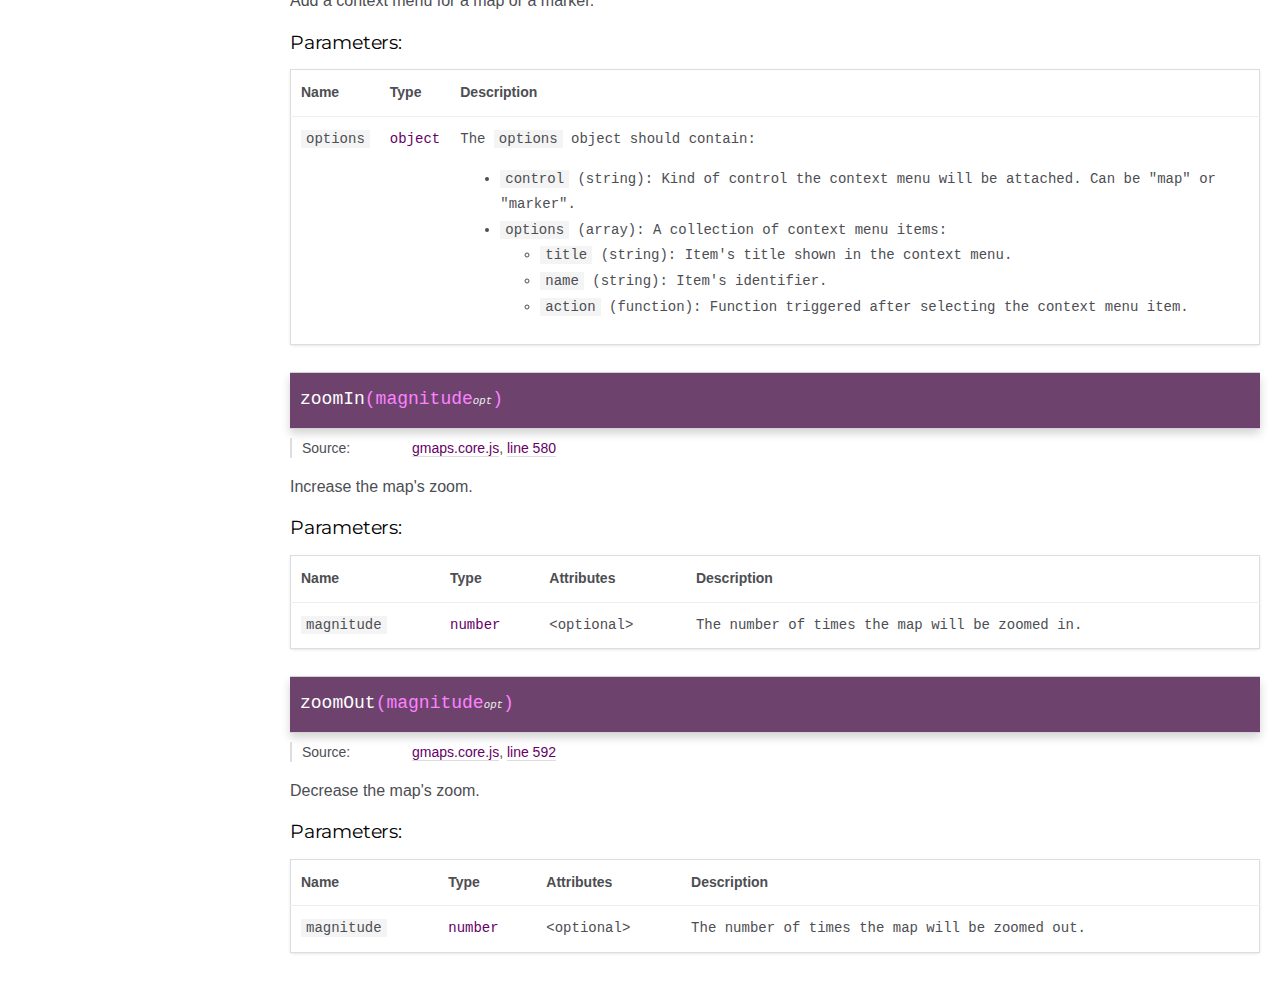
<file: Green Design/gmaps-master/docs/GMaps.html>
<!DOCTYPE html>
<html lang="en">
<head>
    <meta charset="utf-8">
    <title>GMaps - Documentation</title>

    <script src="scripts/prettify/prettify.js"></script>
    <script src="scripts/prettify/lang-css.js"></script>
    <!--[if lt IE 9]>
      <script src="//html5shiv.googlecode.com/svn/trunk/html5.js"></script>
    <![endif]-->
    <link type="text/css" rel="stylesheet" href="https://code.ionicframework.com/ionicons/2.0.1/css/ionicons.min.css">
    <link type="text/css" rel="stylesheet" href="styles/prettify.css">
    <link type="text/css" rel="stylesheet" href="styles/jsdoc.css">
</head>
<body>

<input type="checkbox" id="nav-trigger" class="nav-trigger" />
<label for="nav-trigger" class="navicon-button x">
  <div class="navicon"></div>
</label>

<label for="nav-trigger" class="overlay"></label>

<nav>
    <h2><a href="index.html">Home</a></h2><h3>Classes</h3><ul><li><a href="GMaps.html">GMaps</a><ul class='methods'><li data-type='method'><a href="GMaps.html#addControl">addControl</a></li><li data-type='method'><a href="GMaps.html#fitLatLngBounds">fitLatLngBounds</a></li><li data-type='method'><a href="GMaps.html#fitZoom">fitZoom</a></li><li data-type='method'><a href="GMaps.html#getElement">getElement</a></li><li data-type='method'><a href="GMaps.html#hideContextMenu">hideContextMenu</a></li><li data-type='method'><a href="GMaps.html#refresh">refresh</a></li><li data-type='method'><a href="GMaps.html#removeControl">removeControl</a></li><li data-type='method'><a href="GMaps.html#setCenter">setCenter</a></li><li data-type='method'><a href="GMaps.html#setContextMenu">setContextMenu</a></li><li data-type='method'><a href="GMaps.html#zoomIn">zoomIn</a></li><li data-type='method'><a href="GMaps.html#zoomOut">zoomOut</a></li></ul></li></ul>
</nav>

<div id="main">
    
    <h1 class="page-title">GMaps</h1>
    

    




<section>

<header>
    
        <h2>
        GMaps
        </h2>
        
            <div class="class-description"><p>GMaps</p></div>
        
    
</header>

<article>
    <div class="container-overview">
    
        

    
    <h2>Constructor</h2>
    

    <h4 class="name" id="GMaps"><span class="type-signature"></span>new GMaps<span class="signature">(options)</span><span class="type-signature"></span></h4>

    




<dl class="details">

    
    <dt class="tag-source">Source:</dt>
    <dd class="tag-source"><ul class="dummy"><li>
        <a href="gmaps.core.js.html">gmaps.core.js</a>, <a href="gmaps.core.js.html#line152">line 152</a>
    </li></ul></dd>
    

    

    

    

    

    

    

    

    

    

    

    

    

    

    

    
</dl>





<div class="description">
    <p>Creates a new GMaps instance, including a Google Maps map.</p>
</div>











    <h5>Parameters:</h5>
    

<table class="params">
    <thead>
    <tr>
        
        <th>Name</th>
        

        <th>Type</th>

        

        

        <th class="last">Description</th>
    </tr>
    </thead>

    <tbody>
    

        <tr>
            
                <td class="name"><code>options</code></td>
            

            <td class="type">
            
                
<span class="param-type">object</span>


            
            </td>

            

            

            <td class="description last"><p><code>options</code> accepts all the <a href="https://developers.google.com/maps/documentation/javascript/reference#MapOptions">MapOptions</a> and <a href="https://developers.google.com/maps/documentation/javascript/reference#Map">events</a> listed in the Google Maps API. Also accepts:</p>
<ul>
<li><code>lat</code> (number): Latitude of the map's center</li>
<li><code>lng</code> (number): Longitude of the map's center</li>
<li><code>el</code> (string or HTMLElement): container where the map will be rendered</li>
<li><code>markerClusterer</code> (function): A function to create a marker cluster. You can use MarkerClusterer or MarkerClustererPlus.</li>
</ul></td>
        </tr>

    
    </tbody>
</table>
















    
    </div>

    

    

    

     

    

    
        <h3 class="subsection-title">Members</h3>

        
            
<h4 class="name" id="controls"><span class="type-signature"></span>controls<span class="type-signature"> :array</span></h4>





<dl class="details">

    
    <dt class="tag-source">Source:</dt>
    <dd class="tag-source"><ul class="dummy"><li>
        <a href="gmaps.core.js.html">gmaps.core.js</a>, <a href="gmaps.core.js.html#line242">line 242</a>
    </li></ul></dd>
    

    

    

    

    

    

    

    

    

    

    

    

    

    

    

    
</dl>





<div class="description">
    <p>Collection of custom controls in the map UI</p>
</div>



    <h5>Type:</h5>
    <ul>
        <li>
            
<span class="param-type">array</span>


        </li>
    </ul>






        
            
<h4 class="name" id="el"><span class="type-signature"></span>el<span class="type-signature"> :HTMLElement</span></h4>





<dl class="details">

    
    <dt class="tag-source">Source:</dt>
    <dd class="tag-source"><ul class="dummy"><li>
        <a href="gmaps.core.js.html">gmaps.core.js</a>, <a href="gmaps.core.js.html#line222">line 222</a>
    </li></ul></dd>
    

    

    

    

    

    

    

    

    

    

    

    

    

    

    

    
</dl>





<div class="description">
    <p>Container element</p>
</div>



    <h5>Type:</h5>
    <ul>
        <li>
            
<span class="param-type">HTMLElement</span>


        </li>
    </ul>






        
            
<h4 class="name" id="layers"><span class="type-signature"></span>layers<span class="type-signature"> :array</span></h4>





<dl class="details">

    
    <dt class="tag-source">Source:</dt>
    <dd class="tag-source"><ul class="dummy"><li>
        <a href="gmaps.core.js.html">gmaps.core.js</a>, <a href="gmaps.core.js.html#line254">line 254</a>
    </li></ul></dd>
    

    

    

    

    

    

    

    

    

    

    

    

    

    

    

    
</dl>





<div class="description">
    <p>Collection of KML/GeoRSS and FusionTable layers</p>
</div>



    <h5>Type:</h5>
    <ul>
        <li>
            
<span class="param-type">array</span>


        </li>
    </ul>






        
            
<h4 class="name" id="map"><span class="type-signature"></span>map<span class="type-signature"> :google.maps.Map</span></h4>





<dl class="details">

    
    <dt class="tag-source">Source:</dt>
    <dd class="tag-source"><ul class="dummy"><li>
        <a href="gmaps.core.js.html">gmaps.core.js</a>, <a href="gmaps.core.js.html#line323">line 323</a>
    </li></ul></dd>
    

    

    

    

    

    

    

    

    

    

    

    

    

    

    

    
</dl>





<div class="description">
    <p>Google Maps map instance</p>
</div>



    <h5>Type:</h5>
    <ul>
        <li>
            
<span class="param-type">google.maps.Map</span>


        </li>
    </ul>






        
            
<h4 class="name" id="markerClusterer"><span class="type-signature"></span>markerClusterer<span class="type-signature"> :object</span></h4>





<dl class="details">

    
    <dt class="tag-source">Source:</dt>
    <dd class="tag-source"><ul class="dummy"><li>
        <a href="gmaps.core.js.html">gmaps.core.js</a>, <a href="gmaps.core.js.html#line331">line 331</a>
    </li></ul></dd>
    

    

    

    

    

    

    

    

    

    

    

    

    

    

    

    
</dl>





<div class="description">
    <p>Marker Clusterer instance</p>
</div>



    <h5>Type:</h5>
    <ul>
        <li>
            
<span class="param-type">object</span>


        </li>
    </ul>






        
            
<h4 class="name" id="markers"><span class="type-signature"></span>markers<span class="type-signature"> :array</span></h4>





<dl class="details">

    
    <dt class="tag-source">Source:</dt>
    <dd class="tag-source"><ul class="dummy"><li>
        <a href="gmaps.core.js.html">gmaps.core.js</a>, <a href="gmaps.core.js.html#line266">line 266</a>
    </li></ul></dd>
    

    

    

    

    

    

    

    

    

    

    

    

    

    

    

    
</dl>





<div class="description">
    <p>Collection of map's markers</p>
</div>



    <h5>Type:</h5>
    <ul>
        <li>
            
<span class="param-type">array</span>


        </li>
    </ul>






        
            
<h4 class="name" id="overlays"><span class="type-signature"></span>overlays<span class="type-signature"> :array</span></h4>





<dl class="details">

    
    <dt class="tag-source">Source:</dt>
    <dd class="tag-source"><ul class="dummy"><li>
        <a href="gmaps.core.js.html">gmaps.core.js</a>, <a href="gmaps.core.js.html#line248">line 248</a>
    </li></ul></dd>
    

    

    

    

    

    

    

    

    

    

    

    

    

    

    

    
</dl>





<div class="description">
    <p>Collection of map's overlays</p>
</div>



    <h5>Type:</h5>
    <ul>
        <li>
            
<span class="param-type">array</span>


        </li>
    </ul>






        
            
<h4 class="name" id="polygons"><span class="type-signature"></span>polygons<span class="type-signature"> :array</span></h4>





<dl class="details">

    
    <dt class="tag-source">Source:</dt>
    <dd class="tag-source"><ul class="dummy"><li>
        <a href="gmaps.core.js.html">gmaps.core.js</a>, <a href="gmaps.core.js.html#line284">line 284</a>
    </li></ul></dd>
    

    

    

    

    

    

    

    

    

    

    

    

    

    

    

    
</dl>





<div class="description">
    <p>Collection of map's polygons</p>
</div>



    <h5>Type:</h5>
    <ul>
        <li>
            
<span class="param-type">array</span>


        </li>
    </ul>






        
            
<h4 class="name" id="polylines"><span class="type-signature"></span>polylines<span class="type-signature"> :array</span></h4>





<dl class="details">

    
    <dt class="tag-source">Source:</dt>
    <dd class="tag-source"><ul class="dummy"><li>
        <a href="gmaps.core.js.html">gmaps.core.js</a>, <a href="gmaps.core.js.html#line272">line 272</a>
    </li></ul></dd>
    

    

    

    

    

    

    

    

    

    

    

    

    

    

    

    
</dl>





<div class="description">
    <p>Collection of map's lines</p>
</div>



    <h5>Type:</h5>
    <ul>
        <li>
            
<span class="param-type">array</span>


        </li>
    </ul>






        
            
<h4 class="name" id="routes"><span class="type-signature"></span>routes<span class="type-signature"> :array</span></h4>





<dl class="details">

    
    <dt class="tag-source">Source:</dt>
    <dd class="tag-source"><ul class="dummy"><li>
        <a href="gmaps.core.js.html">gmaps.core.js</a>, <a href="gmaps.core.js.html#line278">line 278</a>
    </li></ul></dd>
    

    

    

    

    

    

    

    

    

    

    

    

    

    

    

    
</dl>





<div class="description">
    <p>Collection of map's routes requested by GMaps#getRoutes, GMaps#renderRoute, GMaps#drawRoute, GMaps#travelRoute or GMaps#drawSteppedRoute</p>
</div>



    <h5>Type:</h5>
    <ul>
        <li>
            
<span class="param-type">array</span>


        </li>
    </ul>






        
            
<h4 class="name" id="singleLayers"><span class="type-signature"></span>singleLayers<span class="type-signature"> :object</span></h4>





<dl class="details">

    
    <dt class="tag-source">Source:</dt>
    <dd class="tag-source"><ul class="dummy"><li>
        <a href="gmaps.core.js.html">gmaps.core.js</a>, <a href="gmaps.core.js.html#line260">line 260</a>
    </li></ul></dd>
    

    

    

    

    

    

    

    

    

    

    

    

    

    

    

    
</dl>





<div class="description">
    <p>Collection of data layers (See GMaps#addLayer)</p>
</div>



    <h5>Type:</h5>
    <ul>
        <li>
            
<span class="param-type">object</span>


        </li>
    </ul>






        
            
<h4 class="name" id="zoom"><span class="type-signature"></span>zoom<span class="type-signature"> :number</span></h4>





<dl class="details">

    
    <dt class="tag-source">Source:</dt>
    <dd class="tag-source"><ul class="dummy"><li>
        <a href="gmaps.core.js.html">gmaps.core.js</a>, <a href="gmaps.core.js.html#line292">line 292</a>
    </li></ul></dd>
    

    

    

    

    

    

    

    

    

    

    

    

    

    

    

    
</dl>





<div class="description">
    <p>Current map's zoom</p>
</div>



    <h5>Type:</h5>
    <ul>
        <li>
            
<span class="param-type">number</span>


        </li>
    </ul>






        
    

    
        <h3 class="subsection-title">Methods</h3>

        
            

    

    <h4 class="name" id="addControl"><span class="type-signature"></span>addControl<span class="signature">(options)</span><span class="type-signature"> &rarr; {HTMLElement}</span></h4>

    




<dl class="details">

    
    <dt class="tag-source">Source:</dt>
    <dd class="tag-source"><ul class="dummy"><li>
        <a href="gmaps.controls.js.html">gmaps.controls.js</a>, <a href="gmaps.controls.js.html#line67">line 67</a>
    </li></ul></dd>
    

    

    

    

    

    

    

    

    

    

    

    

    

    

    

    
</dl>





<div class="description">
    <p>Add a custom control to the map UI.</p>
</div>











    <h5>Parameters:</h5>
    

<table class="params">
    <thead>
    <tr>
        
        <th>Name</th>
        

        <th>Type</th>

        

        

        <th class="last">Description</th>
    </tr>
    </thead>

    <tbody>
    

        <tr>
            
                <td class="name"><code>options</code></td>
            

            <td class="type">
            
                
<span class="param-type">object</span>


            
            </td>

            

            

            <td class="description last"><p>The <code>options</code> object should contain:</p>
<ul>
<li><code>style</code> (object): The keys and values of this object should be valid CSS properties and values.</li>
<li><code>id</code> (string): The HTML id for the custom control.</li>
<li><code>classes</code> (string): A string containing all the HTML classes for the custom control.</li>
<li><code>content</code> (string or HTML element): The content of the custom control.</li>
<li><code>position</code> (string): Any valid <a href="https://developers.google.com/maps/documentation/javascript/controls#ControlPositioning"><code>google.maps.ControlPosition</code></a> value, in lower or upper case.</li>
<li><code>events</code> (object): The keys of this object should be valid DOM events. The values should be functions.</li>
<li><code>disableDefaultStyles</code> (boolean): If false, removes the default styles for the controls like font (family and size), and box shadow.</li>
</ul></td>
        </tr>

    
    </tbody>
</table>














<h5>Returns:</h5>

        


<dl class="param-type">
    <dt>
        Type
    </dt>
    <dd>
        
<span class="param-type">HTMLElement</span>


    </dd>
</dl>

    


        
            

    

    <h4 class="name" id="fitLatLngBounds"><span class="type-signature"></span>fitLatLngBounds<span class="signature">(latLngs)</span><span class="type-signature"></span></h4>

    




<dl class="details">

    
    <dt class="tag-source">Source:</dt>
    <dd class="tag-source"><ul class="dummy"><li>
        <a href="gmaps.core.js.html">gmaps.core.js</a>, <a href="gmaps.core.js.html#line539">line 539</a>
    </li></ul></dd>
    

    

    

    

    

    

    

    

    

    

    

    

    

    

    

    
</dl>





<div class="description">
    <p>Adjust the map zoom to include all the coordinates in the <code>latLngs</code> array.</p>
</div>











    <h5>Parameters:</h5>
    

<table class="params">
    <thead>
    <tr>
        
        <th>Name</th>
        

        <th>Type</th>

        

        

        <th class="last">Description</th>
    </tr>
    </thead>

    <tbody>
    

        <tr>
            
                <td class="name"><code>latLngs</code></td>
            

            <td class="type">
            
                
<span class="param-type">array</span>


            
            </td>

            

            

            <td class="description last"><p>Collection of <code>google.maps.LatLng</code> objects.</p></td>
        </tr>

    
    </tbody>
</table>
















        
            

    

    <h4 class="name" id="fitZoom"><span class="type-signature"></span>fitZoom<span class="signature">()</span><span class="type-signature"></span></h4>

    




<dl class="details">

    
    <dt class="tag-source">Source:</dt>
    <dd class="tag-source"><ul class="dummy"><li>
        <a href="gmaps.core.js.html">gmaps.core.js</a>, <a href="gmaps.core.js.html#line520">line 520</a>
    </li></ul></dd>
    

    

    

    

    

    

    

    

    

    

    

    

    

    

    

    
</dl>





<div class="description">
    <p>Adjust the map zoom to include all the markers added in the map.</p>
</div>

























        
            

    

    <h4 class="name" id="getElement"><span class="type-signature"></span>getElement<span class="signature">()</span><span class="type-signature"> &rarr; {HTMLElement}</span></h4>

    




<dl class="details">

    
    <dt class="tag-source">Source:</dt>
    <dd class="tag-source"><ul class="dummy"><li>
        <a href="gmaps.core.js.html">gmaps.core.js</a>, <a href="gmaps.core.js.html#line571">line 571</a>
    </li></ul></dd>
    

    

    

    

    

    

    

    

    

    

    

    

    

    

    

    
</dl>





<div class="description">
    <p>Return the HTML element container of the map.</p>
</div>























<h5>Returns:</h5>

        
<div class="param-desc">
    <p>the element container.</p>
</div>



<dl class="param-type">
    <dt>
        Type
    </dt>
    <dd>
        
<span class="param-type">HTMLElement</span>


    </dd>
</dl>

    


        
            

    

    <h4 class="name" id="hideContextMenu"><span class="type-signature"></span>hideContextMenu<span class="signature">()</span><span class="type-signature"></span></h4>

    




<dl class="details">

    
    <dt class="tag-source">Source:</dt>
    <dd class="tag-source"><ul class="dummy"><li>
        <a href="gmaps.core.js.html">gmaps.core.js</a>, <a href="gmaps.core.js.html#line461">line 461</a>
    </li></ul></dd>
    

    

    

    

    

    

    

    

    

    

    

    

    

    

    

    
</dl>





<div class="description">
    <p>Hide the current context menu</p>
</div>

























        
            

    

    <h4 class="name" id="refresh"><span class="type-signature"></span>refresh<span class="signature">()</span><span class="type-signature"></span></h4>

    




<dl class="details">

    
    <dt class="tag-source">Source:</dt>
    <dd class="tag-source"><ul class="dummy"><li>
        <a href="gmaps.core.js.html">gmaps.core.js</a>, <a href="gmaps.core.js.html#line513">line 513</a>
    </li></ul></dd>
    

    

    

    

    

    

    

    

    

    

    

    

    

    

    

    
</dl>





<div class="description">
    <p>Trigger a <code>resize</code> event, useful if you need to repaint the current map (for changes in the viewport or display / hide actions).</p>
</div>

























        
            

    

    <h4 class="name" id="removeControl"><span class="type-signature"></span>removeControl<span class="signature">(control)</span><span class="type-signature"> &rarr; {HTMLElement}</span></h4>

    




<dl class="details">

    
    <dt class="tag-source">Source:</dt>
    <dd class="tag-source"><ul class="dummy"><li>
        <a href="gmaps.controls.js.html">gmaps.controls.js</a>, <a href="gmaps.controls.js.html#line82">line 82</a>
    </li></ul></dd>
    

    

    

    

    

    

    

    

    

    

    

    

    

    

    

    
</dl>





<div class="description">
    <p>Remove a control from the map. <code>control</code> should be a control returned by <code>addControl()</code>.</p>
</div>











    <h5>Parameters:</h5>
    

<table class="params">
    <thead>
    <tr>
        
        <th>Name</th>
        

        <th>Type</th>

        

        

        <th class="last">Description</th>
    </tr>
    </thead>

    <tbody>
    

        <tr>
            
                <td class="name"><code>control</code></td>
            

            <td class="type">
            
                
<span class="param-type">HTMLElement</span>


            
            </td>

            

            

            <td class="description last"><p>One of the controls returned by <code>addControl()</code>.</p></td>
        </tr>

    
    </tbody>
</table>














<h5>Returns:</h5>

        
<div class="param-desc">
    <p>the removed control.</p>
</div>



<dl class="param-type">
    <dt>
        Type
    </dt>
    <dd>
        
<span class="param-type">HTMLElement</span>


    </dd>
</dl>

    


        
            

    

    <h4 class="name" id="setCenter"><span class="type-signature"></span>setCenter<span class="signature">(lat, lng, callback<span class="signature-attributes">opt</span>)</span><span class="type-signature"></span></h4>

    




<dl class="details">

    
    <dt class="tag-source">Source:</dt>
    <dd class="tag-source"><ul class="dummy"><li>
        <a href="gmaps.core.js.html">gmaps.core.js</a>, <a href="gmaps.core.js.html#line558">line 558</a>
    </li></ul></dd>
    

    

    

    

    

    

    

    

    

    

    

    

    

    

    

    
</dl>





<div class="description">
    <p>Center the map using the <code>lat</code> and <code>lng</code> coordinates.</p>
</div>











    <h5>Parameters:</h5>
    

<table class="params">
    <thead>
    <tr>
        
        <th>Name</th>
        

        <th>Type</th>

        
        <th>Attributes</th>
        

        

        <th class="last">Description</th>
    </tr>
    </thead>

    <tbody>
    

        <tr>
            
                <td class="name"><code>lat</code></td>
            

            <td class="type">
            
                
<span class="param-type">number</span>


            
            </td>

            
                <td class="attributes">
                

                

                
                </td>
            

            

            <td class="description last"><p>Latitude of the coordinate.</p></td>
        </tr>

    

        <tr>
            
                <td class="name"><code>lng</code></td>
            

            <td class="type">
            
                
<span class="param-type">number</span>


            
            </td>

            
                <td class="attributes">
                

                

                
                </td>
            

            

            <td class="description last"><p>Longitude of the coordinate.</p></td>
        </tr>

    

        <tr>
            
                <td class="name"><code>callback</code></td>
            

            <td class="type">
            
                
<span class="param-type">function</span>


            
            </td>

            
                <td class="attributes">
                
                    &lt;optional><br>
                

                

                
                </td>
            

            

            <td class="description last"><p>Callback that will be executed after the map is centered.</p></td>
        </tr>

    
    </tbody>
</table>
















        
            

    

    <h4 class="name" id="setContextMenu"><span class="type-signature"></span>setContextMenu<span class="signature">(options)</span><span class="type-signature"></span></h4>

    




<dl class="details">

    
    <dt class="tag-source">Source:</dt>
    <dd class="tag-source"><ul class="dummy"><li>
        <a href="gmaps.core.js.html">gmaps.core.js</a>, <a href="gmaps.core.js.html#line417">line 417</a>
    </li></ul></dd>
    

    

    

    

    

    

    

    

    

    

    

    

    

    

    

    
</dl>





<div class="description">
    <p>Add a context menu for a map or a marker.</p>
</div>











    <h5>Parameters:</h5>
    

<table class="params">
    <thead>
    <tr>
        
        <th>Name</th>
        

        <th>Type</th>

        

        

        <th class="last">Description</th>
    </tr>
    </thead>

    <tbody>
    

        <tr>
            
                <td class="name"><code>options</code></td>
            

            <td class="type">
            
                
<span class="param-type">object</span>


            
            </td>

            

            

            <td class="description last"><p>The <code>options</code> object should contain:</p>
<ul>
<li><code>control</code> (string): Kind of control the context menu will be attached. Can be &quot;map&quot; or &quot;marker&quot;.</li>
<li><code>options</code> (array): A collection of context menu items:<ul>
<li><code>title</code> (string): Item's title shown in the context menu.</li>
<li><code>name</code> (string): Item's identifier.</li>
<li><code>action</code> (function): Function triggered after selecting the context menu item.</li>
</ul>
</li>
</ul></td>
        </tr>

    
    </tbody>
</table>
















        
            

    

    <h4 class="name" id="zoomIn"><span class="type-signature"></span>zoomIn<span class="signature">(magnitude<span class="signature-attributes">opt</span>)</span><span class="type-signature"></span></h4>

    




<dl class="details">

    
    <dt class="tag-source">Source:</dt>
    <dd class="tag-source"><ul class="dummy"><li>
        <a href="gmaps.core.js.html">gmaps.core.js</a>, <a href="gmaps.core.js.html#line580">line 580</a>
    </li></ul></dd>
    

    

    

    

    

    

    

    

    

    

    

    

    

    

    

    
</dl>





<div class="description">
    <p>Increase the map's zoom.</p>
</div>











    <h5>Parameters:</h5>
    

<table class="params">
    <thead>
    <tr>
        
        <th>Name</th>
        

        <th>Type</th>

        
        <th>Attributes</th>
        

        

        <th class="last">Description</th>
    </tr>
    </thead>

    <tbody>
    

        <tr>
            
                <td class="name"><code>magnitude</code></td>
            

            <td class="type">
            
                
<span class="param-type">number</span>


            
            </td>

            
                <td class="attributes">
                
                    &lt;optional><br>
                

                

                
                </td>
            

            

            <td class="description last"><p>The number of times the map will be zoomed in.</p></td>
        </tr>

    
    </tbody>
</table>
















        
            

    

    <h4 class="name" id="zoomOut"><span class="type-signature"></span>zoomOut<span class="signature">(magnitude<span class="signature-attributes">opt</span>)</span><span class="type-signature"></span></h4>

    




<dl class="details">

    
    <dt class="tag-source">Source:</dt>
    <dd class="tag-source"><ul class="dummy"><li>
        <a href="gmaps.core.js.html">gmaps.core.js</a>, <a href="gmaps.core.js.html#line592">line 592</a>
    </li></ul></dd>
    

    

    

    

    

    

    

    

    

    

    

    

    

    

    

    
</dl>





<div class="description">
    <p>Decrease the map's zoom.</p>
</div>











    <h5>Parameters:</h5>
    

<table class="params">
    <thead>
    <tr>
        
        <th>Name</th>
        

        <th>Type</th>

        
        <th>Attributes</th>
        

        

        <th class="last">Description</th>
    </tr>
    </thead>

    <tbody>
    

        <tr>
            
                <td class="name"><code>magnitude</code></td>
            

            <td class="type">
            
                
<span class="param-type">number</span>


            
            </td>

            
                <td class="attributes">
                
                    &lt;optional><br>
                

                

                
                </td>
            

            

            <td class="description last"><p>The number of times the map will be zoomed out.</p></td>
        </tr>

    
    </tbody>
</table>
















        
    

    

    
</article>

</section>




</div>

<br class="clear">

<footer>
    Documentation generated by <a href="https://github.com/jsdoc3/jsdoc">JSDoc 3.4.0</a> on Sun Apr 03 2016 18:36:23 GMT-0400 (EDT) using the Minami theme.
</footer>

<script>prettyPrint();</script>
<script src="scripts/linenumber.js"></script>
</body>
</html>
</file>
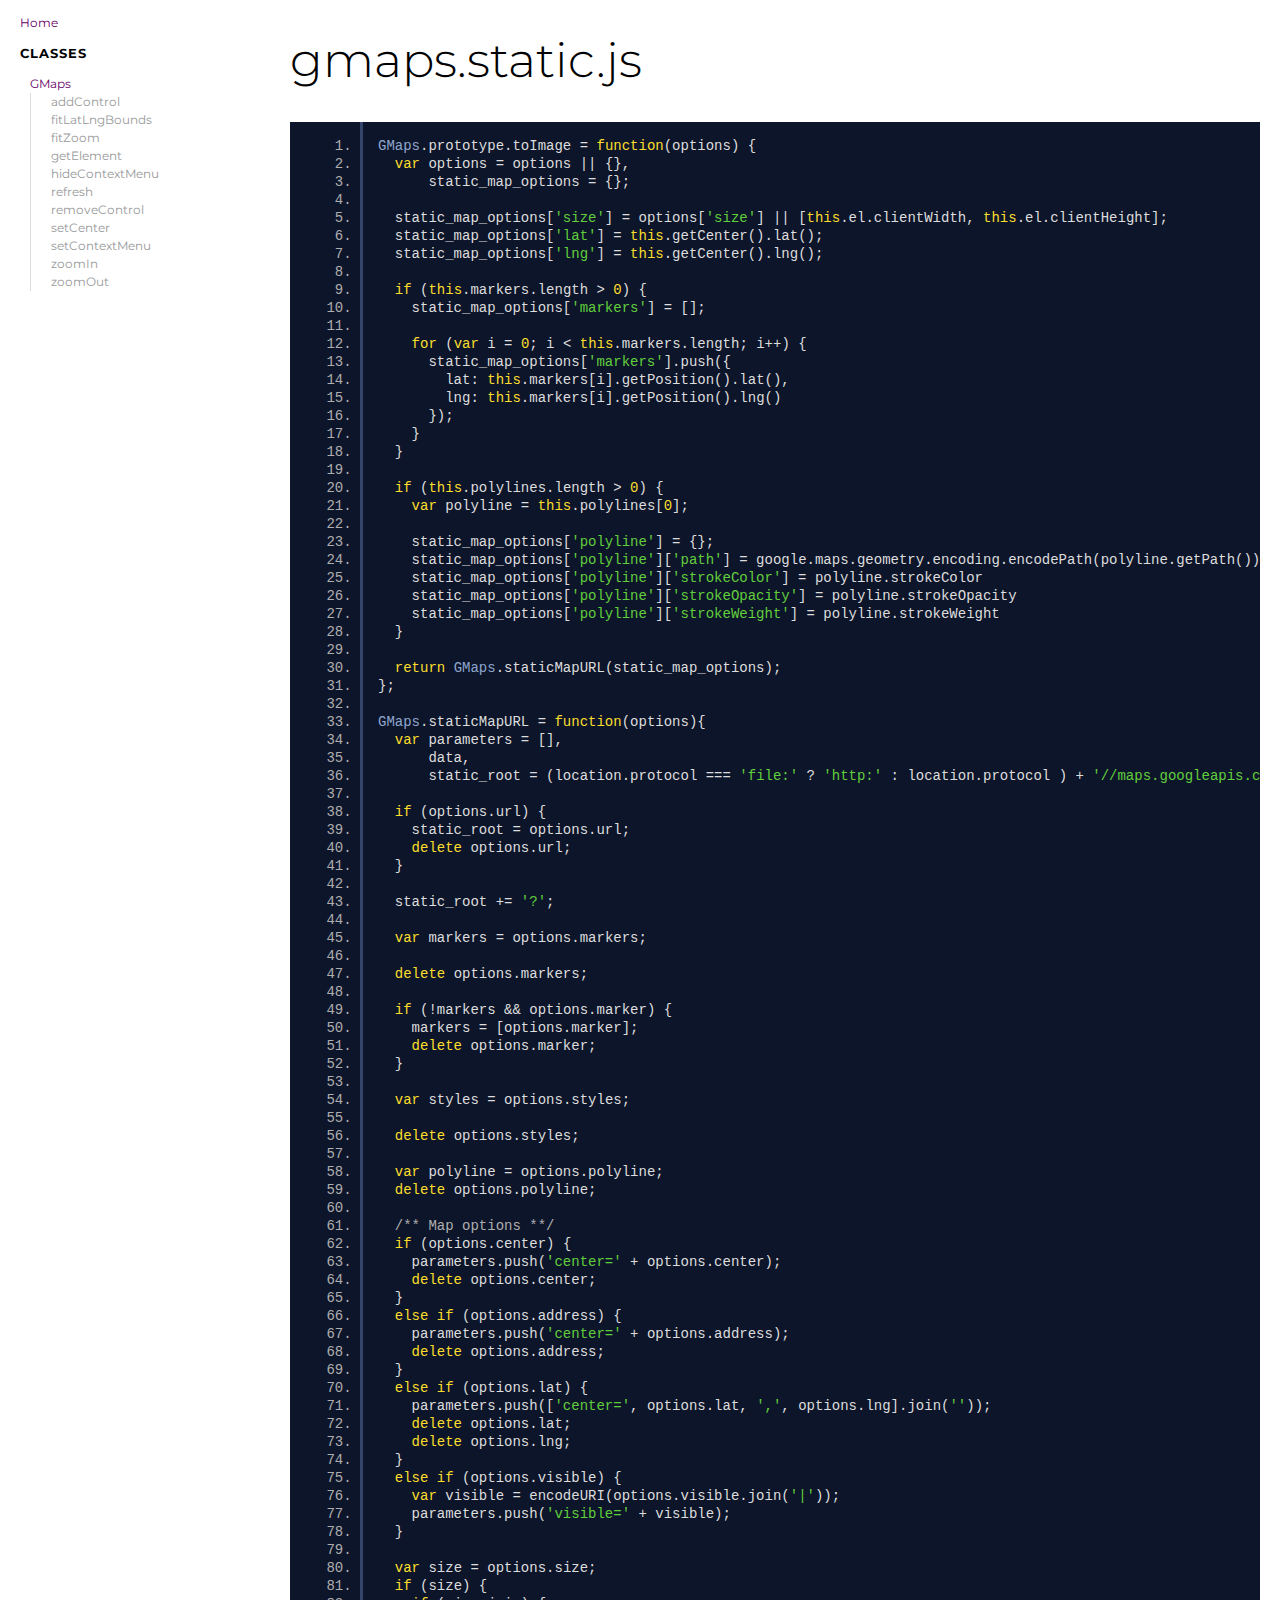
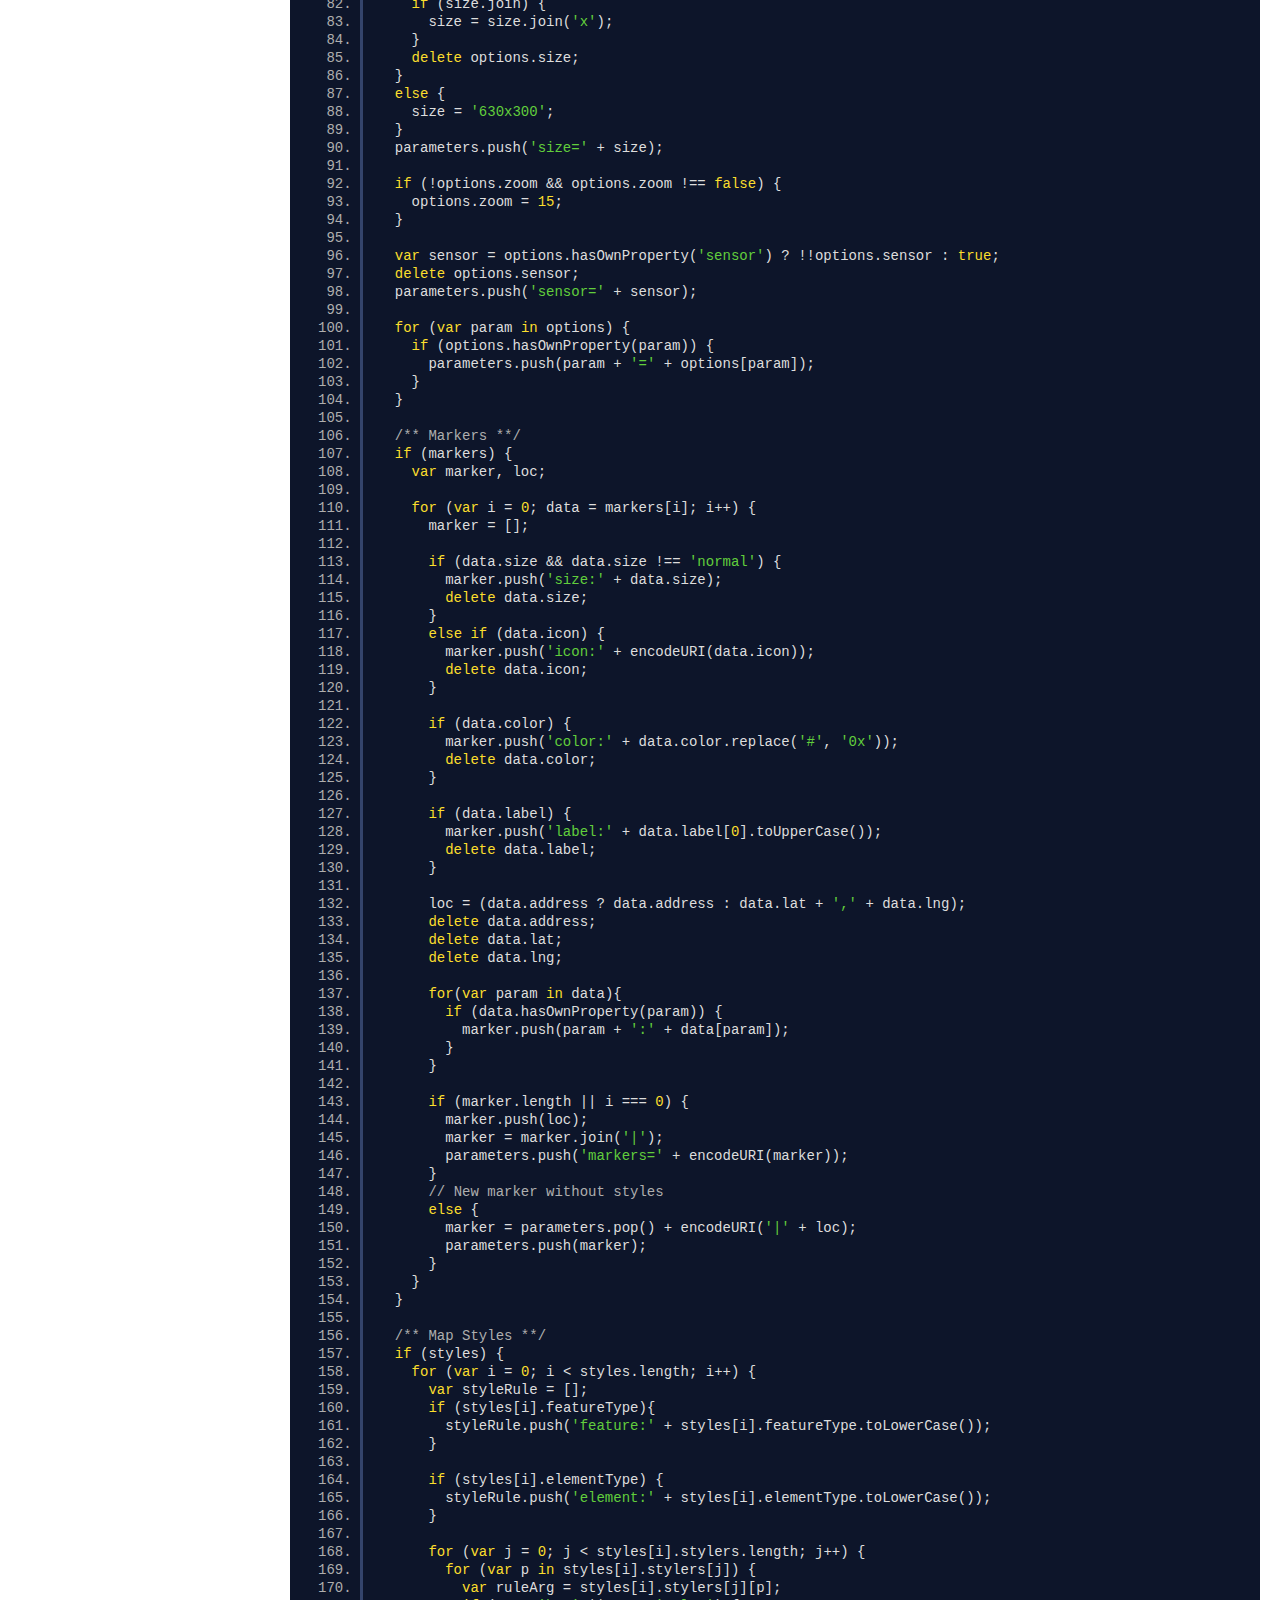
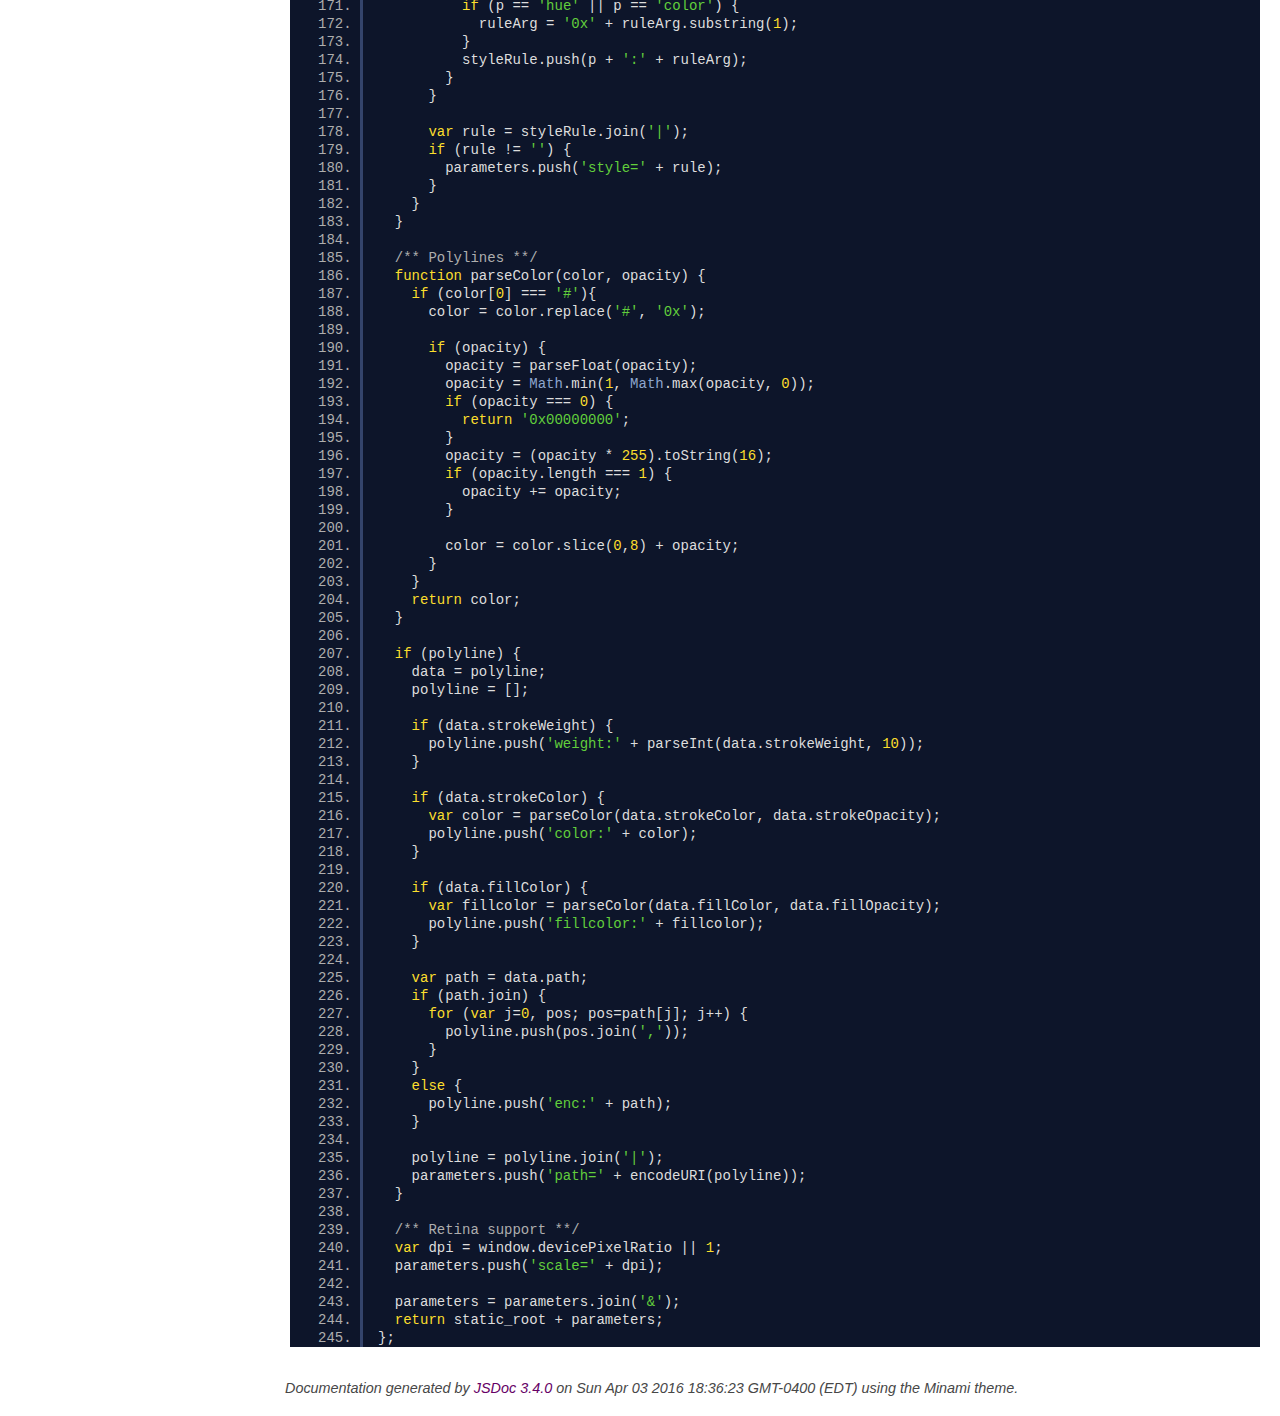
<file: Green Design/gmaps-master/docs/gmaps.static.js.html>
<!DOCTYPE html>
<html lang="en">
<head>
    <meta charset="utf-8">
    <title>gmaps.static.js - Documentation</title>

    <script src="scripts/prettify/prettify.js"></script>
    <script src="scripts/prettify/lang-css.js"></script>
    <!--[if lt IE 9]>
      <script src="//html5shiv.googlecode.com/svn/trunk/html5.js"></script>
    <![endif]-->
    <link type="text/css" rel="stylesheet" href="https://code.ionicframework.com/ionicons/2.0.1/css/ionicons.min.css">
    <link type="text/css" rel="stylesheet" href="styles/prettify.css">
    <link type="text/css" rel="stylesheet" href="styles/jsdoc.css">
</head>
<body>

<input type="checkbox" id="nav-trigger" class="nav-trigger" />
<label for="nav-trigger" class="navicon-button x">
  <div class="navicon"></div>
</label>

<label for="nav-trigger" class="overlay"></label>

<nav>
    <h2><a href="index.html">Home</a></h2><h3>Classes</h3><ul><li><a href="GMaps.html">GMaps</a><ul class='methods'><li data-type='method'><a href="GMaps.html#addControl">addControl</a></li><li data-type='method'><a href="GMaps.html#fitLatLngBounds">fitLatLngBounds</a></li><li data-type='method'><a href="GMaps.html#fitZoom">fitZoom</a></li><li data-type='method'><a href="GMaps.html#getElement">getElement</a></li><li data-type='method'><a href="GMaps.html#hideContextMenu">hideContextMenu</a></li><li data-type='method'><a href="GMaps.html#refresh">refresh</a></li><li data-type='method'><a href="GMaps.html#removeControl">removeControl</a></li><li data-type='method'><a href="GMaps.html#setCenter">setCenter</a></li><li data-type='method'><a href="GMaps.html#setContextMenu">setContextMenu</a></li><li data-type='method'><a href="GMaps.html#zoomIn">zoomIn</a></li><li data-type='method'><a href="GMaps.html#zoomOut">zoomOut</a></li></ul></li></ul>
</nav>

<div id="main">
    
    <h1 class="page-title">gmaps.static.js</h1>
    

    



    
    <section>
        <article>
            <pre class="prettyprint source linenums"><code>GMaps.prototype.toImage = function(options) {
  var options = options || {},
      static_map_options = {};

  static_map_options['size'] = options['size'] || [this.el.clientWidth, this.el.clientHeight];
  static_map_options['lat'] = this.getCenter().lat();
  static_map_options['lng'] = this.getCenter().lng();

  if (this.markers.length > 0) {
    static_map_options['markers'] = [];
    
    for (var i = 0; i &lt; this.markers.length; i++) {
      static_map_options['markers'].push({
        lat: this.markers[i].getPosition().lat(),
        lng: this.markers[i].getPosition().lng()
      });
    }
  }

  if (this.polylines.length > 0) {
    var polyline = this.polylines[0];
    
    static_map_options['polyline'] = {};
    static_map_options['polyline']['path'] = google.maps.geometry.encoding.encodePath(polyline.getPath());
    static_map_options['polyline']['strokeColor'] = polyline.strokeColor
    static_map_options['polyline']['strokeOpacity'] = polyline.strokeOpacity
    static_map_options['polyline']['strokeWeight'] = polyline.strokeWeight
  }

  return GMaps.staticMapURL(static_map_options);
};

GMaps.staticMapURL = function(options){
  var parameters = [],
      data,
      static_root = (location.protocol === 'file:' ? 'http:' : location.protocol ) + '//maps.googleapis.com/maps/api/staticmap';

  if (options.url) {
    static_root = options.url;
    delete options.url;
  }

  static_root += '?';

  var markers = options.markers;
  
  delete options.markers;

  if (!markers &amp;&amp; options.marker) {
    markers = [options.marker];
    delete options.marker;
  }

  var styles = options.styles;

  delete options.styles;

  var polyline = options.polyline;
  delete options.polyline;

  /** Map options **/
  if (options.center) {
    parameters.push('center=' + options.center);
    delete options.center;
  }
  else if (options.address) {
    parameters.push('center=' + options.address);
    delete options.address;
  }
  else if (options.lat) {
    parameters.push(['center=', options.lat, ',', options.lng].join(''));
    delete options.lat;
    delete options.lng;
  }
  else if (options.visible) {
    var visible = encodeURI(options.visible.join('|'));
    parameters.push('visible=' + visible);
  }

  var size = options.size;
  if (size) {
    if (size.join) {
      size = size.join('x');
    }
    delete options.size;
  }
  else {
    size = '630x300';
  }
  parameters.push('size=' + size);

  if (!options.zoom &amp;&amp; options.zoom !== false) {
    options.zoom = 15;
  }

  var sensor = options.hasOwnProperty('sensor') ? !!options.sensor : true;
  delete options.sensor;
  parameters.push('sensor=' + sensor);

  for (var param in options) {
    if (options.hasOwnProperty(param)) {
      parameters.push(param + '=' + options[param]);
    }
  }

  /** Markers **/
  if (markers) {
    var marker, loc;

    for (var i = 0; data = markers[i]; i++) {
      marker = [];

      if (data.size &amp;&amp; data.size !== 'normal') {
        marker.push('size:' + data.size);
        delete data.size;
      }
      else if (data.icon) {
        marker.push('icon:' + encodeURI(data.icon));
        delete data.icon;
      }

      if (data.color) {
        marker.push('color:' + data.color.replace('#', '0x'));
        delete data.color;
      }

      if (data.label) {
        marker.push('label:' + data.label[0].toUpperCase());
        delete data.label;
      }

      loc = (data.address ? data.address : data.lat + ',' + data.lng);
      delete data.address;
      delete data.lat;
      delete data.lng;

      for(var param in data){
        if (data.hasOwnProperty(param)) {
          marker.push(param + ':' + data[param]);
        }
      }

      if (marker.length || i === 0) {
        marker.push(loc);
        marker = marker.join('|');
        parameters.push('markers=' + encodeURI(marker));
      }
      // New marker without styles
      else {
        marker = parameters.pop() + encodeURI('|' + loc);
        parameters.push(marker);
      }
    }
  }

  /** Map Styles **/
  if (styles) {
    for (var i = 0; i &lt; styles.length; i++) {
      var styleRule = [];
      if (styles[i].featureType){
        styleRule.push('feature:' + styles[i].featureType.toLowerCase());
      }

      if (styles[i].elementType) {
        styleRule.push('element:' + styles[i].elementType.toLowerCase());
      }

      for (var j = 0; j &lt; styles[i].stylers.length; j++) {
        for (var p in styles[i].stylers[j]) {
          var ruleArg = styles[i].stylers[j][p];
          if (p == 'hue' || p == 'color') {
            ruleArg = '0x' + ruleArg.substring(1);
          }
          styleRule.push(p + ':' + ruleArg);
        }
      }

      var rule = styleRule.join('|');
      if (rule != '') {
        parameters.push('style=' + rule);
      }
    }
  }

  /** Polylines **/
  function parseColor(color, opacity) {
    if (color[0] === '#'){
      color = color.replace('#', '0x');

      if (opacity) {
        opacity = parseFloat(opacity);
        opacity = Math.min(1, Math.max(opacity, 0));
        if (opacity === 0) {
          return '0x00000000';
        }
        opacity = (opacity * 255).toString(16);
        if (opacity.length === 1) {
          opacity += opacity;
        }

        color = color.slice(0,8) + opacity;
      }
    }
    return color;
  }

  if (polyline) {
    data = polyline;
    polyline = [];

    if (data.strokeWeight) {
      polyline.push('weight:' + parseInt(data.strokeWeight, 10));
    }

    if (data.strokeColor) {
      var color = parseColor(data.strokeColor, data.strokeOpacity);
      polyline.push('color:' + color);
    }

    if (data.fillColor) {
      var fillcolor = parseColor(data.fillColor, data.fillOpacity);
      polyline.push('fillcolor:' + fillcolor);
    }

    var path = data.path;
    if (path.join) {
      for (var j=0, pos; pos=path[j]; j++) {
        polyline.push(pos.join(','));
      }
    }
    else {
      polyline.push('enc:' + path);
    }

    polyline = polyline.join('|');
    parameters.push('path=' + encodeURI(polyline));
  }

  /** Retina support **/
  var dpi = window.devicePixelRatio || 1;
  parameters.push('scale=' + dpi);

  parameters = parameters.join('&amp;');
  return static_root + parameters;
};
</code></pre>
        </article>
    </section>




</div>

<br class="clear">

<footer>
    Documentation generated by <a href="https://github.com/jsdoc3/jsdoc">JSDoc 3.4.0</a> on Sun Apr 03 2016 18:36:23 GMT-0400 (EDT) using the Minami theme.
</footer>

<script>prettyPrint();</script>
<script src="scripts/linenumber.js"></script>
</body>
</html>
</file>
<file: acme/css/style.css>
body{font:15px/1.5 Arial,Helvetica,Sans-serif;padding:0;margin:0;outline: 0;background: #f4f4f4;}
.container{width:80%;margin: auto;overflow:hidden;}
ul{margin: 0;padding: 0;}
.button-1{height: 38px;border:0;color:#fff;background: #e8491d;}
.dark{padding:14px;background: #35424a;color:#fff;margin-top:20px;margin-bottom: 20px;}
/*Header*/
header{background: #35424a;color:#ffffff;padding-top:30px;min-height: 70px;border-bottom: 3px solid #e8491d; }
header a{color:#ffffff;text-decoration: none;text-transform: uppercase;}
header #branding{float:left; }
header #branding h1{margin:0;}
.highlight,.current a{color:#e8491d;font-weight: bold;}
header a:hover{color:#cccccc;font-weight: bold;}
header nav{float:right;}
header li{float: left;display: inline-block;padding:0px 20px 0px 20px;margin-top:10px;}

/*Showcase*/
#showcase{min-height: 400px;background: url('../img/showcase.jpg')no-repeat 0 -400px;text-align: center;color:#ffffff;}
#showcase h1{margin-top:100px;margin-bottom: 20px;font-size: 55px;}
#showcase p{font-size:20px;}

/*newsletter*/
#newsletter{padding:15px;color:#fff;background:#35424a;}
#newsletter h1{float:left;}
#newsletter form{float:right;margin-top:20px;}
#newsletter form input[type='email']{padding:4px;height:25px;width:250px;}

/*Boxes*/
#boxes{margin-top: 20px;}
#boxes .box{float:left;width:30%;padding:10px;}
#boxes .box img{width:90px;}

/*for about page*/
/*main*/
#main{text-align:justify;}
article#main-col{width:65%;float: left;}
aside#sidebar{width:30%;float:right;}
/*services*/
ul#services li{list-style: none;padding: 20px;border: 1px solid #cccccc;margin-bottom: 5px;background: #e6e6e6;}
aside#sidebar input,aside#sidebar textarea{width: 90%;padding: 5px;}
/*footer*/
footer{padding:20px;text-align: center;margin-top: 20px;background: #e8491d;color:#fff;}

/*Media Query*/
@media(max-width:768px){
	header #branding,header nav{
		float: none;
		text-align: center;
		width: 100%;
	}
	#newsletter h1,#newsletter form,#boxes .box,#main #main-col,#main #sidebar{float:none;width:100%;text-align: center;}
	#newsletter form input[type='submit'],#newsletter form input[type='email']{width:100%;margin-bottom:10px;}
}
</file>
<file: Green Design/css/page_loader.css>
#loading{
	background-color: #fff;
	height: 100%;
	width: 100%;
	position: fixed;
	z-index: 1;
	margin-top: 0px;
	top: 0px;
}
#loading-center{
	width: 100%;
	height: 100%;
	position: relative;
	}
#loading-center-absolute {
	position: absolute;
	left: 50%;
	top: 50%;
	height: 200px;
	width: 200px;
	margin-top: -100px;
	margin-left: -100px;	

}
.object{
    -moz-border-radius: 50% 50% 50% 50%;
	-webkit-border-radius: 50% 50% 50% 50%;
	border-radius: 50% 50% 50% 50%;
	position: absolute;
	border-left: 5px solid green;
	border-right: 5px solid green;
	border-top: 5px solid transparent;
	border-bottom: 5px solid transparent;
	-webkit-animation: animate 2s infinite;
	animation: animate 2s infinite;	
	}

#object_one{
	left: 75px;
	top: 75px;
	width: 50px;
	height: 50px;
	}
							
#object_two{
	left: 65px;
	top: 65px;
	width: 70px;
	height: 70px;
	-webkit-animation-delay: 0.1s;
    animation-delay: 0.1s;
	}
		
#object_three{
	left: 55px;
	top: 55px;
	width: 90px;
	height: 90px;
	-webkit-animation-delay: 0.2s;
    animation-delay: 0.2s;
	}
#object_four{
	left: 45px;
	top: 45px;
	width: 110px;
	height: 110px;
	-webkit-animation-delay: 0.3s;
    animation-delay: 0.3s;
	
	}	

@-webkit-keyframes animate {
 

50% {
	-ms-transform: rotate(180deg); 
   	-webkit-transform: rotate(180deg); 
    transform: rotate(180deg); 
  }
	  
100% {
	-ms-transform: rotate(0deg); 
   	-webkit-transform: rotate(0deg); 
    transform: rotate(0deg); 
  }	  

}

@keyframes animate {

50% {
	-ms-transform: rotate(180deg); 
   	-webkit-transform: rotate(180deg); 
    transform: rotate(180deg); 
  }
	  
100% {
	-ms-transform: rotate(0deg); 
   	-webkit-transform: rotate(0deg); 
    transform: rotate(0deg); 
  }	  

  
}
</file>
<file: Green Design/css/main.css>
/*! HTML5 Boilerplate v5.3.0 | MIT License | https://html5boilerplate.com/ */

/*
 * What follows is the result of much research on cross-browser styling.
 * Credit left inline and big thanks to Nicolas Gallagher, Jonathan Neal,
 * Kroc Camen, and the H5BP dev community and team.
 */

/* ==========================================================================
   Base styles: opinionated defaults
   ========================================================================== */

html {
    color: #222;
    font-size: 1em;
    line-height: 1.4;
}

/*
 * Remove text-shadow in selection highlight:
 * https://twitter.com/miketaylr/status/12228805301
 *
 * These selection rule sets have to be separate.
 * Customize the background color to match your design.
 */

::-moz-selection {
    background: #b3d4fc;
    text-shadow: none;
}

::selection {
    background: #b3d4fc;
    text-shadow: none;
}

/*
 * A better looking default horizontal rule
 */

hr {
    display: block;
    height: 1px;
    border: 0;
    border-top: 1px solid #ccc;
    margin: 1em 0;
    padding: 0;
}

/*
 * Remove the gap between audio, canvas, iframes,
 * images, videos and the bottom of their containers:
 * https://github.com/h5bp/html5-boilerplate/issues/440
 */

audio,
canvas,
iframe,
img,
svg,
video {
    vertical-align: middle;
}

/*
 * Remove default fieldset styles.
 */

fieldset {
    border: 0;
    margin: 0;
    padding: 0;
}

/*
 * Allow only vertical resizing of textareas.
 */

textarea {
    resize: vertical;
}

/* ==========================================================================
   Browser Upgrade Prompt
   ========================================================================== */

.browserupgrade {
    margin: 0.2em 0;
    background: #ccc;
    color: #000;
    padding: 0.2em 0;
}

/* ==========================================================================
   Author's custom styles
   ========================================================================== */

body{}
.navbar-default {
  background-color: #000;
  border:0px;
}
.navbar-default .navbar-nav > li > a {
  color: #fff;
  font-family: Myriad Pro;
  font-size: 24px;
  padding-top: 24px;
}
.headsection{background: #000;}
.logosection{}
.logosection img{float:left;margin-top:10px;}
.logosection h1 {
  color: #fff;
  float: left;
  margin-left: 5px;
  text-transform: uppercase;
  font-size:32px;;
}
.logosection span{font-weight: bold;}
.navbar{margin-bottom:0px;border-radius: 0px;}
.navbar-nav > li > a:hover{background: blue;}

.bannersection{background:url(../img/banner.jpg) no-repeat;
                background-size: cover;
                background-attachment: fixed;
                background-position: center center;
                padding:120px 0px;}
.banner {
  color: #fff;
  max-width: 617px;
}
.banner h2 {
  font-size: 52px;
  font-weight: bold;
  text-transform: uppercase;
}
.banner p {
  font-size: 27px;
}
.banner button {
  background: #47a908 none repeat scroll 0 0;
  border: 0 none;
  color: #fff;
  font-size: 18px;
  font-weight: bold;
  margin-top: 30px;
  padding: 7px 35px;
  text-transform: uppercase;
}

.servicesection{}
.service i {
  background: #e8e8e8 none repeat scroll 0 0;
  border: 6px solid #fff;
  box-shadow: 0 -2px 2px 0 #b3b3b3;
  color: #fff;
  font-size: 30px;
  margin-left: 30px;
  margin-top: 53px;
  padding: 38px 114px;
}
.service h2 {
  font-size: 32px;
  text-align: center;
  color:#8c8b8b;
}
.service p {
  color: #8c8b8b;
  font-size: 14px;
  padding: 20px 67px;
}

.testimonial{margin-top: 60px;}
.testimonial h2,h3 {
  background: #52b106 none repeat scroll 0 0;
  color: #fff;
  font-size: 18px;
  font-weight: bold;
  margin-left: 385px;
  max-width: 259px;
  padding: 6px 15px;
  text-transform: uppercase;
}
.testimonial .content{margin-top: 75px;}
.content img {
  border: 4px solid #fff;
  box-shadow: 1px 0 1px 2px #b3b3b3;
}
.content i {
  color: #e6e6e6;
  font-size: 25px;
}
.content p {
  font-size: 18px;
  font-style: italic;
  max-width: 636px;
  color: #8c8b8b;
}
.testimonial h3{max-width:190px;}

.socialsection{margin-top:30px;}

.contact{}
.phone{}
.phone i {
  background: #e6e6e6 none repeat scroll 0 0;
  border-radius: 16px;
  color: #fff;
  padding: 10px 12px;
  float:left;
}
.phone p {
  color: #8c8b8b;
  float: left;
  margin-left: 10px;
  padding: 8px 4px;
}
.message{clear: both;}
.message i,.location i{ background: #e6e6e6 none repeat scroll 0 0;
  border-radius: 16px;
  color: #fff;
  padding: 10px 12px;
  float:left;}
.message p,.location p{
     color: #8c8b8b;
  float: left;
  margin-left: 10px;
  padding: 8px 4px;
}
.social_button {
  clear: both;
  float: left;
  margin-left: 10px;
  margin-top: 115px;
}
.social_button i{
    background: #e6e6e6 none repeat scroll 0 0;
  border-radius: 16px;
  color: #fff;
  padding: 10px 12px;
  float:left;
  margin-right:10px;}
.message p,.location p{
     color: #8c8b8b;
  float: left;
  margin-left: 10px;
  padding: 8px 4px;
}


#map {
      width: 300px;
      height: 250px;
    }
footer {
  background: #808080 none repeat scroll 0 0;
}
footer p {
  background: gray none repeat scroll 0 0;
  color: #fff;
  font-size: 24px;
  padding: 18px;
  text-align: center;
}

.scrollToUp {
  background: #95df94 none repeat scroll 0 0;
  bottom: 11px;
  position: fixed;
  width: 50px;
  right: 23px;
}
.scrollToUp i {
  color: #fff;
  cursor: pointer;
  font-size: 32px;
  padding: 12px;
}








/* ==========================================================================
   Helper classes
   ========================================================================== */

/*
 * Hide visually and from screen readers
 */

.hidden {
    display: none !important;
}

/*
 * Hide only visually, but have it available for screen readers:
 * http://snook.ca/archives/html_and_css/hiding-content-for-accessibility
 */

.visuallyhidden {
    border: 0;
    clip: rect(0 0 0 0);
    height: 1px;
    margin: -1px;
    overflow: hidden;
    padding: 0;
    position: absolute;
    width: 1px;
}

/*
 * Extends the .visuallyhidden class to allow the element
 * to be focusable when navigated to via the keyboard:
 * https://www.drupal.org/node/897638
 */

.visuallyhidden.focusable:active,
.visuallyhidden.focusable:focus {
    clip: auto;
    height: auto;
    margin: 0;
    overflow: visible;
    position: static;
    width: auto;
}

/*
 * Hide visually and from screen readers, but maintain layout
 */

.invisible {
    visibility: hidden;
}

/*
 * Clearfix: contain floats
 *
 * For modern browsers
 * 1. The space content is one way to avoid an Opera bug when the
 *    `contenteditable` attribute is included anywhere else in the document.
 *    Otherwise it causes space to appear at the top and bottom of elements
 *    that receive the `clearfix` class.
 * 2. The use of `table` rather than `block` is only necessary if using
 *    `:before` to contain the top-margins of child elements.
 */

.clearfix:before,
.clearfix:after {
    content: " "; /* 1 */
    display: table; /* 2 */
}

.clearfix:after {
    clear: both;
}

/* ==========================================================================
   EXAMPLE Media Queries for Responsive Design.
   These examples override the primary ('mobile first') styles.
   Modify as content requires.
   ========================================================================== */

@media only screen and (min-width: 35em) {
    /* Style adjustments for viewports that meet the condition */
}

@media print,
       (-webkit-min-device-pixel-ratio: 1.25),
       (min-resolution: 1.25dppx),
       (min-resolution: 120dpi) {
    /* Style adjustments for high resolution devices */
}

/* ==========================================================================
   Print styles.
   Inlined to avoid the additional HTTP request:
   http://www.phpied.com/delay-loading-your-print-css/
   ========================================================================== */

@media print {
    *,
    *:before,
    *:after,
    *:first-letter,
    *:first-line {
        background: transparent !important;
        color: #000 !important; /* Black prints faster:
                                   http://www.sanbeiji.com/archives/953 */
        box-shadow: none !important;
        text-shadow: none !important;
    }

    a,
    a:visited {
        text-decoration: underline;
    }

    a[href]:after {
        content: " (" attr(href) ")";
    }

    abbr[title]:after {
        content: " (" attr(title) ")";
    }

    /*
     * Don't show links that are fragment identifiers,
     * or use the `javascript:` pseudo protocol
     */

    a[href^="#"]:after,
    a[href^="javascript:"]:after {
        content: "";
    }

    pre,
    blockquote {
        border: 1px solid #999;
        page-break-inside: avoid;
    }

    /*
     * Printing Tables:
     * http://css-discuss.incutio.com/wiki/Printing_Tables
     */

    thead {
        display: table-header-group;
    }

    tr,
    img {
        page-break-inside: avoid;
    }

    img {
        max-width: 100% !important;
    }

    p,
    h2,
    h3 {
        orphans: 3;
        widows: 3;
    }

    h2,
    h3 {
        page-break-after: avoid;
    }
}
</file>
<file: Mytunes/css/style.css>
@import url('https://fonts.googleapis.com/css?family=PT+Sans');
/*css variable*/
:root{
  --primary-color:#b90415;
  --primary-color-hover:#d3071b;
  --secondary-color:#103603;
  --secondary-color-hover:#143f85;
  --light-color:#f4f4f4;
}
body {
  font-family: 'PT Sans', sans-serif;
  background-color: #252529;
  margin: 0;
  color:#fff;
  line-height: 1.6;
}
img{
  width:100%;
}
a{text-decoration: none;color:#ccc;}
/*section*/
.section{padding: 2rem 0;}
.section-head{font-size: 2.5rem;margin: 0;}
.section h3{font-size: 2rem;}
.section#entertainment{
  background:url('../img/section-bg.jpg') no-repeat bottom/cover;
  padding: 10rem 0;
}
.gift-cards{
  display: grid;
  grid-gap:20px;
  grid-template-columns:repeat(2,1fr);
  text-align: left;
}
.text-center{
  text-align: center;
}
/*button */
.btn{
  padding: 1rem;
  color:#fff;
  display: inline-block;
  cursor: pointer;
}
.btn-primary{
  background:var(--primary-color);
}
.btn-primary:hover{
  background:var(--primary-color-hover);
}
.btn-secondary{
  background:var(--secondary-color);
} 
.btn-secondary:hover{
  background:var(--secondary-color-hover);
}
/*text color*/
.text-primary{
  color:var(--primary-color);
}
.text-secondary{
  color:var(--secondary-color);
}
.text-light{
  color:var(--light-color);

}
.bg-light{
  background:var(--light-color);
  color:#333;
}
/*Showcase*/
#showcase{
  margin:0;
  padding: 0;
  background-image: url('../img/showcase.jpg');
  background-repeat: no-repeat;
  background-size: cover;
  background-position: center;
  width: 100%;
  height: 100vh;
  position: relative;
  overflow-y:hidden;
}
#showcase .container{
  margin-top: 25vh;
}
#showcase h1{font-size: 4rem;margin-bottom: 0;}
.lead{font-size: 1.3rem;}
#showcase h2{font-size: 2rem;}
/*Footer*/
footer .footer-cols{
  display: grid;
  grid-gap:20px;
  grid-template-columns:repeat(4,1fr);
  padding:2rem;
  text-align: left;
  font-size: 14px;
}
footer .footer-cols ul{
  list-style: none;
}
footer .footer-cols ul li:first-child{
  font-size: 1.2rem;
  padding-bottom: 0.5rem;
  border-bottom: #444 solid 1px;
  margin-bottom: 1rem;
}
footer .footer-bottom{
  background:#333;
  padding: 1rem;
}
/*Utility classes*/
.container{
  max-width: 1180px;
  text-align: center;
  margin: O auto;
  padding:0 3rem;
}
.mb{margin-bottom: 1rem;}
.mt{margin-top: 1rem;}


/*Navigation*/
nav {
  height: 40px;
  width: 100%;
  background-color: #333;
  color: #eee;
  position: fixed;
}
nav ul {
  padding: 0;
  margin: 0;
}
nav li {
  display: inline;
  float: left;
}
nav a {
  display: inline-block;
  width: 100px;
  text-align: center;
  text-decoration: none;
  padding: 10px 0;
  color: #eee;
  text-decoration: none;
}
nav li:hover {
  background-color: #444;
}
nav a#openup {
  display: none;
}

@media screen and (max-width: 580px) {
.hide-on-small{display: none;}
#showcase{
  height: 50vh;
}
#showcase .container{
  margin-top: 10vh;
}
#showcase h1{
  font-size: 3rem;
}
#showcase h2{
  font-size: 1.5rem;
}


  nav {
    height: auto;
    border-bottom: 0;
  }
  nav ul {
    display: none;
    height: auto;
  }
  nav li {
    width: 100%;
    float: left;
    position: relative;
  }
  nav a {
    text-align: left;
    width: 100%;
    text-indent: 25px;
    background: #333;
    border-bottom: 1px solid #555;
  }
  nav a:hover {
    background: #444;
  }
  nav a#openup:after {
    content: "|||";
    transform: rotate(-90deg);
    -ms-transform: rotate(-90deg);
    /* IE 9 */
    -webkit-transform: rotate(-90deg);
    /* Safari and Chrome */
    width: 30px;
    height: 30px;
    display: inline-block;
    position: absolute;
    right: 5px;
    top: 20px;
  }
  nav a#openup {
    display: block;
    background-color: #333;
    width: 100%;
    position: relative;
  }
}
.cf:before, .cf:after {
  content: "";
  display: table;
}

.cf:after {
  clear: both;
}

.cf {
  zoom: 1;
}

@media screen and (max-width: 780px){
  .gift-cards{
    grid-template-columns:1fr;
  }
  footer .footer-cols{
    grid-template-columns:1fr;
    text-align: center;
  }

}

/* For IE 6/7 (trigger hasLayout) */
</file>
<file: Green Design/gmaps-master/test/lib/jasmine.css>
body { background-color: #eeeeee; padding: 0; margin: 5px; overflow-y: scroll; }

#HTMLReporter { font-size: 11px; font-family: Monaco, "Lucida Console", monospace; line-height: 14px; color: #333333; }
#HTMLReporter a { text-decoration: none; }
#HTMLReporter a:hover { text-decoration: underline; }
#HTMLReporter p, #HTMLReporter h1, #HTMLReporter h2, #HTMLReporter h3, #HTMLReporter h4, #HTMLReporter h5, #HTMLReporter h6 { margin: 0; line-height: 14px; }
#HTMLReporter .banner, #HTMLReporter .symbolSummary, #HTMLReporter .summary, #HTMLReporter .resultMessage, #HTMLReporter .specDetail .description, #HTMLReporter .alert .bar, #HTMLReporter .stackTrace { padding-left: 9px; padding-right: 9px; }
#HTMLReporter #jasmine_content { position: fixed; right: 100%; }
#HTMLReporter .version { color: #aaaaaa; }
#HTMLReporter .banner { margin-top: 14px; }
#HTMLReporter .duration { color: #aaaaaa; float: right; }
#HTMLReporter .symbolSummary { overflow: hidden; *zoom: 1; margin: 14px 0; }
#HTMLReporter .symbolSummary li { display: block; float: left; height: 7px; width: 14px; margin-bottom: 7px; font-size: 16px; }
#HTMLReporter .symbolSummary li.passed { font-size: 14px; }
#HTMLReporter .symbolSummary li.passed:before { color: #5e7d00; content: "\02022"; }
#HTMLReporter .symbolSummary li.failed { line-height: 9px; }
#HTMLReporter .symbolSummary li.failed:before { color: #b03911; content: "x"; font-weight: bold; margin-left: -1px; }
#HTMLReporter .symbolSummary li.skipped { font-size: 14px; }
#HTMLReporter .symbolSummary li.skipped:before { color: #bababa; content: "\02022"; }
#HTMLReporter .symbolSummary li.pending { line-height: 11px; }
#HTMLReporter .symbolSummary li.pending:before { color: #aaaaaa; content: "-"; }
#HTMLReporter .exceptions { color: #fff; float: right; margin-top: 5px; margin-right: 5px; }
#HTMLReporter .bar { line-height: 28px; font-size: 14px; display: block; color: #eee; }
#HTMLReporter .runningAlert { background-color: #666666; }
#HTMLReporter .skippedAlert { background-color: #aaaaaa; }
#HTMLReporter .skippedAlert:first-child { background-color: #333333; }
#HTMLReporter .skippedAlert:hover { text-decoration: none; color: white; text-decoration: underline; }
#HTMLReporter .passingAlert { background-color: #a6b779; }
#HTMLReporter .passingAlert:first-child { background-color: #5e7d00; }
#HTMLReporter .failingAlert { background-color: #cf867e; }
#HTMLReporter .failingAlert:first-child { background-color: #b03911; }
#HTMLReporter .results { margin-top: 14px; }
#HTMLReporter #details { display: none; }
#HTMLReporter .resultsMenu, #HTMLReporter .resultsMenu a { background-color: #fff; color: #333333; }
#HTMLReporter.showDetails .summaryMenuItem { font-weight: normal; text-decoration: inherit; }
#HTMLReporter.showDetails .summaryMenuItem:hover { text-decoration: underline; }
#HTMLReporter.showDetails .detailsMenuItem { font-weight: bold; text-decoration: underline; }
#HTMLReporter.showDetails .summary { display: none; }
#HTMLReporter.showDetails #details { display: block; }
#HTMLReporter .summaryMenuItem { font-weight: bold; text-decoration: underline; }
#HTMLReporter .summary { margin-top: 14px; }
#HTMLReporter .summary .suite .suite, #HTMLReporter .summary .specSummary { margin-left: 14px; }
#HTMLReporter .summary .specSummary.passed a { color: #5e7d00; }
#HTMLReporter .summary .specSummary.failed a { color: #b03911; }
#HTMLReporter .description + .suite { margin-top: 0; }
#HTMLReporter .suite { margin-top: 14px; }
#HTMLReporter .suite a { color: #333333; }
#HTMLReporter #details .specDetail { margin-bottom: 28px; }
#HTMLReporter #details .specDetail .description { display: block; color: white; background-color: #b03911; }
#HTMLReporter .resultMessage { padding-top: 14px; color: #333333; }
#HTMLReporter .resultMessage span.result { display: block; }
#HTMLReporter .stackTrace { margin: 5px 0 0 0; max-height: 224px; overflow: auto; line-height: 18px; color: #666666; border: 1px solid #ddd; background: white; white-space: pre; }

#TrivialReporter { padding: 8px 13px; position: absolute; top: 0; bottom: 0; left: 0; right: 0; overflow-y: scroll; background-color: white; font-family: "Helvetica Neue Light", "Lucida Grande", "Calibri", "Arial", sans-serif; /*.resultMessage {*/ /*white-space: pre;*/ /*}*/ }
#TrivialReporter a:visited, #TrivialReporter a { color: #303; }
#TrivialReporter a:hover, #TrivialReporter a:active { color: blue; }
#TrivialReporter .run_spec { float: right; padding-right: 5px; font-size: .8em; text-decoration: none; }
#TrivialReporter .banner { color: #303; background-color: #fef; padding: 5px; }
#TrivialReporter .logo { float: left; font-size: 1.1em; padding-left: 5px; }
#TrivialReporter .logo .version { font-size: .6em; padding-left: 1em; }
#TrivialReporter .runner.running { background-color: yellow; }
#TrivialReporter .options { text-align: right; font-size: .8em; }
#TrivialReporter .suite { border: 1px outset gray; margin: 5px 0; padding-left: 1em; }
#TrivialReporter .suite .suite { margin: 5px; }
#TrivialReporter .suite.passed { background-color: #dfd; }
#TrivialReporter .suite.failed { background-color: #fdd; }
#TrivialReporter .spec { margin: 5px; padding-left: 1em; clear: both; }
#TrivialReporter .spec.failed, #TrivialReporter .spec.passed, #TrivialReporter .spec.skipped { padding-bottom: 5px; border: 1px solid gray; }
#TrivialReporter .spec.failed { background-color: #fbb; border-color: red; }
#TrivialReporter .spec.passed { background-color: #bfb; border-color: green; }
#TrivialReporter .spec.skipped { background-color: #bbb; }
#TrivialReporter .messages { border-left: 1px dashed gray; padding-left: 1em; padding-right: 1em; }
#TrivialReporter .passed { background-color: #cfc; display: none; }
#TrivialReporter .failed { background-color: #fbb; }
#TrivialReporter .skipped { color: #777; background-color: #eee; display: none; }
#TrivialReporter .resultMessage span.result { display: block; line-height: 2em; color: black; }
#TrivialReporter .resultMessage .mismatch { color: black; }
#TrivialReporter .stackTrace { white-space: pre; font-size: .8em; margin-left: 10px; max-height: 5em; overflow: auto; border: 1px inset red; padding: 1em; background: #eef; }
#TrivialReporter .finished-at { padding-left: 1em; font-size: .6em; }
#TrivialReporter.show-passed .passed, #TrivialReporter.show-skipped .skipped { display: block; }
#TrivialReporter #jasmine_content { position: fixed; right: 100%; }
#TrivialReporter .runner { border: 1px solid gray; display: block; margin: 5px 0; padding: 2px 0 2px 10px; }
</file>
<file: Green Design/gmaps-master/test/style.css>
body {
font-family: sans-serif;
}

h1, h2, h3, h4, h5, h6 {
  margin: 0;
  font-weight: lighter;
  text-transform: lowercase;
  font-variant: small-caps;
}

.map,
.panorama {
  width: 100%;
  height: 100px;
}

.with-columns {
  display: block;
  width: 100%;
  overflow: hidden;
}

.with-columns .map,
.with-columns .panorama {
  display: block;
  width: 50%;
  height: 150px;
  float: left;
}
</file>
<file: Green Design/gmaps-master/docs/styles/prettify.css>
.pln {
  color: #ddd;
}

/* string content */
.str {
  color: #61ce3c;
}

/* a keyword */
.kwd {
  color: #fbde2d;
}

/* a comment */
.com {
  color: #aeaeae;
}

/* a type name */
.typ {
  color: #8da6ce;
}

/* a literal value */
.lit {
  color: #fbde2d;
}

/* punctuation */
.pun {
  color: #ddd;
}

/* lisp open bracket */
.opn {
  color: #000000;
}

/* lisp close bracket */
.clo {
  color: #000000;
}

/* a markup tag name */
.tag {
  color: #c82829;
}

/* a markup attribute name */
.atn {
  color: #f5871f;
}

/* a markup attribute value */
.atv {
  color: #3e999f;
}

/* a declaration */
.dec {
  color: #f5871f;
}

/* a variable name */
.var {
  color: #c82829;
}

/* a function name */
.fun {
  color: #4271ae;
}

/* Specify class=linenums on a pre to get line numbering */
ol.linenums {
  margin-top: 0;
  margin-bottom: 0;
}
</file>
<file: Green Design/gmaps-master/docs/styles/jsdoc.css>
@import url(https://fonts.googleapis.com/css?family=Montserrat:400,700);

* {
  box-sizing: border-box
}

html, body {
  height: 100%;
  width: 100%;
}

body {
  color: #4d4e53;
  background-color: white;
  margin: 0 auto;
  padding: 0 20px;
  font-family: 'Helvetica Neue', Helvetica, sans-serif;
  font-size: 16px;
  line-height: 160%;
}

a,
a:active {
  color: #606;
  text-decoration: none;
}

a:hover {
  text-decoration: none;
}

article a {
  border-bottom: 1px solid #ddd;
}

article a:hover, article a:active {
  border-bottom-color: #222;
}

p, ul, ol, blockquote {
  margin-bottom: 1em;
}

h1, h2, h3, h4, h5, h6 {
  font-family: 'Montserrat', sans-serif;
}

h1, h2, h3, h4, h5, h6 {
  color: #000;
  font-weight: 400;
  margin: 0;
}

h1 {
  font-weight: 300;
  font-size: 48px;
  margin: 1em 0 .5em;
}

h1.page-title {
  font-size: 48px;
  margin: 1em 30px;
}

h2 {
  font-size: 24px;
  margin: 1.5em 0 .3em;
}

h3 {
  font-size: 24px;
  margin: 1.2em 0 .3em;
}

h4 {
  font-size: 18px;
  margin: 1em 0 .2em;
  color: #4d4e53;
}

h4.name {
  color: #fff;
  background: #6d426d;
  box-shadow: 0 .25em .5em #d3d3d3;
  border-top: 1px solid #d3d3d3;
  border-bottom: 1px solid #d3d3d3;
  margin: 1.5em 0 0.5em;
  padding: .75em 0 .75em 10px;
}

h5, .container-overview .subsection-title {
  font-size: 120%;
  letter-spacing: -0.01em;
  margin: 8px 0 3px 0;
}

h6 {
  font-size: 100%;
  letter-spacing: -0.01em;
  margin: 6px 0 3px 0;
  font-style: italic;
}

tt, code, kbd, samp {
  font-family: Consolas, Monaco, 'Andale Mono', monospace;
  background: #f4f4f4;
  padding: 1px 5px;
}

.class-description {
  font-size: 130%;
  line-height: 140%;
  margin-bottom: 1em;
  margin-top: 1em;
}

.class-description:empty {
  margin: 0
}

#main {
  float: right;
  min-width: 360px;
  width: calc(100% - 240px);
}

header {
  display: block
}

section {
  display: block;
  background-color: #fff;
  padding: 0 0 0 30px;
}

.variation {
  display: none
}

.signature-attributes {
  font-size: 60%;
  color: #eee;
  font-style: italic;
  font-weight: lighter;
}

nav {
  float: left;
  display: block;
  width: 250px;
  background: #fff;
  overflow: auto;
  position: fixed;
  height: 100%;
}

nav h3 {
  margin-top: 12px;
  font-size: 13px;
  text-transform: uppercase;
  letter-spacing: 1px;
  font-weight: 700;
  line-height: 24px;
  margin: 15px 0 10px;
  padding: 0;
  color: #000;
}

nav ul {
  font-family: 'Lucida Grande', 'Lucida Sans Unicode', arial, sans-serif;
  font-size: 100%;
  line-height: 17px;
  padding: 0;
  margin: 0;
  list-style-type: none;
}

nav ul a,
nav ul a:active {
  font-family: 'Montserrat', sans-serif;
  line-height: 18px;
  padding: 0;
  display: block;
  font-size: 12px;
}

nav a:hover,
nav a:active {
  color: #606;
}

nav > ul {
  padding: 0 10px;
}

nav > ul > li > a {
  color: #606;
}

nav ul ul {
  margin-bottom: 10px
}

nav ul ul a {
  color: hsl(207, 1%, 60%);
  border-left: 1px solid hsl(207, 10%, 86%);
}

nav ul ul a,
nav ul ul a:active {
  padding-left: 20px
}

nav h2 {
   font-size: 12px;
   margin: 0;
   padding: 0;
}

nav > h2 > a {
   display: block;
   margin: 10px 0 -10px;
   color: #606 !important;
}

footer {
  color: hsl(0, 0%, 28%);
  margin-left: 250px;
  display: block;
  padding: 15px;
  font-style: italic;
  font-size: 90%;
}

.ancestors {
  color: #999
}

.ancestors a {
   color: #999 !important;
}

.clear {
  clear: both
}

.important {
  font-weight: bold;
  color: #950B02;
}

.yes-def {
  text-indent: -1000px
}

.type-signature {
  color: #CA79CA
}

.type-signature:last-child {
  color: #eee;
}

.name, .signature {
  font-family: Consolas, Monaco, 'Andale Mono', monospace
}

.signature {
    color: #fc83ff;
}

.details {
  margin-top: 6px;
  border-left: 2px solid #DDD;
  line-height: 20px;
  font-size: 14px;
}

.details dt {
   width: 120px;
   float: left;
   padding-left: 10px;
}

.details dd {
   margin-left: 70px;
   margin-top: 6px;
   margin-bottom: 6px;
}

.details ul {
   margin: 0
}

.details ul {
   list-style-type: none
}

.details pre.prettyprint {
   margin: 0
}

.details .object-value {
   padding-top: 0
}

.description {
  margin-bottom: 1em;
  margin-top: 1em;
}

.code-caption {
  font-style: italic;
  font-size: 107%;
  margin: 0;
}

.prettyprint {
  font-size: 14px;
  overflow: auto;
}

.prettyprint.source {
  width: inherit;
  line-height: 18px;
  display: block;
  background-color: #0d152a;
  color: #aeaeae;
}

.prettyprint code {
  line-height: 18px;
  display: block;
  background-color: #0d152a;
  color: #4D4E53;
}

.prettyprint > code {
  padding: 15px;
}

.prettyprint .linenums code {
  padding: 0 15px
}

.prettyprint .linenums li:first-of-type code {
  padding-top: 15px
}

.prettyprint code span.line {
  display: inline-block
}

.prettyprint.linenums {
  padding-left: 70px;
  -webkit-user-select: none;
  -moz-user-select: none;
  -ms-user-select: none;
  user-select: none;
}

.prettyprint.linenums ol {
   padding-left: 0
}

.prettyprint.linenums li {
   border-left: 3px #34446B solid;
}

.prettyprint.linenums li.selected, .prettyprint.linenums li.selected * {
   background-color: #34446B;
}

.prettyprint.linenums li * {
   -webkit-user-select: text;
   -moz-user-select: text;
   -ms-user-select: text;
   user-select: text;
}

.params, .props {
  border-spacing: 0;
  border: 1px solid #ddd;
  border-collapse: collapse;
  border-radius: 3px;
  box-shadow: 0 1px 3px rgba(0,0,0,0.1);
  width: 100%;
  font-size: 14px;
  margin: 1em 0;
}

.params td, .params .name, .props .name, .name code {
   color: #4D4E53;
   font-family: Consolas, Monaco, 'Andale Mono', monospace;
   font-size: 100%;
}

.params td, .params th, .props td, .props th {
   margin: 0px;
   text-align: left;
   vertical-align: top;
   padding: 10px;
   display: table-cell;
}

.params td {
   border-top: 1px solid #eee
}

.params thead tr, .props thead tr {
   background-color: #fff;
   font-weight: bold;
}

.params .params thead tr, .props .props thead tr {
   background-color: #fff;
   font-weight: bold;
}

.params td.description > p:first-child, .props td.description > p:first-child {
   margin-top: 0;
   padding-top: 0;
}

.params td.description > p:last-child, .props td.description > p:last-child {
   margin-bottom: 0;
   padding-bottom: 0;
}

span.param-type, .params td .param-type, .param-type dd {
   color: #606;
  font-family: Consolas, Monaco, 'Andale Mono', monospace
}

.param-type dt, .param-type dd {
  display: inline-block
}

.param-type {
  margin: 14px 0;
}

.disabled {
  color: #454545
}

/* navicon button */
.navicon-button {
  display: none;
  position: relative;
  padding: 2.0625rem 1.5rem;
  transition: 0.25s;
  cursor: pointer;
  -webkit-user-select: none;
     -moz-user-select: none;
      -ms-user-select: none;
          user-select: none;
  opacity: .8;
}
.navicon-button .navicon:before, .navicon-button .navicon:after {
  transition: 0.25s;
}
.navicon-button:hover {
  transition: 0.5s;
  opacity: 1;
}
.navicon-button:hover .navicon:before, .navicon-button:hover .navicon:after {
  transition: 0.25s;
}
.navicon-button:hover .navicon:before {
  top: .825rem;
}
.navicon-button:hover .navicon:after {
  top: -.825rem;
}

/* navicon */
.navicon {
  position: relative;
  width: 2.5em;
  height: .3125rem;
  background: #000;
  transition: 0.3s;
  border-radius: 2.5rem;
}
.navicon:before, .navicon:after {
  display: block;
  content: "";
  height: .3125rem;
  width: 2.5rem;
  background: #000;
  position: absolute;
  z-index: -1;
  transition: 0.3s 0.25s;
  border-radius: 1rem;
}
.navicon:before {
  top: .625rem;
}
.navicon:after {
  top: -.625rem;
}

/* open */
.nav-trigger:checked + label:not(.steps) .navicon:before,
.nav-trigger:checked + label:not(.steps) .navicon:after {
  top: 0 !important;
}

.nav-trigger:checked + label .navicon:before,
.nav-trigger:checked + label .navicon:after {
  transition: 0.5s;
}

/* Minus */
.nav-trigger:checked + label {
  -webkit-transform: scale(0.75);
          transform: scale(0.75);
}

/* × and + */
.nav-trigger:checked + label.plus .navicon,
.nav-trigger:checked + label.x .navicon {
  background: transparent;
}

.nav-trigger:checked + label.plus .navicon:before,
.nav-trigger:checked + label.x .navicon:before {
  -webkit-transform: rotate(-45deg);
          transform: rotate(-45deg);
  background: #FFF;
}

.nav-trigger:checked + label.plus .navicon:after,
.nav-trigger:checked + label.x .navicon:after {
  -webkit-transform: rotate(45deg);
          transform: rotate(45deg);
  background: #FFF;
}

.nav-trigger:checked + label.plus {
  -webkit-transform: scale(0.75) rotate(45deg);
          transform: scale(0.75) rotate(45deg);
}

.nav-trigger:checked ~ nav {
  left: 0 !important;
}

.nav-trigger:checked ~ .overlay {
  display: block;
}

.nav-trigger {
  position: fixed;
  top: 0;
  clip: rect(0, 0, 0, 0);
}

.overlay {
  display: none;
  position: fixed;
  top: 0;
  bottom: 0;
  left: 0;
  right: 0;
  width: 100%;
  height: 100%;
  background: hsla(0, 0%, 0%, 0.5);
  z-index: 1;
}

@media only screen and (min-width: 320px) and (max-width: 680px) {
  body {
    overflow-x: hidden;
  }

  nav {
    background: #FFF;
    width: 250px;
    height: 100%;
    position: fixed;
    top: 0;
    right: 0;
    bottom: 0;
    left: -250px;
    z-index: 3;
    padding: 0 10px;
    transition: left 0.2s;
  }

  .navicon-button {
    display: inline-block;
    position: fixed;
    top: 1.5em;
    right: 0;
    z-index: 2;
  }

  #main {
    width: 100%;
    min-width: 360px;
  }

  #main h1.page-title {
    margin: 1em 0;
  }

  #main section {
    padding: 0;
  }

  footer {
    margin-left: 0;
  }
}
</file>
